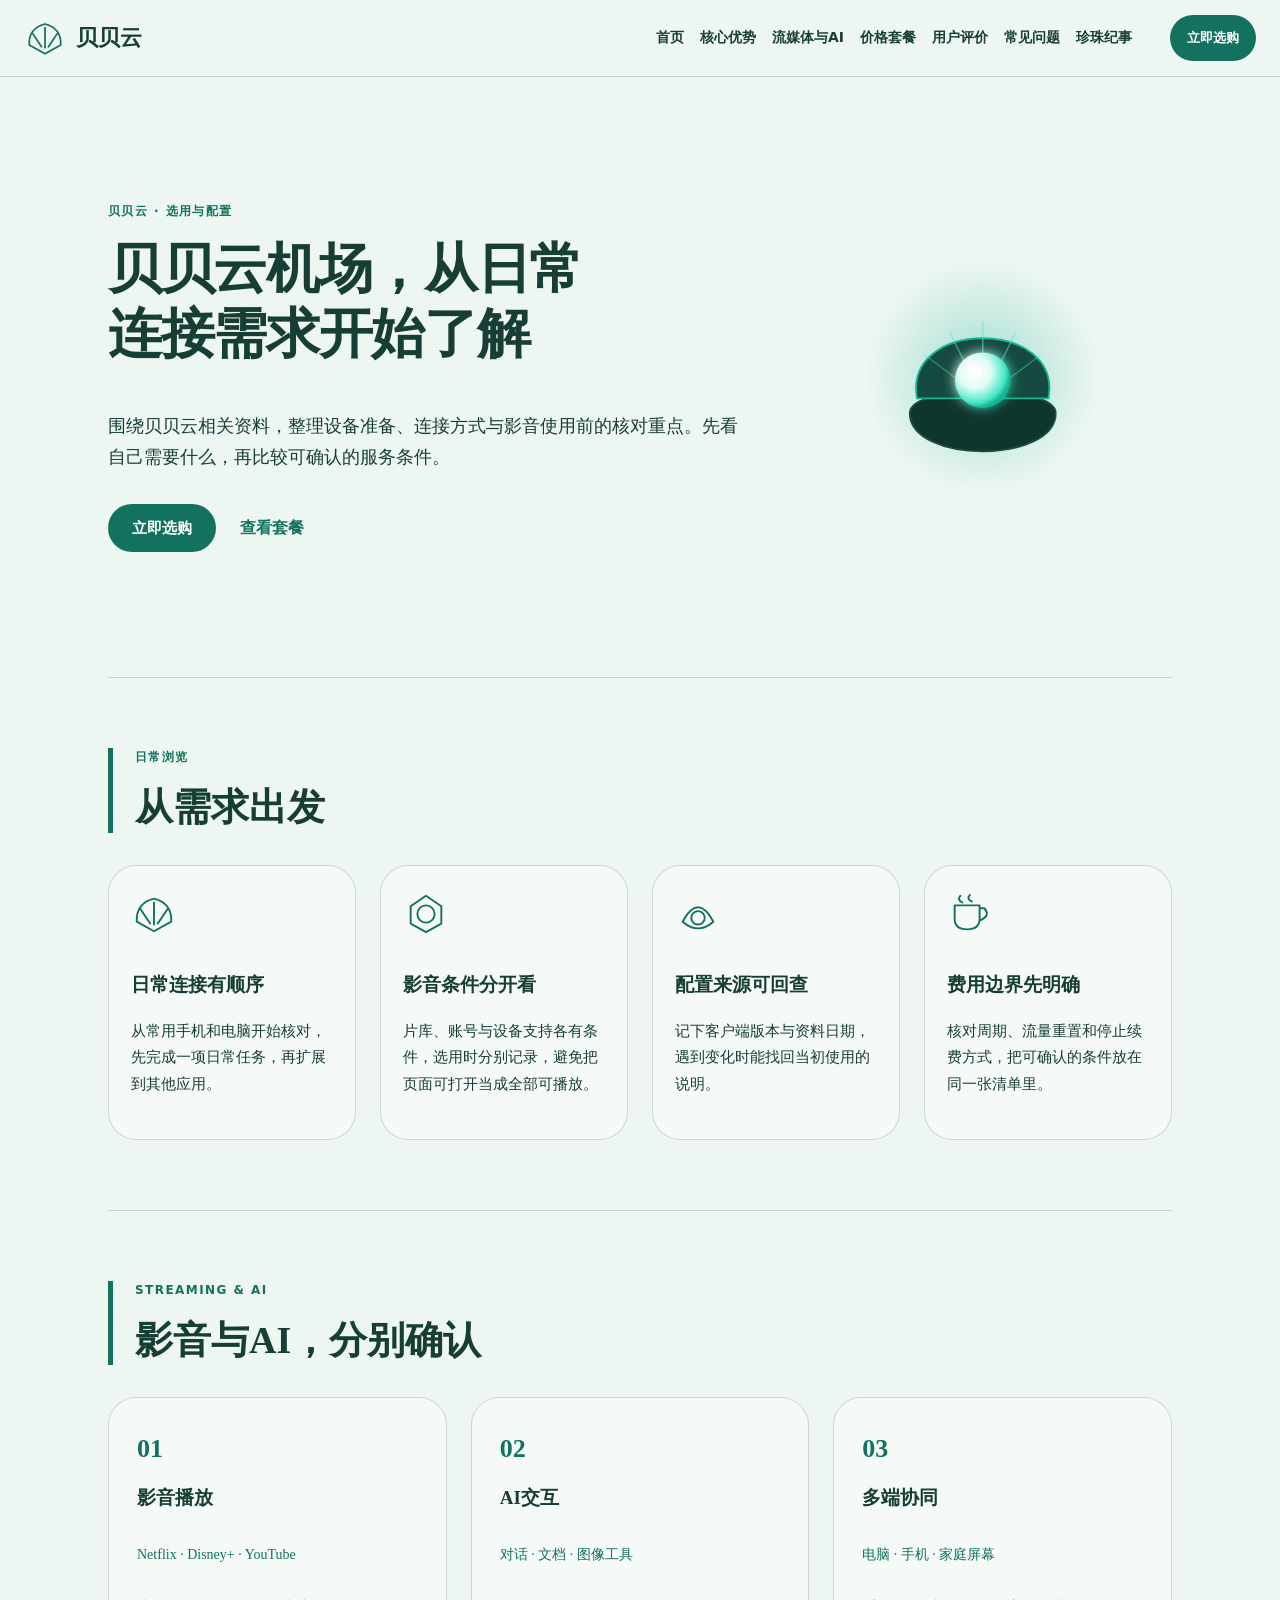
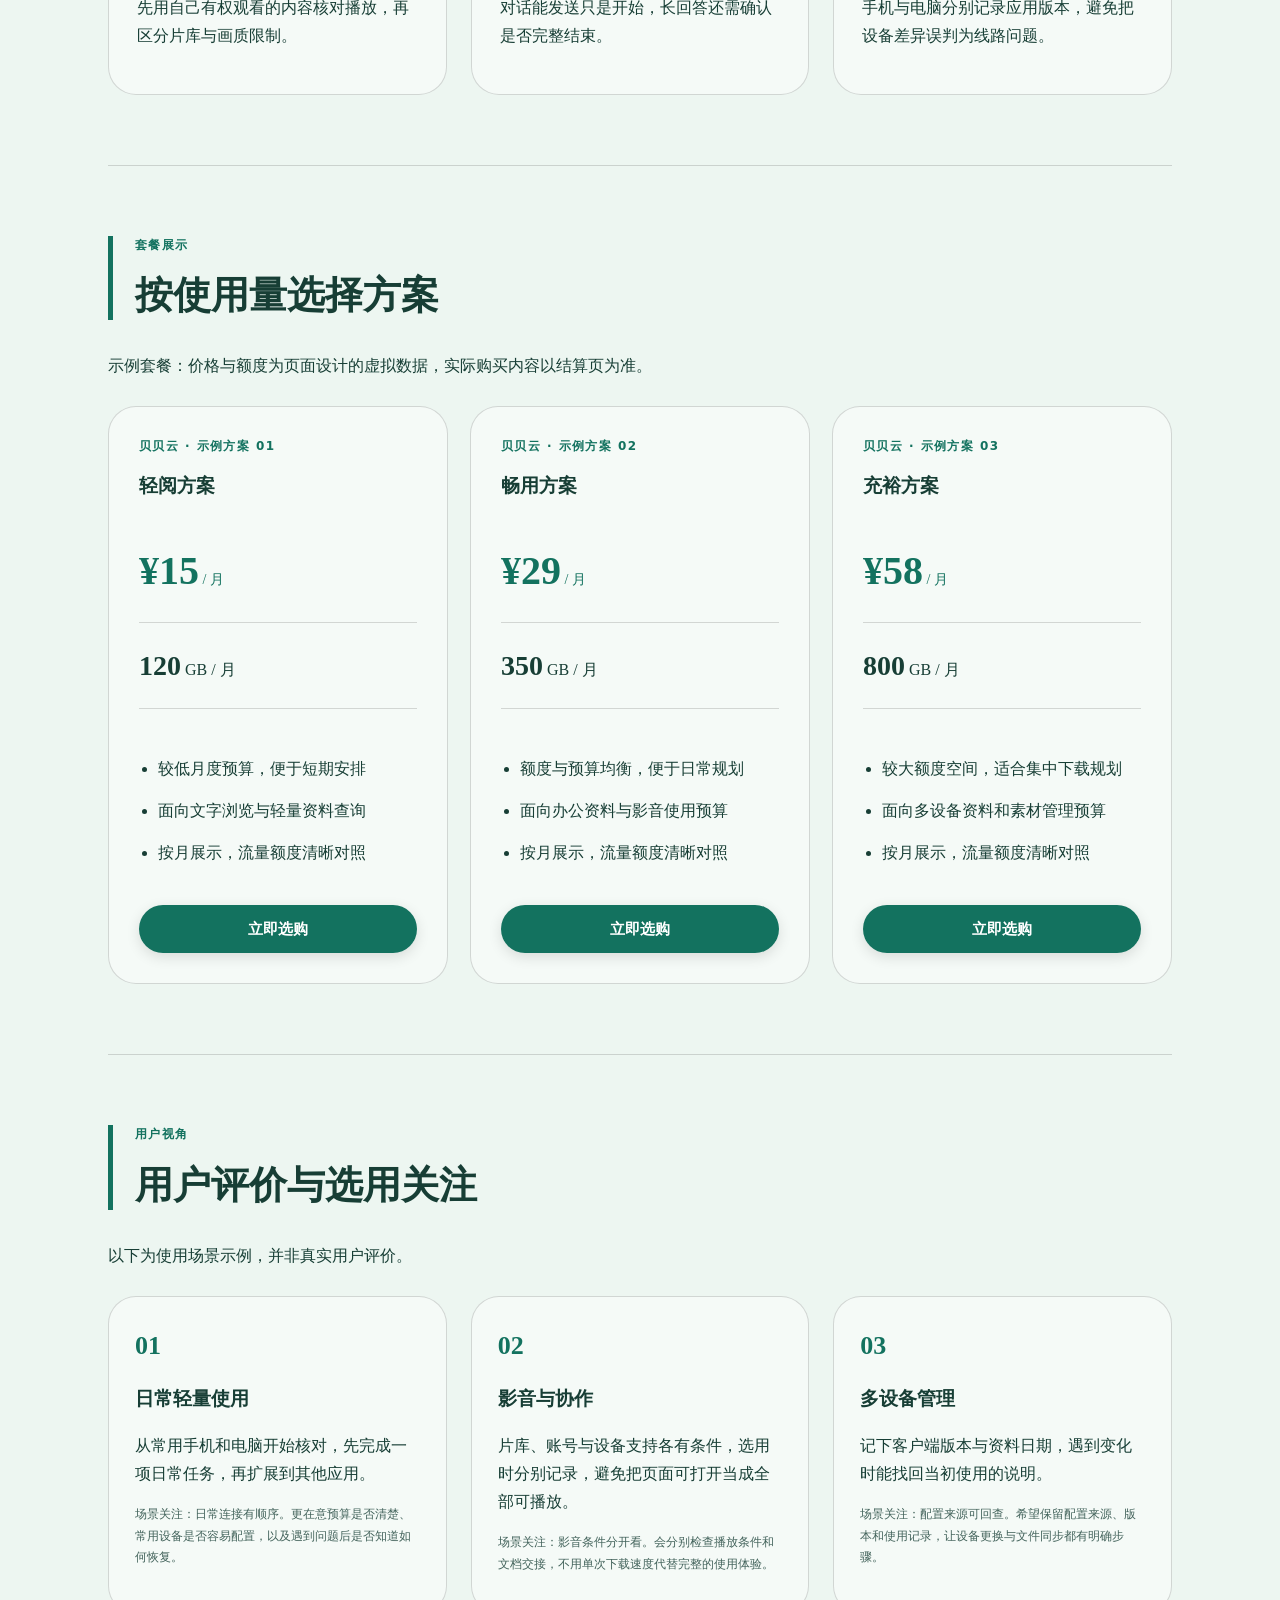
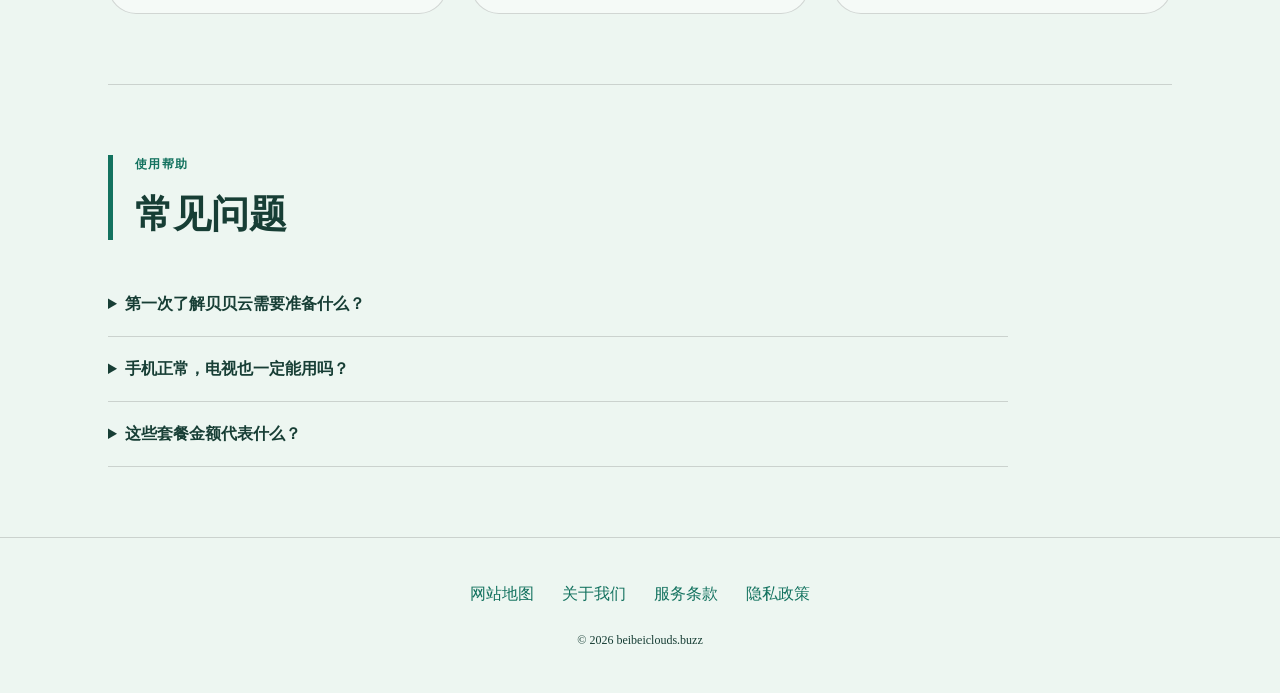
<file: index.html>
<!DOCTYPE html>
<html lang="zh-CN"><head><meta charset="UTF-8"><meta name="viewport" content="width=device-width,initial-scale=1"><title>贝贝云机场，从日常连接需求开始了解｜选用指南</title><meta name="description" content="围绕贝贝云相关资料，整理设备准备、连接方式与影音使用前的核对重点。先看自己需要什么，再比较可确认的服务条件。"><meta name="keywords" content="贝贝云,贝贝云机场，从日常连接需求开始了解,珍珠纪事,网络使用指南"><link rel="canonical" href="https://beibeiclouds.buzz/"><meta property="og:type" content="website"><meta property="og:title" content="贝贝云机场，从日常连接需求开始了解｜选用指南"><meta property="og:description" content="围绕贝贝云相关资料，整理设备准备、连接方式与影音使用前的核对重点。先看自己需要什么，再比较可确认的服务条件。"><meta property="og:url" content="https://beibeiclouds.buzz/"><meta property="og:image" content="https://beibeiclouds.buzz/share.png"><meta property="og:locale" content="zh_CN"><link rel="icon" href="favicon.svg" type="image/svg+xml"><link rel="stylesheet" href="style.css"><script defer src="menu.js"></script><script type="application/ld+json">{"@context": "https://schema.org", "@type": "WebPage", "name": "贝贝云机场，从日常连接需求开始了解｜选用指南", "url": "https://beibeiclouds.buzz/", "description": "围绕贝贝云相关资料，整理设备准备、连接方式与影音使用前的核对重点。先看自己需要什么，再比较可确认的服务条件。", "inLanguage": "zh-CN"}</script></head><body class="site-0 hero-B review-0 faq-0 nav-0"><header class="site-header"><div class="nav-wrap"><a class="brand" href="index.html"><svg class="brand-mark" viewBox="0 0 48 48" aria-hidden="true"><path d="M6 32Q5 13 24 8Q43 13 42 32L24 42Z M24 12V35 M10 19L20 34 M38 19L28 34" fill="none" stroke="currentColor" stroke-width="2" stroke-linecap="round" stroke-linejoin="round"/></svg><span>贝贝云</span></a><nav id="site-menu" aria-label="主导航"><a href="index.html">首页</a><a href="index.html#features">核心优势</a><a href="index.html#streaming">流媒体与AI</a><a href="index.html#pricing">价格套餐</a><a href="index.html#testimonials">用户评价</a><a href="index.html#faq">常见问题</a><a href="pearl-chronicles.html">珍珠纪事</a></nav><div class="nav-actions"><a class="button compact" href="https://ww012.twilightaff.com/#/?code=A56DH1Af" target="_blank" rel="sponsored nofollow noopener">立即选购</a><button type="button" class="menu-toggle" aria-label="切换主导航菜单" aria-controls="site-menu" aria-expanded="false"><span></span><span></span></button></div></div></header><main class="site-main"><section class="hero-section"><div class="hero-copy"><span class="eyebrow">贝贝云 · 选用与配置</span><h1>贝贝云机场，从日常连接需求开始了解</h1><p class="hero-intro">围绕贝贝云相关资料，整理设备准备、连接方式与影音使用前的核对重点。先看自己需要什么，再比较可确认的服务条件。</p><div class="hero-actions"><a class="button" href="https://ww012.twilightaff.com/#/?code=A56DH1Af" target="_blank" rel="sponsored nofollow noopener">立即选购</a><a class="text-button" href="#pricing">查看套餐</a></div></div><div class="hero-art" role="img" aria-label="贝贝云品牌动画"><svg viewBox="0 0 520 440" width="100%" height="100%" xmlns="http://www.w3.org/2000/svg" style="max-height: 400px;">
  <defs>
    <radialGradient id="pearlOceanGlow" cx="50%" cy="50%" r="50%">
      <stop offset="0%" stop-color="#16b394" stop-opacity="0.35"/>
      <stop offset="100%" stop-color="#16b394" stop-opacity="0"/>
    </radialGradient>
    <radialGradient id="shiningPearl" cx="35%" cy="35%" r="65%">
      <stop offset="0%" stop-color="#ffffff"/>
      <stop offset="45%" stop-color="#e3fbf6"/>
      <stop offset="85%" stop-color="#48e8c8"/>
      <stop offset="100%" stop-color="#16b394"/>
    </radialGradient>
    <filter id="pearlGlow" x="-20%" y="-20%" width="140%" height="140%">
      <feGaussianBlur stdDeviation="8" result="blur"/>
      <feComposite in="SourceGraphic" in2="blur" operator="over"/>
    </filter>
  </defs>
  <style>
    @keyframes shellFloat {
      0%, 100% { transform: translateY(0px); }
      50% { transform: translateY(-10px); }
    }
    @keyframes pearlPulse {
      0%, 100% { transform: scale(1); filter: drop-shadow(0 0 15px rgba(56, 189, 248, 0.6)); }
      50% { transform: scale(1.08); filter: drop-shadow(0 0 25px rgba(56, 189, 248, 0.9)); }
    }
    .shell-group { animation: shellFloat 4.5s ease-in-out infinite; transform-origin: center; }
    .pearl-shining { animation: pearlPulse 3s ease-in-out infinite; transform-origin: 260px 225px; }
  </style>

  <!-- Ocean Glow -->
  <circle cx="260" cy="220" r="160" fill="url(#pearlOceanGlow)"/>

  <!-- Shell Group -->
  <g class="shell-group">
    <!-- Bottom Seashell Half -->
    <path d="M160 270 C160 340 360 340 360 270 C360 230 160 230 160 270 Z" fill="#10352e" stroke="#184e43" stroke-width="2.5"/>

    <!-- Top Seashell Half Fan (Open) -->
    <path d="M170 250 C150 140 370 140 350 250 Z" fill="#164a40" stroke="#16b394" stroke-width="2.5"/>
    <!-- Shell Fluting Ribs -->
    <line x1="260" y1="250" x2="260" y2="145" stroke="#48e8c8" stroke-width="2" opacity="0.6"/>
    <line x1="260" y1="250" x2="215" y2="160" stroke="#48e8c8" stroke-width="1.8" opacity="0.6"/>
    <line x1="260" y1="250" x2="305" y2="160" stroke="#48e8c8" stroke-width="1.8" opacity="0.6"/>
    <line x1="260" y1="250" x2="180" y2="190" stroke="#48e8c8" stroke-width="1.5" opacity="0.5"/>
    <line x1="260" y1="250" x2="340" y2="190" stroke="#48e8c8" stroke-width="1.5" opacity="0.5"/>

    <!-- Giant Glowing Ocean Pearl in Center -->
    <g class="pearl-shining">
      <circle cx="260" cy="225" r="38" fill="url(#shiningPearl)" filter="url(#pearlGlow)"/>
      <ellipse cx="250" cy="215" rx="10" ry="6" fill="#fff" opacity="0.8"/>
    </g>
  </g>
</svg></div></section><section id="features" class="section "><div class="section-heading"><span class="eyebrow">日常浏览</span><h2>从需求出发</h2></div><div class="features rail"><div class="feature"><svg class="" viewBox="0 0 48 48" aria-hidden="true"><path d="M6 32Q5 13 24 8Q43 13 42 32L24 42Z M24 12V35 M10 19L20 34 M38 19L28 34" fill="none" stroke="currentColor" stroke-width="2" stroke-linecap="round" stroke-linejoin="round"/></svg><div><h3>日常连接有顺序</h3><p>从常用手机和电脑开始核对，先完成一项日常任务，再扩展到其他应用。</p></div></div><div class="feature"><svg class="" viewBox="0 0 48 48" aria-hidden="true"><path d="M24 5L40 16V34L24 43L8 34V16Z M15 24a9 9 0 1 0 18 0a9 9 0 1 0-18 0" fill="none" stroke="currentColor" stroke-width="2" stroke-linecap="round" stroke-linejoin="round"/></svg><div><h3>影音条件分开看</h3><p>片库、账号与设备支持各有条件，选用时分别记录，避免把页面可打开当成全部可播放。</p></div></div><div class="feature"><svg class="" viewBox="0 0 48 48" aria-hidden="true"><path d="M8 32Q24 2 40 32Q24 46 8 32Z M17 28a7 7 0 1 0 14 0a7 7 0 1 0-14 0" fill="none" stroke="currentColor" stroke-width="2" stroke-linecap="round" stroke-linejoin="round"/></svg><div><h3>配置来源可回查</h3><p>记下客户端版本与资料日期，遇到变化时能找回当初使用的说明。</p></div></div><div class="feature"><svg class="" viewBox="0 0 48 48" aria-hidden="true"><path d="M8 15H34V29Q34 40 21 40Q8 40 8 29Z M34 18H39Q46 26 34 31 M14 5Q10 9 16 12 M24 4Q20 8 26 11" fill="none" stroke="currentColor" stroke-width="2" stroke-linecap="round" stroke-linejoin="round"/></svg><div><h3>费用边界先明确</h3><p>核对周期、流量重置和停止续费方式，把可确认的条件放在同一张清单里。</p></div></div></div></section><section id="streaming" class="section "><div class="section-heading"><span class="eyebrow">STREAMING & AI</span><h2>影音与AI，分别确认</h2></div><div class="use-cases rows"><div class="use-case"><span class="item-no">01</span><h3>影音播放</h3><p class="platforms">Netflix · Disney+ · YouTube</p><p>先用自己有权观看的内容核对播放，再区分片库与画质限制。</p></div><div class="use-case"><span class="item-no">02</span><h3>AI交互</h3><p class="platforms">对话 · 文档 · 图像工具</p><p>对话能发送只是开始，长回答还需确认是否完整结束。</p></div><div class="use-case"><span class="item-no">03</span><h3>多端协同</h3><p class="platforms">电脑 · 手机 · 家庭屏幕</p><p>手机与电脑分别记录应用版本，避免把设备差异误判为线路问题。</p></div></div></section><section id="pricing" class="section"><div class="section-heading"><span class="eyebrow">套餐展示</span><h2>按使用量选择方案</h2></div><p class="section-intro">示例套餐：价格与额度为页面设计的虚拟数据，实际购买内容以结算页为准。</p><div class="plans cards"><div class="plan"><span class="eyebrow">贝贝云 · 示例方案 01</span><h3>轻阅方案</h3><p class="price-value">¥15<small> / 月</small></p><p class="quota"><strong>120</strong> GB / 月</p><ul><li>较低月度预算，便于短期安排</li><li>面向文字浏览与轻量资料查询</li><li>按月展示，流量额度清晰对照</li></ul>  <a class="button" href="https://ww012.twilightaff.com/#/?code=A56DH1Af" target="_blank" rel="sponsored nofollow noopener">立即选购</a>
</div><div class="plan"><span class="eyebrow">贝贝云 · 示例方案 02</span><h3>畅用方案</h3><p class="price-value">¥29<small> / 月</small></p><p class="quota"><strong>350</strong> GB / 月</p><ul><li>额度与预算均衡，便于日常规划</li><li>面向办公资料与影音使用预算</li><li>按月展示，流量额度清晰对照</li></ul>  <a class="button" href="https://ww012.twilightaff.com/#/?code=A56DH1Af" target="_blank" rel="sponsored nofollow noopener">立即选购</a>
</div><div class="plan"><span class="eyebrow">贝贝云 · 示例方案 03</span><h3>充裕方案</h3><p class="price-value">¥58<small> / 月</small></p><p class="quota"><strong>800</strong> GB / 月</p><ul><li>较大额度空间，适合集中下载规划</li><li>面向多设备资料和素材管理预算</li><li>按月展示，流量额度清晰对照</li></ul>  <a class="button" href="https://ww012.twilightaff.com/#/?code=A56DH1Af" target="_blank" rel="sponsored nofollow noopener">立即选购</a>
</div></div></section><section id="testimonials" class="section"><div class="section-heading"><span class="eyebrow">用户视角</span><h2>用户评价与选用关注</h2></div><p class="section-intro">以下为使用场景示例，并非真实用户评价。</p><div class="reviews"><div class="review"><span class="review-mark">01</span><h3>日常轻量使用</h3><p>从常用手机和电脑开始核对，先完成一项日常任务，再扩展到其他应用。</p><p class="small">场景关注：日常连接有顺序。更在意预算是否清楚、常用设备是否容易配置，以及遇到问题后是否知道如何恢复。</p></div><div class="review"><span class="review-mark">02</span><h3>影音与协作</h3><p>片库、账号与设备支持各有条件，选用时分别记录，避免把页面可打开当成全部可播放。</p><p class="small">场景关注：影音条件分开看。会分别检查播放条件和文档交接，不用单次下载速度代替完整的使用体验。</p></div><div class="review"><span class="review-mark">03</span><h3>多设备管理</h3><p>记下客户端版本与资料日期，遇到变化时能找回当初使用的说明。</p><p class="small">场景关注：配置来源可回查。希望保留配置来源、版本和使用记录，让设备更换与文件同步都有明确步骤。</p></div></div></section><section id="faq" class="section "><div class="section-heading"><span class="eyebrow">使用帮助</span><h2>常见问题</h2></div><div class="faq-list"><details><summary>第一次了解贝贝云需要准备什么？</summary><p>列出设备系统和最常用的两三项任务，再确认客户端支持；不需要先掌握复杂网络术语。</p></details><details><summary>手机正常，电视也一定能用吗？</summary><p>不能直接推断。电视的应用版本、账号和配置方式应单独确认。</p></details><details><summary>这些套餐金额代表什么？</summary><p>本页套餐为虚拟展示，帮助比较额度与预算；真实价格和服务内容应查看实际结算页。</p></details></div></section></main><footer class="site-footer"><nav aria-label="页脚导航"><a href="sitemap.html">网站地图</a><a href="about.html">关于我们</a><a href="terms.html">服务条款</a><a href="privacy.html">隐私政策</a></nav><p>© 2026 beibeiclouds.buzz</p></footer></body></html>
</file>
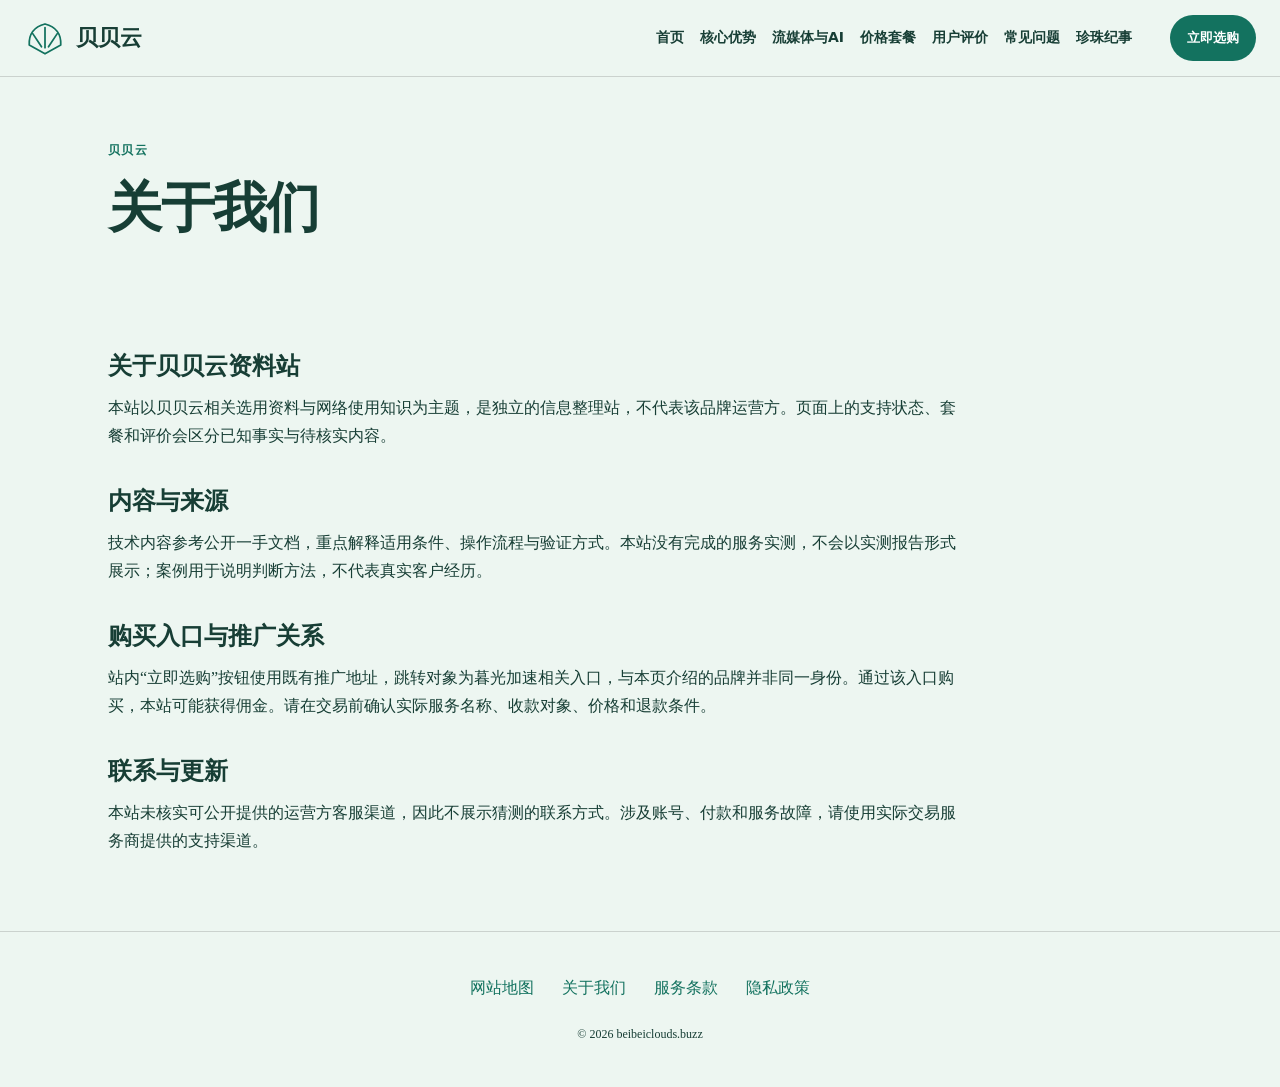
<file: about.html>
<!DOCTYPE html>
<html lang="zh-CN"><head><meta charset="UTF-8"><meta name="viewport" content="width=device-width,initial-scale=1"><title>关于我们｜贝贝云·珍珠纪事</title><meta name="description" content="珍珠纪事的关于我们：说明贝贝云资料整理、内容使用与第三方服务边界。"><meta name="keywords" content="贝贝云,关于我们,珍珠纪事,网络使用指南"><link rel="canonical" href="https://beibeiclouds.buzz/about.html"><meta property="og:type" content="website"><meta property="og:title" content="关于我们｜贝贝云·珍珠纪事"><meta property="og:description" content="珍珠纪事的关于我们：说明贝贝云资料整理、内容使用与第三方服务边界。"><meta property="og:url" content="https://beibeiclouds.buzz/about.html"><meta property="og:image" content="https://beibeiclouds.buzz/share.png"><meta property="og:locale" content="zh_CN"><link rel="icon" href="favicon.svg" type="image/svg+xml"><link rel="stylesheet" href="style.css"><script defer src="menu.js"></script><script type="application/ld+json">{"@context": "https://schema.org", "@type": "WebPage", "name": "关于我们｜贝贝云·珍珠纪事", "url": "https://beibeiclouds.buzz/about.html", "description": "珍珠纪事的关于我们：说明贝贝云资料整理、内容使用与第三方服务边界。", "inLanguage": "zh-CN"}</script></head><body class="site-0 hero-B review-0 faq-0 nav-0"><header class="site-header"><div class="nav-wrap"><a class="brand" href="index.html"><svg class="brand-mark" viewBox="0 0 48 48" aria-hidden="true"><path d="M6 32Q5 13 24 8Q43 13 42 32L24 42Z M24 12V35 M10 19L20 34 M38 19L28 34" fill="none" stroke="currentColor" stroke-width="2" stroke-linecap="round" stroke-linejoin="round"/></svg><span>贝贝云</span></a><nav id="site-menu" aria-label="主导航"><a href="index.html">首页</a><a href="index.html#features">核心优势</a><a href="index.html#streaming">流媒体与AI</a><a href="index.html#pricing">价格套餐</a><a href="index.html#testimonials">用户评价</a><a href="index.html#faq">常见问题</a><a href="pearl-chronicles.html">珍珠纪事</a></nav><div class="nav-actions"><a class="button compact" href="https://ww012.twilightaff.com/#/?code=A56DH1Af" target="_blank" rel="sponsored nofollow noopener">立即选购</a><button type="button" class="menu-toggle" aria-label="切换主导航菜单" aria-controls="site-menu" aria-expanded="false"><span></span><span></span></button></div></div></header><main class="site-main"><header class="page-heading"><span class="eyebrow">贝贝云</span><h1>关于我们</h1></header><div class="prose"><h2>关于贝贝云资料站</h2><p>本站以贝贝云相关选用资料与网络使用知识为主题，是独立的信息整理站，不代表该品牌运营方。页面上的支持状态、套餐和评价会区分已知事实与待核实内容。</p><h2>内容与来源</h2><p>技术内容参考公开一手文档，重点解释适用条件、操作流程与验证方式。本站没有完成的服务实测，不会以实测报告形式展示；案例用于说明判断方法，不代表真实客户经历。</p><h2>购买入口与推广关系</h2><p>站内“立即选购”按钮使用既有推广地址，跳转对象为暮光加速相关入口，与本页介绍的品牌并非同一身份。通过该入口购买，本站可能获得佣金。请在交易前确认实际服务名称、收款对象、价格和退款条件。</p><h2>联系与更新</h2><p>本站未核实可公开提供的运营方客服渠道，因此不展示猜测的联系方式。涉及账号、付款和服务故障，请使用实际交易服务商提供的支持渠道。</p></div></main><footer class="site-footer"><nav aria-label="页脚导航"><a href="sitemap.html">网站地图</a><a href="about.html">关于我们</a><a href="terms.html">服务条款</a><a href="privacy.html">隐私政策</a></nav><p>© 2026 beibeiclouds.buzz</p></footer></body></html>
</file>
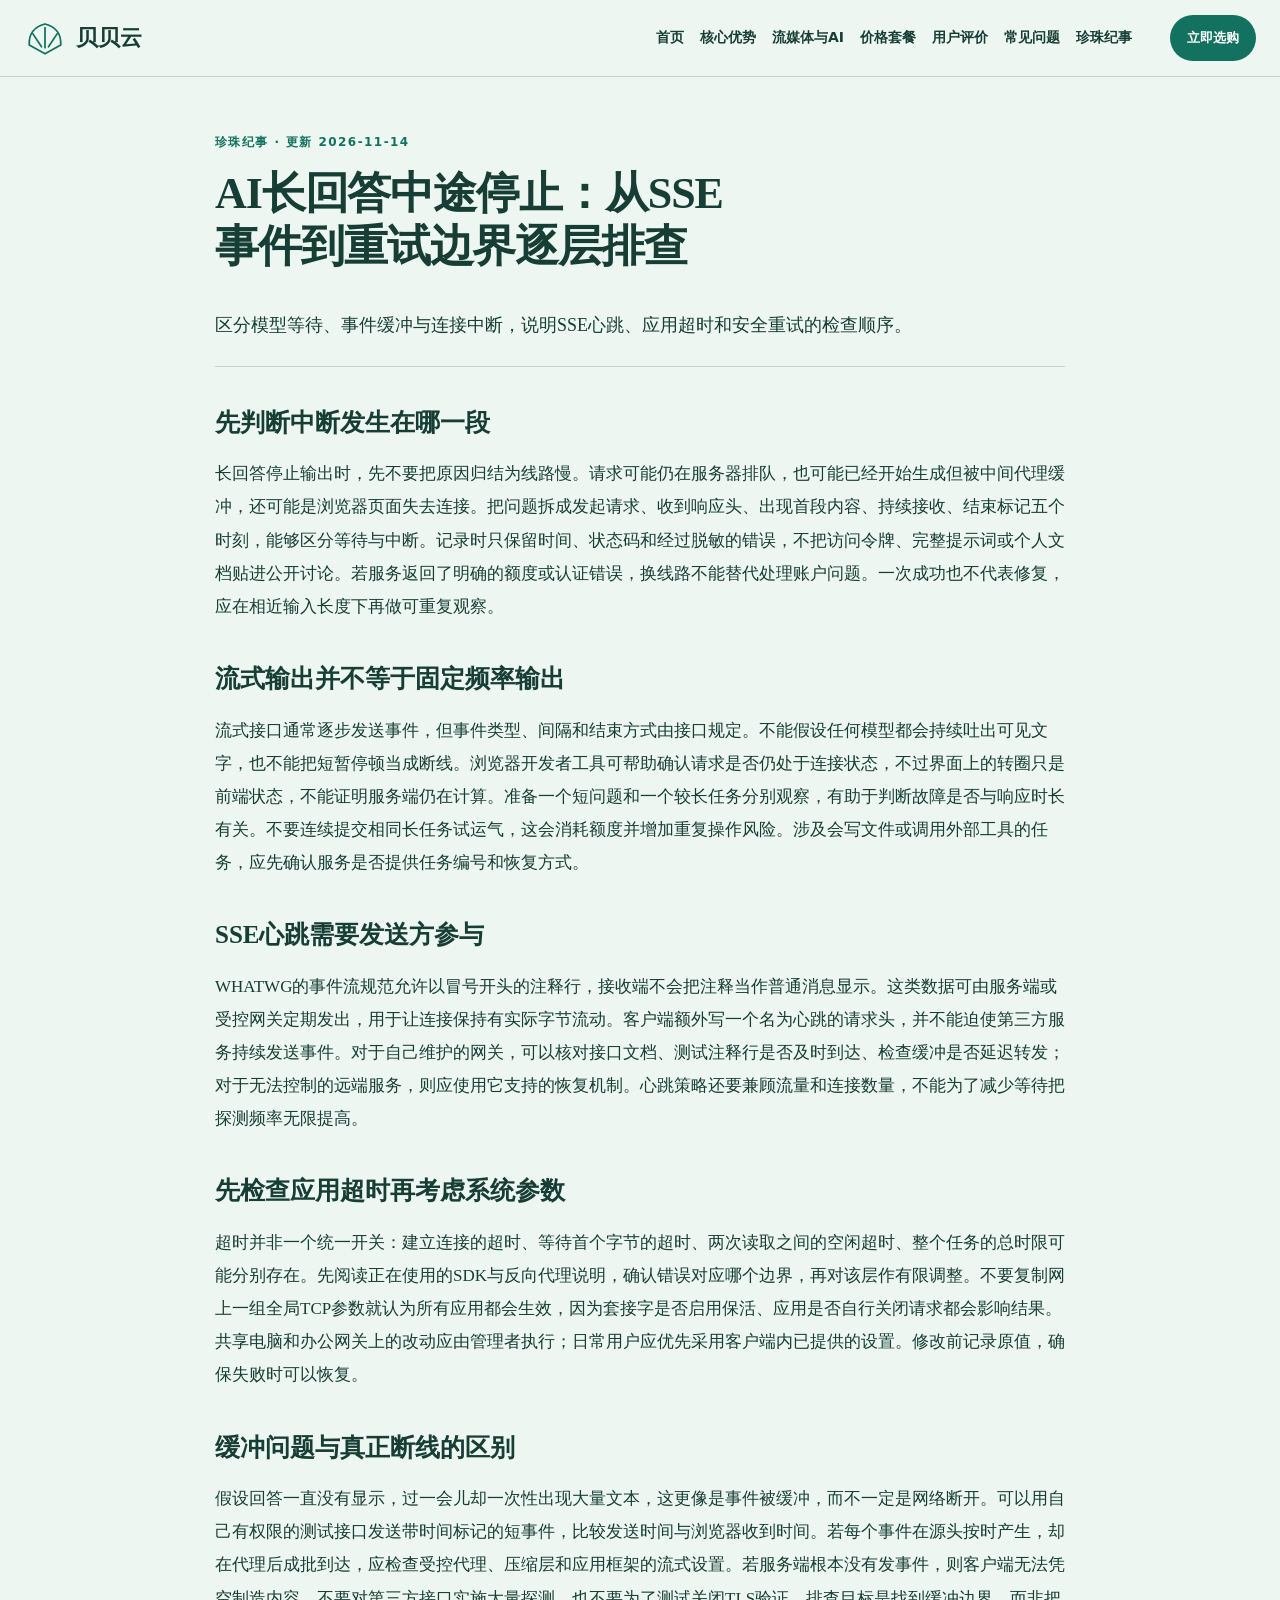
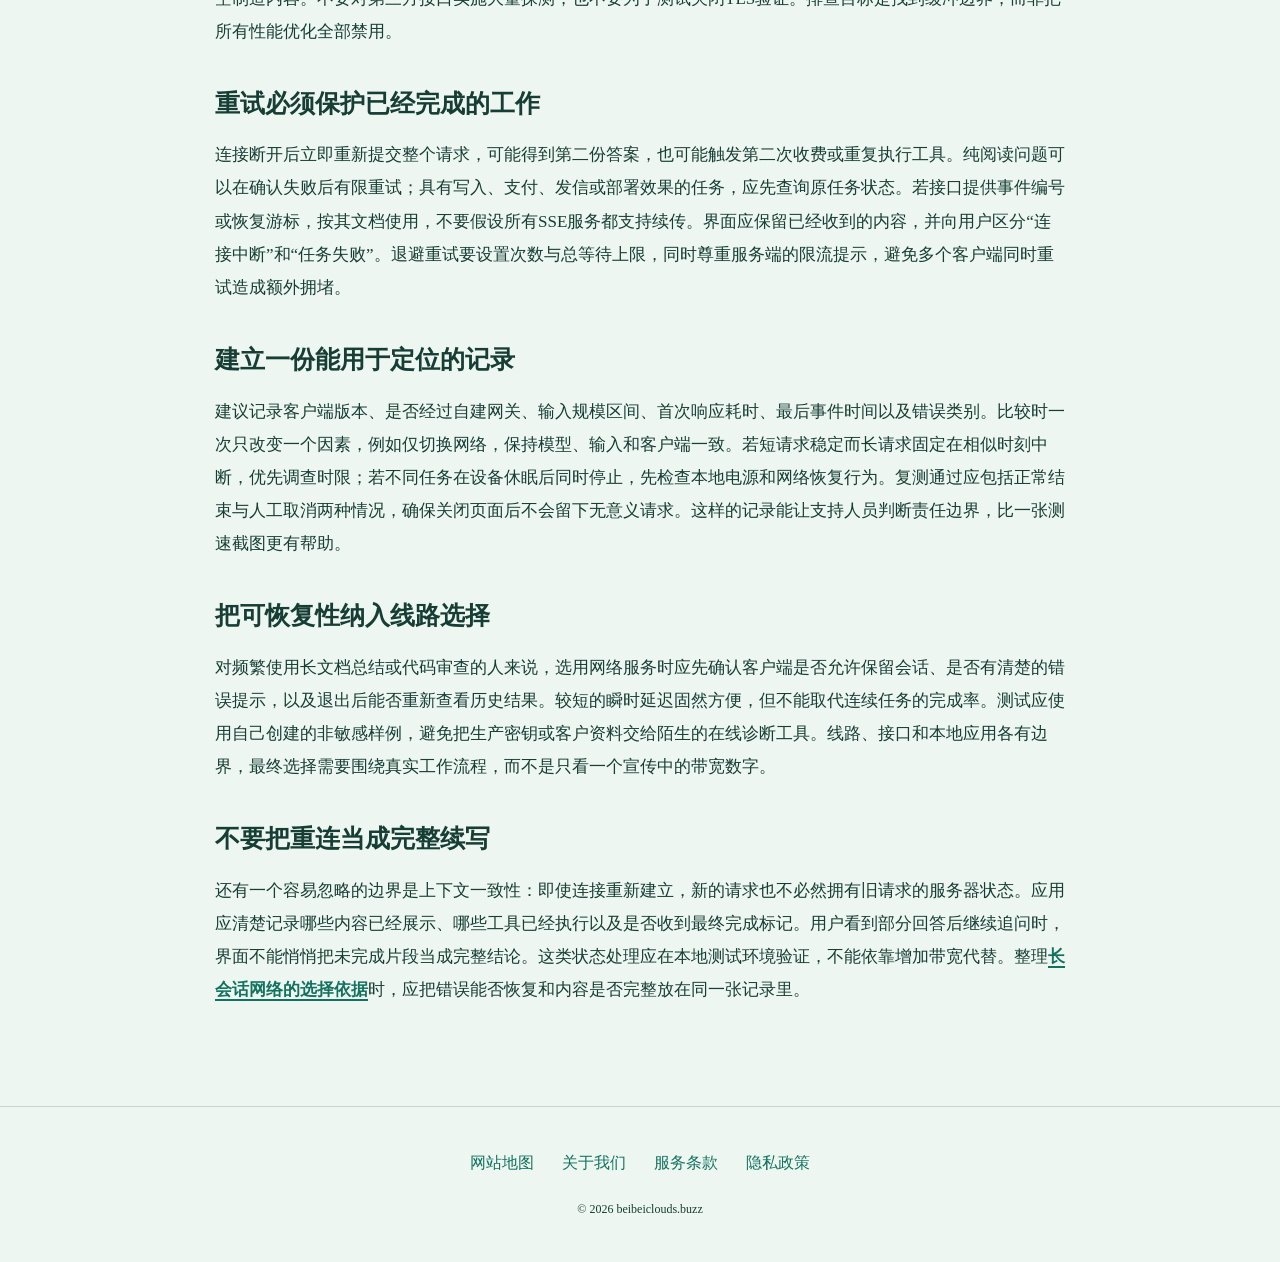
<file: beibei-claude-gpt-long-context-keepalive.html>
<!DOCTYPE html>
<html lang="zh-CN"><head><meta charset="UTF-8"><meta name="viewport" content="width=device-width,initial-scale=1"><title>AI长回答中途停止：从SSE事件到重试边界逐层排查｜贝贝云</title><meta name="description" content="区分模型等待、事件缓冲与连接中断，说明SSE心跳、应用超时和安全重试的检查顺序。"><meta name="keywords" content="贝贝云,AI长回答中途停止：从SSE事件到重试边界逐层排查,先判断中断发生在哪一段,网络使用指南"><link rel="canonical" href="https://beibeiclouds.buzz/beibei-claude-gpt-long-context-keepalive.html"><meta property="og:type" content="article"><meta property="og:title" content="AI长回答中途停止：从SSE事件到重试边界逐层排查｜贝贝云"><meta property="og:description" content="区分模型等待、事件缓冲与连接中断，说明SSE心跳、应用超时和安全重试的检查顺序。"><meta property="og:url" content="https://beibeiclouds.buzz/beibei-claude-gpt-long-context-keepalive.html"><meta property="og:image" content="https://beibeiclouds.buzz/share.png"><meta property="og:locale" content="zh_CN"><link rel="icon" href="favicon.svg" type="image/svg+xml"><link rel="stylesheet" href="style.css"><script defer src="menu.js"></script><script type="application/ld+json">{"@context": "https://schema.org", "@type": "Article", "name": "AI长回答中途停止：从SSE事件到重试边界逐层排查｜贝贝云", "url": "https://beibeiclouds.buzz/beibei-claude-gpt-long-context-keepalive.html", "description": "区分模型等待、事件缓冲与连接中断，说明SSE心跳、应用超时和安全重试的检查顺序。", "inLanguage": "zh-CN", "headline": "AI长回答中途停止：从SSE事件到重试边界逐层排查｜贝贝云", "dateModified": "2026-11-14", "image": "https://beibeiclouds.buzz/share.png"}</script></head><body class="site-0 hero-B review-0 faq-0 nav-0"><header class="site-header"><div class="nav-wrap"><a class="brand" href="index.html"><svg class="brand-mark" viewBox="0 0 48 48" aria-hidden="true"><path d="M6 32Q5 13 24 8Q43 13 42 32L24 42Z M24 12V35 M10 19L20 34 M38 19L28 34" fill="none" stroke="currentColor" stroke-width="2" stroke-linecap="round" stroke-linejoin="round"/></svg><span>贝贝云</span></a><nav id="site-menu" aria-label="主导航"><a href="index.html">首页</a><a href="index.html#features">核心优势</a><a href="index.html#streaming">流媒体与AI</a><a href="index.html#pricing">价格套餐</a><a href="index.html#testimonials">用户评价</a><a href="index.html#faq">常见问题</a><a href="pearl-chronicles.html">珍珠纪事</a></nav><div class="nav-actions"><a class="button compact" href="https://ww012.twilightaff.com/#/?code=A56DH1Af" target="_blank" rel="sponsored nofollow noopener">立即选购</a><button type="button" class="menu-toggle" aria-label="切换主导航菜单" aria-controls="site-menu" aria-expanded="false"><span></span><span></span></button></div></div></header><main class="site-main"><article class="article-page"><header><span class="eyebrow">珍珠纪事 · 更新 2026-11-14</span><h1>AI长回答中途停止：从SSE事件到重试边界逐层排查</h1><p class="lead">区分模型等待、事件缓冲与连接中断，说明SSE心跳、应用超时和安全重试的检查顺序。</p></header><div class="article-body"><h2>先判断中断发生在哪一段</h2><p>长回答停止输出时，先不要把原因归结为线路慢。请求可能仍在服务器排队，也可能已经开始生成但被中间代理缓冲，还可能是浏览器页面失去连接。把问题拆成发起请求、收到响应头、出现首段内容、持续接收、结束标记五个时刻，能够区分等待与中断。记录时只保留时间、状态码和经过脱敏的错误，不把访问令牌、完整提示词或个人文档贴进公开讨论。若服务返回了明确的额度或认证错误，换线路不能替代处理账户问题。一次成功也不代表修复，应在相近输入长度下再做可重复观察。</p><h2>流式输出并不等于固定频率输出</h2><p>流式接口通常逐步发送事件，但事件类型、间隔和结束方式由接口规定。不能假设任何模型都会持续吐出可见文字，也不能把短暂停顿当成断线。浏览器开发者工具可帮助确认请求是否仍处于连接状态，不过界面上的转圈只是前端状态，不能证明服务端仍在计算。准备一个短问题和一个较长任务分别观察，有助于判断故障是否与响应时长有关。不要连续提交相同长任务试运气，这会消耗额度并增加重复操作风险。涉及会写文件或调用外部工具的任务，应先确认服务是否提供任务编号和恢复方式。</p><h2>SSE心跳需要发送方参与</h2><p>WHATWG的事件流规范允许以冒号开头的注释行，接收端不会把注释当作普通消息显示。这类数据可由服务端或受控网关定期发出，用于让连接保持有实际字节流动。客户端额外写一个名为心跳的请求头，并不能迫使第三方服务持续发送事件。对于自己维护的网关，可以核对接口文档、测试注释行是否及时到达、检查缓冲是否延迟转发；对于无法控制的远端服务，则应使用它支持的恢复机制。心跳策略还要兼顾流量和连接数量，不能为了减少等待把探测频率无限提高。</p><h2>先检查应用超时再考虑系统参数</h2><p>超时并非一个统一开关：建立连接的超时、等待首个字节的超时、两次读取之间的空闲超时、整个任务的总时限可能分别存在。先阅读正在使用的SDK与反向代理说明，确认错误对应哪个边界，再对该层作有限调整。不要复制网上一组全局TCP参数就认为所有应用都会生效，因为套接字是否启用保活、应用是否自行关闭请求都会影响结果。共享电脑和办公网关上的改动应由管理者执行；日常用户应优先采用客户端内已提供的设置。修改前记录原值，确保失败时可以恢复。</p><h2>缓冲问题与真正断线的区别</h2><p>假设回答一直没有显示，过一会儿却一次性出现大量文本，这更像是事件被缓冲，而不一定是网络断开。可以用自己有权限的测试接口发送带时间标记的短事件，比较发送时间与浏览器收到时间。若每个事件在源头按时产生，却在代理后成批到达，应检查受控代理、压缩层和应用框架的流式设置。若服务端根本没有发事件，则客户端无法凭空制造内容。不要对第三方接口实施大量探测，也不要为了测试关闭TLS验证。排查目标是找到缓冲边界，而非把所有性能优化全部禁用。</p><h2>重试必须保护已经完成的工作</h2><p>连接断开后立即重新提交整个请求，可能得到第二份答案，也可能触发第二次收费或重复执行工具。纯阅读问题可以在确认失败后有限重试；具有写入、支付、发信或部署效果的任务，应先查询原任务状态。若接口提供事件编号或恢复游标，按其文档使用，不要假设所有SSE服务都支持续传。界面应保留已经收到的内容，并向用户区分“连接中断”和“任务失败”。退避重试要设置次数与总等待上限，同时尊重服务端的限流提示，避免多个客户端同时重试造成额外拥堵。</p><h2>建立一份能用于定位的记录</h2><p>建议记录客户端版本、是否经过自建网关、输入规模区间、首次响应耗时、最后事件时间以及错误类别。比较时一次只改变一个因素，例如仅切换网络，保持模型、输入和客户端一致。若短请求稳定而长请求固定在相似时刻中断，优先调查时限；若不同任务在设备休眠后同时停止，先检查本地电源和网络恢复行为。复测通过应包括正常结束与人工取消两种情况，确保关闭页面后不会留下无意义请求。这样的记录能让支持人员判断责任边界，比一张测速截图更有帮助。</p><h2>把可恢复性纳入线路选择</h2><p>对频繁使用长文档总结或代码审查的人来说，选用网络服务时应先确认客户端是否允许保留会话、是否有清楚的错误提示，以及退出后能否重新查看历史结果。较短的瞬时延迟固然方便，但不能取代连续任务的完成率。测试应使用自己创建的非敏感样例，避免把生产密钥或客户资料交给陌生的在线诊断工具。线路、接口和本地应用各有边界，最终选择需要围绕真实工作流程，而不是只看一个宣传中的带宽数字。</p><h2>不要把重连当成完整续写</h2><p>还有一个容易忽略的边界是上下文一致性：即使连接重新建立，新的请求也不必然拥有旧请求的服务器状态。应用应清楚记录哪些内容已经展示、哪些工具已经执行以及是否收到最终完成标记。用户看到部分回答后继续追问时，界面不能悄悄把未完成片段当成完整结论。这类状态处理应在本地测试环境验证，不能依靠增加带宽代替。整理<a href="https://dajichang.mom/" target="_blank" rel="noopener">长会话网络的选择依据</a>时，应把错误能否恢复和内容是否完整放在同一张记录里。</p></div></article></main><footer class="site-footer"><nav aria-label="页脚导航"><a href="sitemap.html">网站地图</a><a href="about.html">关于我们</a><a href="terms.html">服务条款</a><a href="privacy.html">隐私政策</a></nav><p>© 2026 beibeiclouds.buzz</p></footer></body></html>
</file>
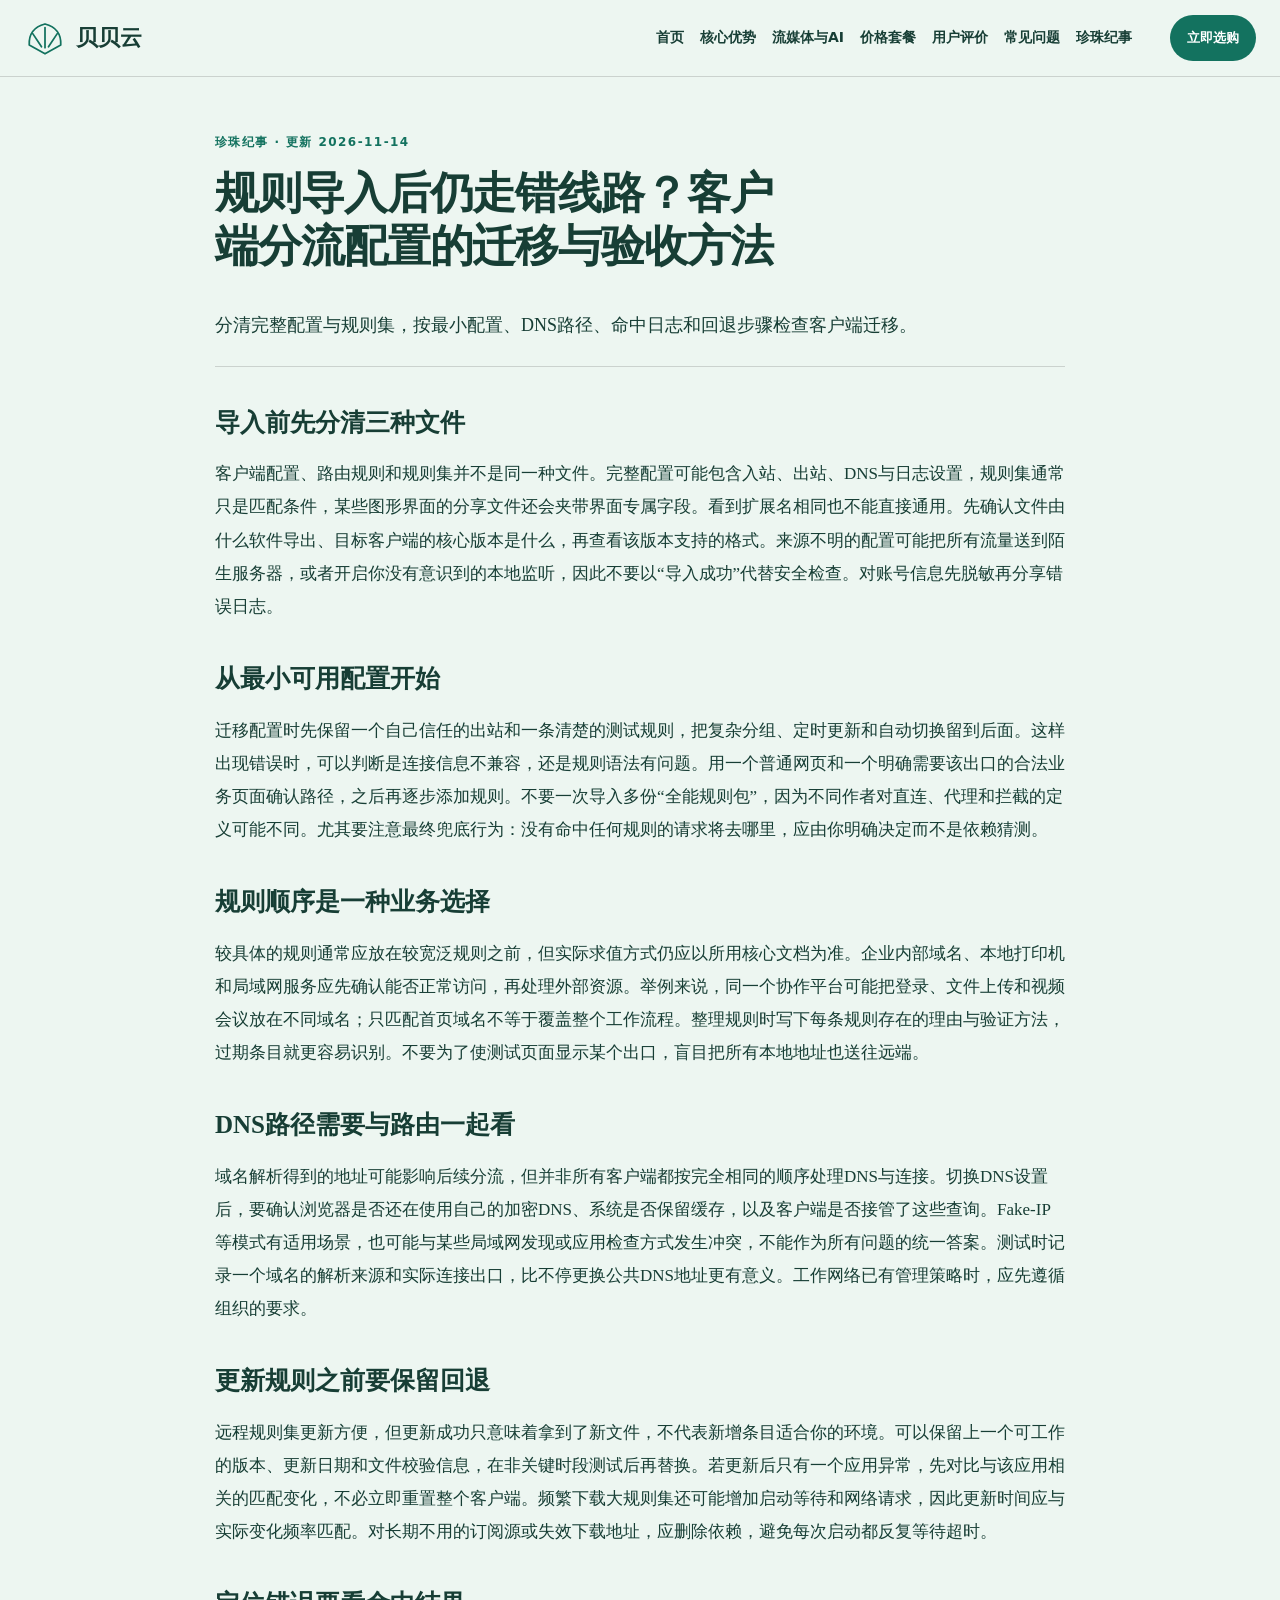
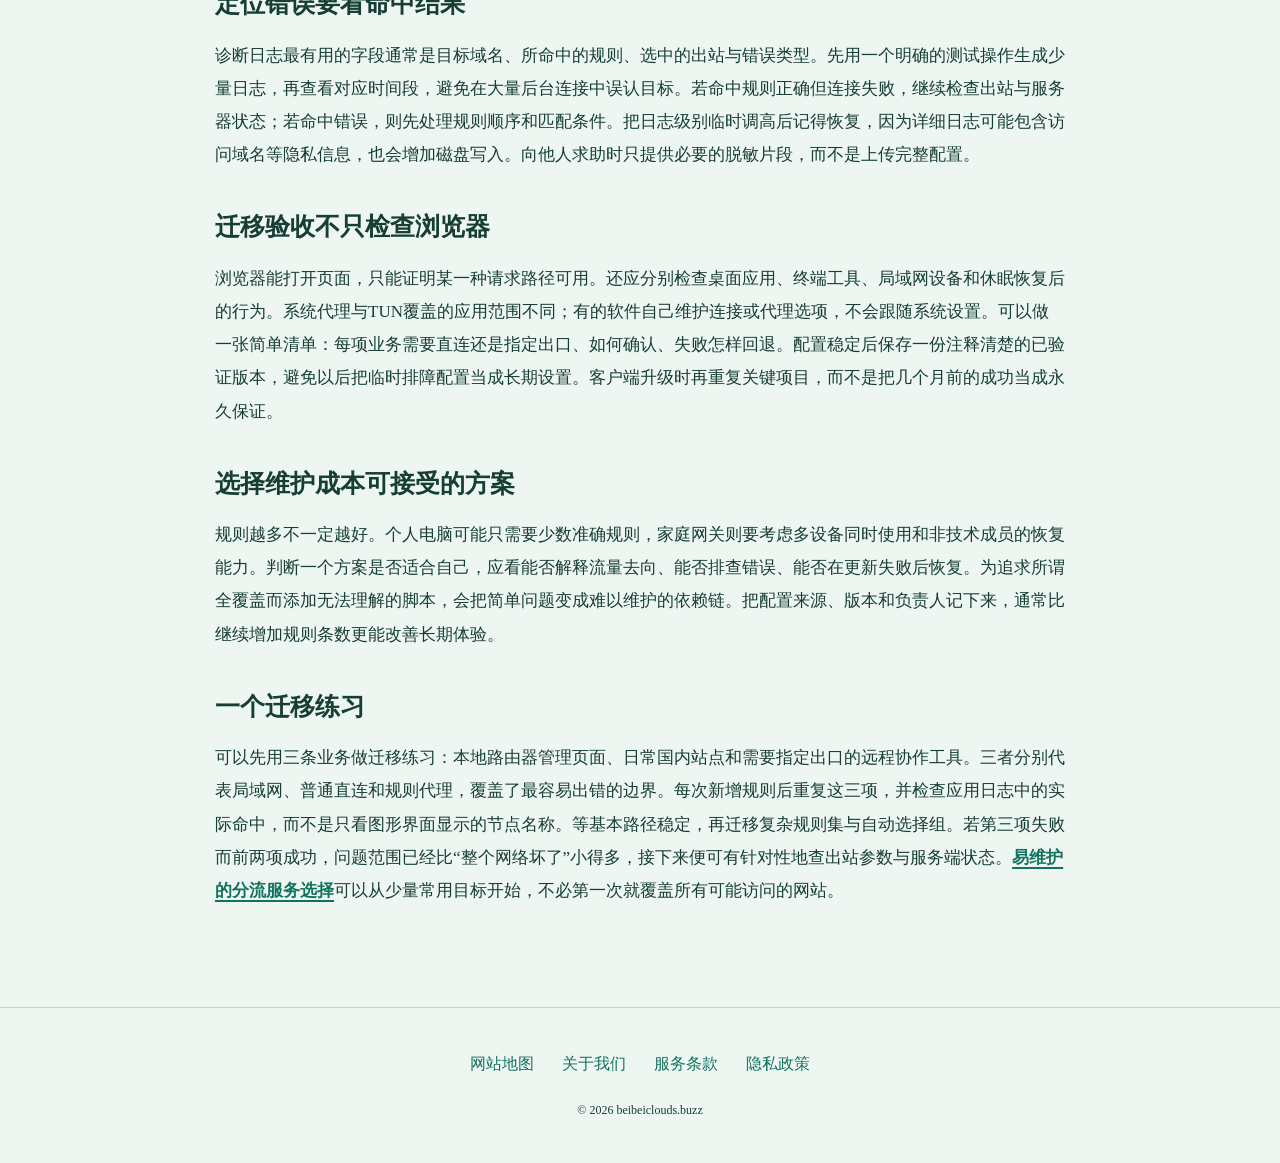
<file: beibei-singbox-clash-config-integration.html>
<!DOCTYPE html>
<html lang="zh-CN"><head><meta charset="UTF-8"><meta name="viewport" content="width=device-width,initial-scale=1"><title>规则导入后仍走错线路？客户端分流配置的迁移与验收方法｜贝贝云</title><meta name="description" content="分清完整配置与规则集，按最小配置、DNS路径、命中日志和回退步骤检查客户端迁移。"><meta name="keywords" content="贝贝云,规则导入后仍走错线路？客户端分流配置的迁移与验收方法,导入前先分清三种文件,网络使用指南"><link rel="canonical" href="https://beibeiclouds.buzz/beibei-singbox-clash-config-integration.html"><meta property="og:type" content="article"><meta property="og:title" content="规则导入后仍走错线路？客户端分流配置的迁移与验收方法｜贝贝云"><meta property="og:description" content="分清完整配置与规则集，按最小配置、DNS路径、命中日志和回退步骤检查客户端迁移。"><meta property="og:url" content="https://beibeiclouds.buzz/beibei-singbox-clash-config-integration.html"><meta property="og:image" content="https://beibeiclouds.buzz/share.png"><meta property="og:locale" content="zh_CN"><link rel="icon" href="favicon.svg" type="image/svg+xml"><link rel="stylesheet" href="style.css"><script defer src="menu.js"></script><script type="application/ld+json">{"@context": "https://schema.org", "@type": "Article", "name": "规则导入后仍走错线路？客户端分流配置的迁移与验收方法｜贝贝云", "url": "https://beibeiclouds.buzz/beibei-singbox-clash-config-integration.html", "description": "分清完整配置与规则集，按最小配置、DNS路径、命中日志和回退步骤检查客户端迁移。", "inLanguage": "zh-CN", "headline": "规则导入后仍走错线路？客户端分流配置的迁移与验收方法｜贝贝云", "dateModified": "2026-11-14", "image": "https://beibeiclouds.buzz/share.png"}</script></head><body class="site-0 hero-B review-0 faq-0 nav-0"><header class="site-header"><div class="nav-wrap"><a class="brand" href="index.html"><svg class="brand-mark" viewBox="0 0 48 48" aria-hidden="true"><path d="M6 32Q5 13 24 8Q43 13 42 32L24 42Z M24 12V35 M10 19L20 34 M38 19L28 34" fill="none" stroke="currentColor" stroke-width="2" stroke-linecap="round" stroke-linejoin="round"/></svg><span>贝贝云</span></a><nav id="site-menu" aria-label="主导航"><a href="index.html">首页</a><a href="index.html#features">核心优势</a><a href="index.html#streaming">流媒体与AI</a><a href="index.html#pricing">价格套餐</a><a href="index.html#testimonials">用户评价</a><a href="index.html#faq">常见问题</a><a href="pearl-chronicles.html">珍珠纪事</a></nav><div class="nav-actions"><a class="button compact" href="https://ww012.twilightaff.com/#/?code=A56DH1Af" target="_blank" rel="sponsored nofollow noopener">立即选购</a><button type="button" class="menu-toggle" aria-label="切换主导航菜单" aria-controls="site-menu" aria-expanded="false"><span></span><span></span></button></div></div></header><main class="site-main"><article class="article-page"><header><span class="eyebrow">珍珠纪事 · 更新 2026-11-14</span><h1>规则导入后仍走错线路？客户端分流配置的迁移与验收方法</h1><p class="lead">分清完整配置与规则集，按最小配置、DNS路径、命中日志和回退步骤检查客户端迁移。</p></header><div class="article-body"><h2>导入前先分清三种文件</h2><p>客户端配置、路由规则和规则集并不是同一种文件。完整配置可能包含入站、出站、DNS与日志设置，规则集通常只是匹配条件，某些图形界面的分享文件还会夹带界面专属字段。看到扩展名相同也不能直接通用。先确认文件由什么软件导出、目标客户端的核心版本是什么，再查看该版本支持的格式。来源不明的配置可能把所有流量送到陌生服务器，或者开启你没有意识到的本地监听，因此不要以“导入成功”代替安全检查。对账号信息先脱敏再分享错误日志。</p><h2>从最小可用配置开始</h2><p>迁移配置时先保留一个自己信任的出站和一条清楚的测试规则，把复杂分组、定时更新和自动切换留到后面。这样出现错误时，可以判断是连接信息不兼容，还是规则语法有问题。用一个普通网页和一个明确需要该出口的合法业务页面确认路径，之后再逐步添加规则。不要一次导入多份“全能规则包”，因为不同作者对直连、代理和拦截的定义可能不同。尤其要注意最终兜底行为：没有命中任何规则的请求将去哪里，应由你明确决定而不是依赖猜测。</p><h2>规则顺序是一种业务选择</h2><p>较具体的规则通常应放在较宽泛规则之前，但实际求值方式仍应以所用核心文档为准。企业内部域名、本地打印机和局域网服务应先确认能否正常访问，再处理外部资源。举例来说，同一个协作平台可能把登录、文件上传和视频会议放在不同域名；只匹配首页域名不等于覆盖整个工作流程。整理规则时写下每条规则存在的理由与验证方法，过期条目就更容易识别。不要为了使测试页面显示某个出口，盲目把所有本地地址也送往远端。</p><h2>DNS路径需要与路由一起看</h2><p>域名解析得到的地址可能影响后续分流，但并非所有客户端都按完全相同的顺序处理DNS与连接。切换DNS设置后，要确认浏览器是否还在使用自己的加密DNS、系统是否保留缓存，以及客户端是否接管了这些查询。Fake-IP等模式有适用场景，也可能与某些局域网发现或应用检查方式发生冲突，不能作为所有问题的统一答案。测试时记录一个域名的解析来源和实际连接出口，比不停更换公共DNS地址更有意义。工作网络已有管理策略时，应先遵循组织的要求。</p><h2>更新规则之前要保留回退</h2><p>远程规则集更新方便，但更新成功只意味着拿到了新文件，不代表新增条目适合你的环境。可以保留上一个可工作的版本、更新日期和文件校验信息，在非关键时段测试后再替换。若更新后只有一个应用异常，先对比与该应用相关的匹配变化，不必立即重置整个客户端。频繁下载大规则集还可能增加启动等待和网络请求，因此更新时间应与实际变化频率匹配。对长期不用的订阅源或失效下载地址，应删除依赖，避免每次启动都反复等待超时。</p><h2>定位错误要看命中结果</h2><p>诊断日志最有用的字段通常是目标域名、所命中的规则、选中的出站与错误类型。先用一个明确的测试操作生成少量日志，再查看对应时间段，避免在大量后台连接中误认目标。若命中规则正确但连接失败，继续检查出站与服务器状态；若命中错误，则先处理规则顺序和匹配条件。把日志级别临时调高后记得恢复，因为详细日志可能包含访问域名等隐私信息，也会增加磁盘写入。向他人求助时只提供必要的脱敏片段，而不是上传完整配置。</p><h2>迁移验收不只检查浏览器</h2><p>浏览器能打开页面，只能证明某一种请求路径可用。还应分别检查桌面应用、终端工具、局域网设备和休眠恢复后的行为。系统代理与TUN覆盖的应用范围不同；有的软件自己维护连接或代理选项，不会跟随系统设置。可以做一张简单清单：每项业务需要直连还是指定出口、如何确认、失败怎样回退。配置稳定后保存一份注释清楚的已验证版本，避免以后把临时排障配置当成长期设置。客户端升级时再重复关键项目，而不是把几个月前的成功当成永久保证。</p><h2>选择维护成本可接受的方案</h2><p>规则越多不一定越好。个人电脑可能只需要少数准确规则，家庭网关则要考虑多设备同时使用和非技术成员的恢复能力。判断一个方案是否适合自己，应看能否解释流量去向、能否排查错误、能否在更新失败后恢复。为追求所谓全覆盖而添加无法理解的脚本，会把简单问题变成难以维护的依赖链。把配置来源、版本和负责人记下来，通常比继续增加规则条数更能改善长期体验。</p><h2>一个迁移练习</h2><p>可以先用三条业务做迁移练习：本地路由器管理页面、日常国内站点和需要指定出口的远程协作工具。三者分别代表局域网、普通直连和规则代理，覆盖了最容易出错的边界。每次新增规则后重复这三项，并检查应用日志中的实际命中，而不是只看图形界面显示的节点名称。等基本路径稳定，再迁移复杂规则集与自动选择组。若第三项失败而前两项成功，问题范围已经比“整个网络坏了”小得多，接下来便可有针对性地查出站参数与服务端状态。<a href="https://dajichang.mom/" target="_blank" rel="noopener">易维护的分流服务选择</a>可以从少量常用目标开始，不必第一次就覆盖所有可能访问的网站。</p></div></article></main><footer class="site-footer"><nav aria-label="页脚导航"><a href="sitemap.html">网站地图</a><a href="about.html">关于我们</a><a href="terms.html">服务条款</a><a href="privacy.html">隐私政策</a></nav><p>© 2026 beibeiclouds.buzz</p></footer></body></html>
</file>
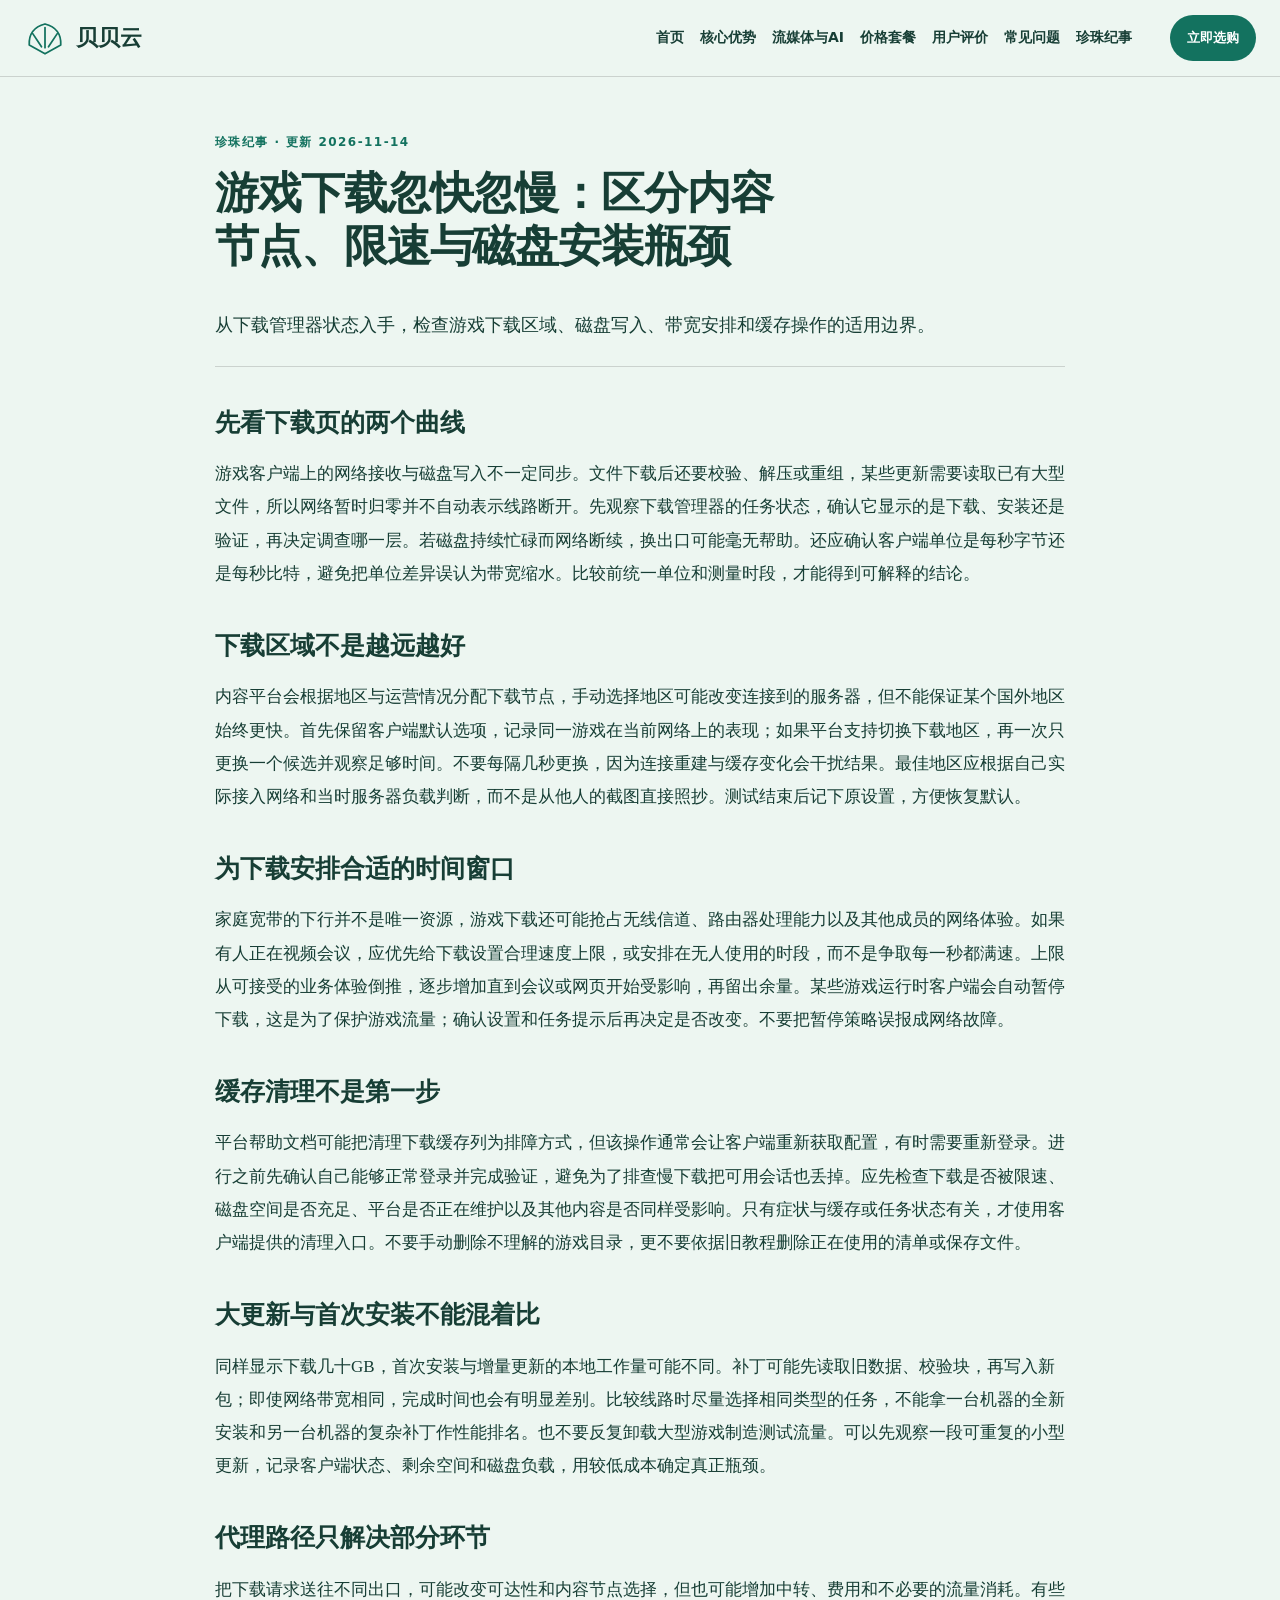
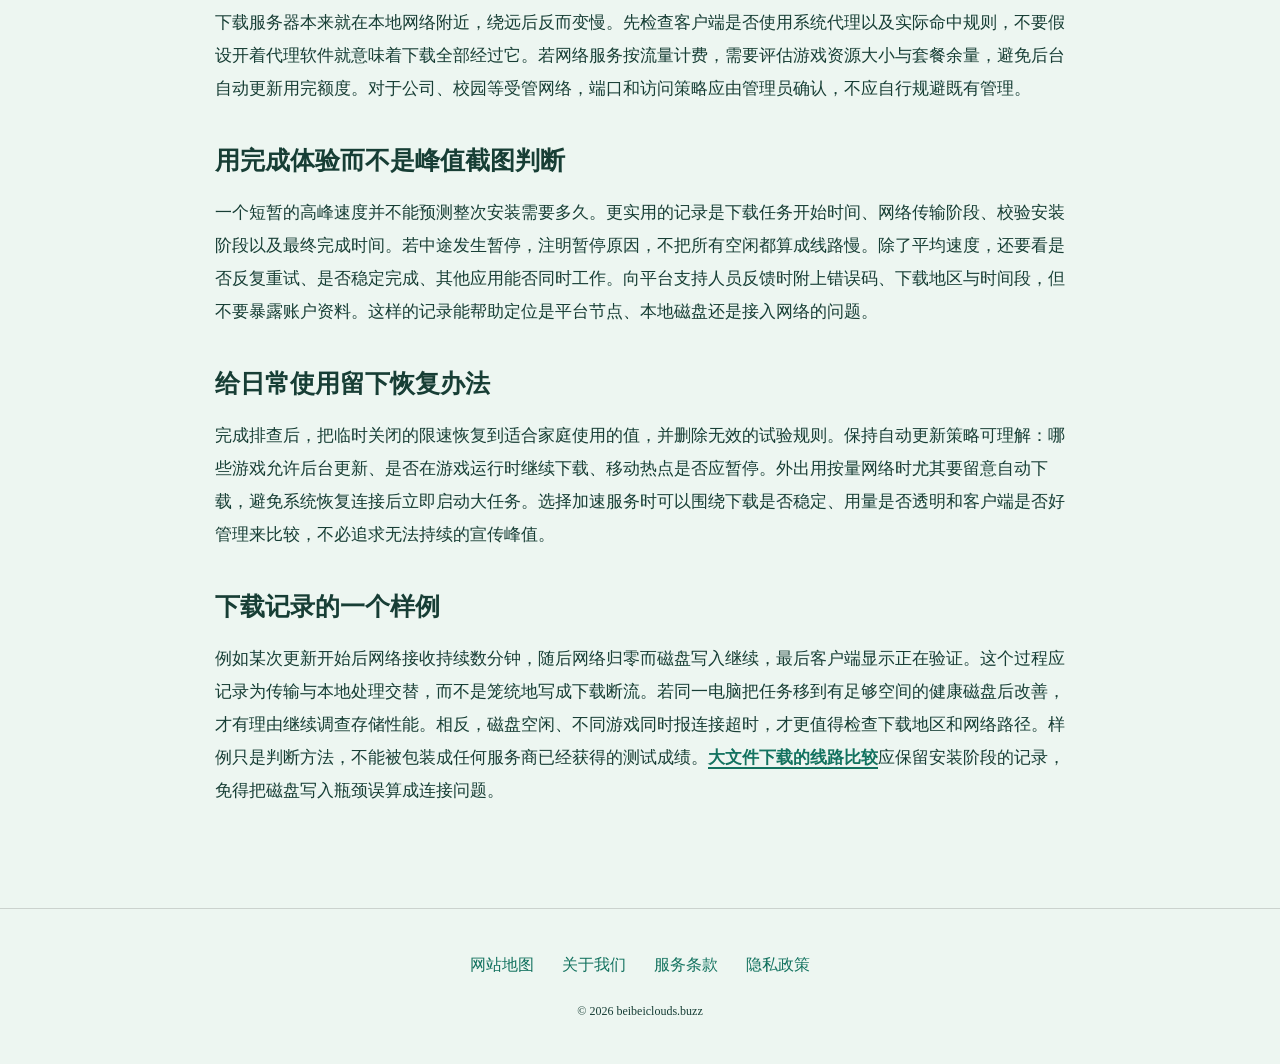
<file: beibei-steam-epic-game-download-speed.html>
<!DOCTYPE html>
<html lang="zh-CN"><head><meta charset="UTF-8"><meta name="viewport" content="width=device-width,initial-scale=1"><title>游戏下载忽快忽慢：区分内容节点、限速与磁盘安装瓶颈｜贝贝云</title><meta name="description" content="从下载管理器状态入手，检查游戏下载区域、磁盘写入、带宽安排和缓存操作的适用边界。"><meta name="keywords" content="贝贝云,游戏下载忽快忽慢：区分内容节点、限速与磁盘安装瓶颈,先看下载页的两个曲线,网络使用指南"><link rel="canonical" href="https://beibeiclouds.buzz/beibei-steam-epic-game-download-speed.html"><meta property="og:type" content="article"><meta property="og:title" content="游戏下载忽快忽慢：区分内容节点、限速与磁盘安装瓶颈｜贝贝云"><meta property="og:description" content="从下载管理器状态入手，检查游戏下载区域、磁盘写入、带宽安排和缓存操作的适用边界。"><meta property="og:url" content="https://beibeiclouds.buzz/beibei-steam-epic-game-download-speed.html"><meta property="og:image" content="https://beibeiclouds.buzz/share.png"><meta property="og:locale" content="zh_CN"><link rel="icon" href="favicon.svg" type="image/svg+xml"><link rel="stylesheet" href="style.css"><script defer src="menu.js"></script><script type="application/ld+json">{"@context": "https://schema.org", "@type": "Article", "name": "游戏下载忽快忽慢：区分内容节点、限速与磁盘安装瓶颈｜贝贝云", "url": "https://beibeiclouds.buzz/beibei-steam-epic-game-download-speed.html", "description": "从下载管理器状态入手，检查游戏下载区域、磁盘写入、带宽安排和缓存操作的适用边界。", "inLanguage": "zh-CN", "headline": "游戏下载忽快忽慢：区分内容节点、限速与磁盘安装瓶颈｜贝贝云", "dateModified": "2026-11-14", "image": "https://beibeiclouds.buzz/share.png"}</script></head><body class="site-0 hero-B review-0 faq-0 nav-0"><header class="site-header"><div class="nav-wrap"><a class="brand" href="index.html"><svg class="brand-mark" viewBox="0 0 48 48" aria-hidden="true"><path d="M6 32Q5 13 24 8Q43 13 42 32L24 42Z M24 12V35 M10 19L20 34 M38 19L28 34" fill="none" stroke="currentColor" stroke-width="2" stroke-linecap="round" stroke-linejoin="round"/></svg><span>贝贝云</span></a><nav id="site-menu" aria-label="主导航"><a href="index.html">首页</a><a href="index.html#features">核心优势</a><a href="index.html#streaming">流媒体与AI</a><a href="index.html#pricing">价格套餐</a><a href="index.html#testimonials">用户评价</a><a href="index.html#faq">常见问题</a><a href="pearl-chronicles.html">珍珠纪事</a></nav><div class="nav-actions"><a class="button compact" href="https://ww012.twilightaff.com/#/?code=A56DH1Af" target="_blank" rel="sponsored nofollow noopener">立即选购</a><button type="button" class="menu-toggle" aria-label="切换主导航菜单" aria-controls="site-menu" aria-expanded="false"><span></span><span></span></button></div></div></header><main class="site-main"><article class="article-page"><header><span class="eyebrow">珍珠纪事 · 更新 2026-11-14</span><h1>游戏下载忽快忽慢：区分内容节点、限速与磁盘安装瓶颈</h1><p class="lead">从下载管理器状态入手，检查游戏下载区域、磁盘写入、带宽安排和缓存操作的适用边界。</p></header><div class="article-body"><h2>先看下载页的两个曲线</h2><p>游戏客户端上的网络接收与磁盘写入不一定同步。文件下载后还要校验、解压或重组，某些更新需要读取已有大型文件，所以网络暂时归零并不自动表示线路断开。先观察下载管理器的任务状态，确认它显示的是下载、安装还是验证，再决定调查哪一层。若磁盘持续忙碌而网络断续，换出口可能毫无帮助。还应确认客户端单位是每秒字节还是每秒比特，避免把单位差异误认为带宽缩水。比较前统一单位和测量时段，才能得到可解释的结论。</p><h2>下载区域不是越远越好</h2><p>内容平台会根据地区与运营情况分配下载节点，手动选择地区可能改变连接到的服务器，但不能保证某个国外地区始终更快。首先保留客户端默认选项，记录同一游戏在当前网络上的表现；如果平台支持切换下载地区，再一次只更换一个候选并观察足够时间。不要每隔几秒更换，因为连接重建与缓存变化会干扰结果。最佳地区应根据自己实际接入网络和当时服务器负载判断，而不是从他人的截图直接照抄。测试结束后记下原设置，方便恢复默认。</p><h2>为下载安排合适的时间窗口</h2><p>家庭宽带的下行并不是唯一资源，游戏下载还可能抢占无线信道、路由器处理能力以及其他成员的网络体验。如果有人正在视频会议，应优先给下载设置合理速度上限，或安排在无人使用的时段，而不是争取每一秒都满速。上限从可接受的业务体验倒推，逐步增加直到会议或网页开始受影响，再留出余量。某些游戏运行时客户端会自动暂停下载，这是为了保护游戏流量；确认设置和任务提示后再决定是否改变。不要把暂停策略误报成网络故障。</p><h2>缓存清理不是第一步</h2><p>平台帮助文档可能把清理下载缓存列为排障方式，但该操作通常会让客户端重新获取配置，有时需要重新登录。进行之前先确认自己能够正常登录并完成验证，避免为了排查慢下载把可用会话也丢掉。应先检查下载是否被限速、磁盘空间是否充足、平台是否正在维护以及其他内容是否同样受影响。只有症状与缓存或任务状态有关，才使用客户端提供的清理入口。不要手动删除不理解的游戏目录，更不要依据旧教程删除正在使用的清单或保存文件。</p><h2>大更新与首次安装不能混着比</h2><p>同样显示下载几十GB，首次安装与增量更新的本地工作量可能不同。补丁可能先读取旧数据、校验块，再写入新包；即使网络带宽相同，完成时间也会有明显差别。比较线路时尽量选择相同类型的任务，不能拿一台机器的全新安装和另一台机器的复杂补丁作性能排名。也不要反复卸载大型游戏制造测试流量。可以先观察一段可重复的小型更新，记录客户端状态、剩余空间和磁盘负载，用较低成本确定真正瓶颈。</p><h2>代理路径只解决部分环节</h2><p>把下载请求送往不同出口，可能改变可达性和内容节点选择，但也可能增加中转、费用和不必要的流量消耗。有些下载服务器本来就在本地网络附近，绕远后反而变慢。先检查客户端是否使用系统代理以及实际命中规则，不要假设开着代理软件就意味着下载全部经过它。若网络服务按流量计费，需要评估游戏资源大小与套餐余量，避免后台自动更新用完额度。对于公司、校园等受管网络，端口和访问策略应由管理员确认，不应自行规避既有管理。</p><h2>用完成体验而不是峰值截图判断</h2><p>一个短暂的高峰速度并不能预测整次安装需要多久。更实用的记录是下载任务开始时间、网络传输阶段、校验安装阶段以及最终完成时间。若中途发生暂停，注明暂停原因，不把所有空闲都算成线路慢。除了平均速度，还要看是否反复重试、是否稳定完成、其他应用能否同时工作。向平台支持人员反馈时附上错误码、下载地区与时间段，但不要暴露账户资料。这样的记录能帮助定位是平台节点、本地磁盘还是接入网络的问题。</p><h2>给日常使用留下恢复办法</h2><p>完成排查后，把临时关闭的限速恢复到适合家庭使用的值，并删除无效的试验规则。保持自动更新策略可理解：哪些游戏允许后台更新、是否在游戏运行时继续下载、移动热点是否应暂停。外出用按量网络时尤其要留意自动下载，避免系统恢复连接后立即启动大任务。选择加速服务时可以围绕下载是否稳定、用量是否透明和客户端是否好管理来比较，不必追求无法持续的宣传峰值。</p><h2>下载记录的一个样例</h2><p>例如某次更新开始后网络接收持续数分钟，随后网络归零而磁盘写入继续，最后客户端显示正在验证。这个过程应记录为传输与本地处理交替，而不是笼统地写成下载断流。若同一电脑把任务移到有足够空间的健康磁盘后改善，才有理由继续调查存储性能。相反，磁盘空闲、不同游戏同时报连接超时，才更值得检查下载地区和网络路径。样例只是判断方法，不能被包装成任何服务商已经获得的测试成绩。<a href="https://dajichang.mom/" target="_blank" rel="noopener">大文件下载的线路比较</a>应保留安装阶段的记录，免得把磁盘写入瓶颈误算成连接问题。</p></div></article></main><footer class="site-footer"><nav aria-label="页脚导航"><a href="sitemap.html">网站地图</a><a href="about.html">关于我们</a><a href="terms.html">服务条款</a><a href="privacy.html">隐私政策</a></nav><p>© 2026 beibeiclouds.buzz</p></footer></body></html>
</file>
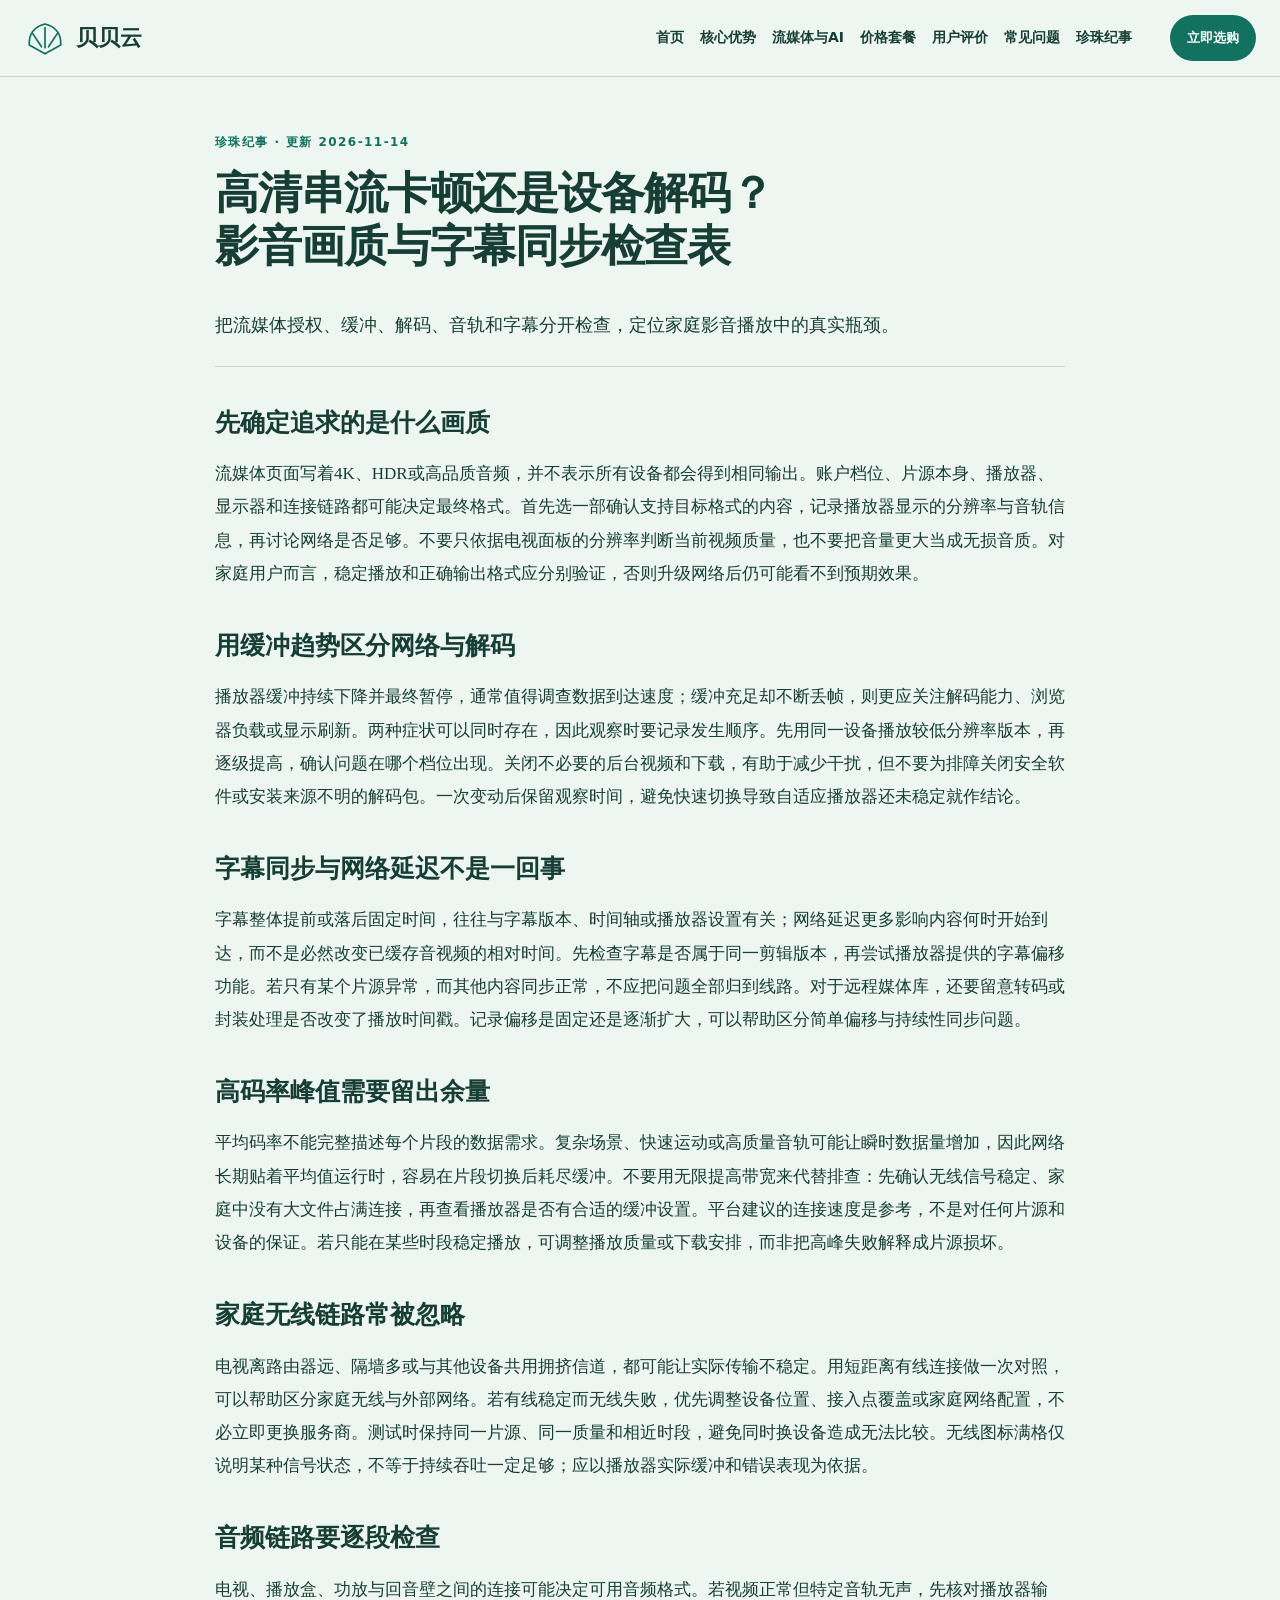
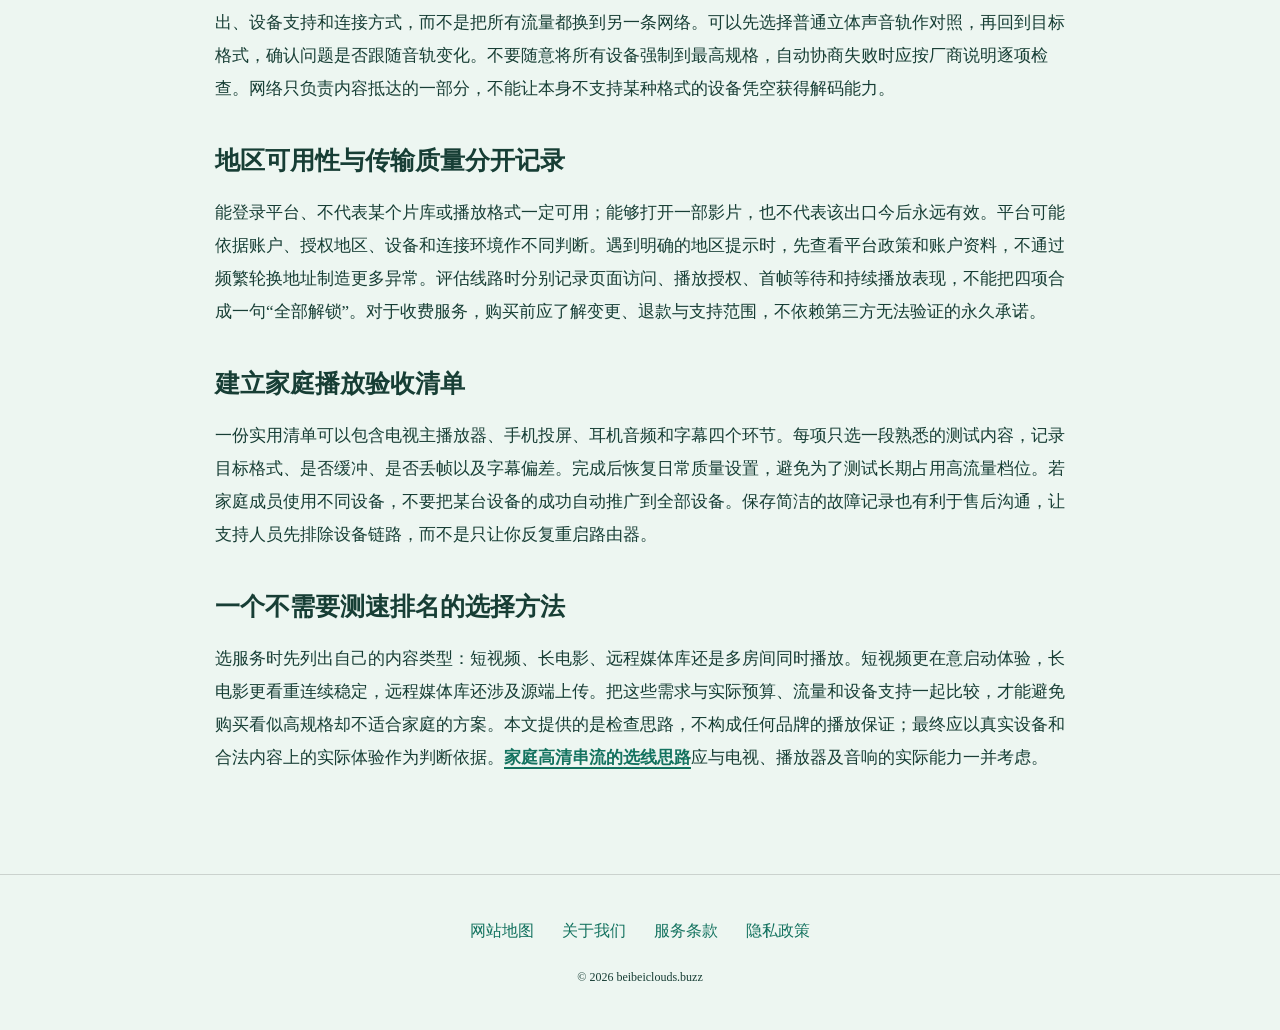
<file: beibei-streaming-8k-lossless-audio-sync.html>
<!DOCTYPE html>
<html lang="zh-CN"><head><meta charset="UTF-8"><meta name="viewport" content="width=device-width,initial-scale=1"><title>高清串流卡顿还是设备解码？影音画质与字幕同步检查表｜贝贝云</title><meta name="description" content="把流媒体授权、缓冲、解码、音轨和字幕分开检查，定位家庭影音播放中的真实瓶颈。"><meta name="keywords" content="贝贝云,高清串流卡顿还是设备解码？影音画质与字幕同步检查表,先确定追求的是什么画质,网络使用指南"><link rel="canonical" href="https://beibeiclouds.buzz/beibei-streaming-8k-lossless-audio-sync.html"><meta property="og:type" content="article"><meta property="og:title" content="高清串流卡顿还是设备解码？影音画质与字幕同步检查表｜贝贝云"><meta property="og:description" content="把流媒体授权、缓冲、解码、音轨和字幕分开检查，定位家庭影音播放中的真实瓶颈。"><meta property="og:url" content="https://beibeiclouds.buzz/beibei-streaming-8k-lossless-audio-sync.html"><meta property="og:image" content="https://beibeiclouds.buzz/share.png"><meta property="og:locale" content="zh_CN"><link rel="icon" href="favicon.svg" type="image/svg+xml"><link rel="stylesheet" href="style.css"><script defer src="menu.js"></script><script type="application/ld+json">{"@context": "https://schema.org", "@type": "Article", "name": "高清串流卡顿还是设备解码？影音画质与字幕同步检查表｜贝贝云", "url": "https://beibeiclouds.buzz/beibei-streaming-8k-lossless-audio-sync.html", "description": "把流媒体授权、缓冲、解码、音轨和字幕分开检查，定位家庭影音播放中的真实瓶颈。", "inLanguage": "zh-CN", "headline": "高清串流卡顿还是设备解码？影音画质与字幕同步检查表｜贝贝云", "dateModified": "2026-11-14", "image": "https://beibeiclouds.buzz/share.png"}</script></head><body class="site-0 hero-B review-0 faq-0 nav-0"><header class="site-header"><div class="nav-wrap"><a class="brand" href="index.html"><svg class="brand-mark" viewBox="0 0 48 48" aria-hidden="true"><path d="M6 32Q5 13 24 8Q43 13 42 32L24 42Z M24 12V35 M10 19L20 34 M38 19L28 34" fill="none" stroke="currentColor" stroke-width="2" stroke-linecap="round" stroke-linejoin="round"/></svg><span>贝贝云</span></a><nav id="site-menu" aria-label="主导航"><a href="index.html">首页</a><a href="index.html#features">核心优势</a><a href="index.html#streaming">流媒体与AI</a><a href="index.html#pricing">价格套餐</a><a href="index.html#testimonials">用户评价</a><a href="index.html#faq">常见问题</a><a href="pearl-chronicles.html">珍珠纪事</a></nav><div class="nav-actions"><a class="button compact" href="https://ww012.twilightaff.com/#/?code=A56DH1Af" target="_blank" rel="sponsored nofollow noopener">立即选购</a><button type="button" class="menu-toggle" aria-label="切换主导航菜单" aria-controls="site-menu" aria-expanded="false"><span></span><span></span></button></div></div></header><main class="site-main"><article class="article-page"><header><span class="eyebrow">珍珠纪事 · 更新 2026-11-14</span><h1>高清串流卡顿还是设备解码？影音画质与字幕同步检查表</h1><p class="lead">把流媒体授权、缓冲、解码、音轨和字幕分开检查，定位家庭影音播放中的真实瓶颈。</p></header><div class="article-body"><h2>先确定追求的是什么画质</h2><p>流媒体页面写着4K、HDR或高品质音频，并不表示所有设备都会得到相同输出。账户档位、片源本身、播放器、显示器和连接链路都可能决定最终格式。首先选一部确认支持目标格式的内容，记录播放器显示的分辨率与音轨信息，再讨论网络是否足够。不要只依据电视面板的分辨率判断当前视频质量，也不要把音量更大当成无损音质。对家庭用户而言，稳定播放和正确输出格式应分别验证，否则升级网络后仍可能看不到预期效果。</p><h2>用缓冲趋势区分网络与解码</h2><p>播放器缓冲持续下降并最终暂停，通常值得调查数据到达速度；缓冲充足却不断丢帧，则更应关注解码能力、浏览器负载或显示刷新。两种症状可以同时存在，因此观察时要记录发生顺序。先用同一设备播放较低分辨率版本，再逐级提高，确认问题在哪个档位出现。关闭不必要的后台视频和下载，有助于减少干扰，但不要为排障关闭安全软件或安装来源不明的解码包。一次变动后保留观察时间，避免快速切换导致自适应播放器还未稳定就作结论。</p><h2>字幕同步与网络延迟不是一回事</h2><p>字幕整体提前或落后固定时间，往往与字幕版本、时间轴或播放器设置有关；网络延迟更多影响内容何时开始到达，而不是必然改变已缓存音视频的相对时间。先检查字幕是否属于同一剪辑版本，再尝试播放器提供的字幕偏移功能。若只有某个片源异常，而其他内容同步正常，不应把问题全部归到线路。对于远程媒体库，还要留意转码或封装处理是否改变了播放时间戳。记录偏移是固定还是逐渐扩大，可以帮助区分简单偏移与持续性同步问题。</p><h2>高码率峰值需要留出余量</h2><p>平均码率不能完整描述每个片段的数据需求。复杂场景、快速运动或高质量音轨可能让瞬时数据量增加，因此网络长期贴着平均值运行时，容易在片段切换后耗尽缓冲。不要用无限提高带宽来代替排查：先确认无线信号稳定、家庭中没有大文件占满连接，再查看播放器是否有合适的缓冲设置。平台建议的连接速度是参考，不是对任何片源和设备的保证。若只能在某些时段稳定播放，可调整播放质量或下载安排，而非把高峰失败解释成片源损坏。</p><h2>家庭无线链路常被忽略</h2><p>电视离路由器远、隔墙多或与其他设备共用拥挤信道，都可能让实际传输不稳定。用短距离有线连接做一次对照，可以帮助区分家庭无线与外部网络。若有线稳定而无线失败，优先调整设备位置、接入点覆盖或家庭网络配置，不必立即更换服务商。测试时保持同一片源、同一质量和相近时段，避免同时换设备造成无法比较。无线图标满格仅说明某种信号状态，不等于持续吞吐一定足够；应以播放器实际缓冲和错误表现为依据。</p><h2>音频链路要逐段检查</h2><p>电视、播放盒、功放与回音壁之间的连接可能决定可用音频格式。若视频正常但特定音轨无声，先核对播放器输出、设备支持和连接方式，而不是把所有流量都换到另一条网络。可以先选择普通立体声音轨作对照，再回到目标格式，确认问题是否跟随音轨变化。不要随意将所有设备强制到最高规格，自动协商失败时应按厂商说明逐项检查。网络只负责内容抵达的一部分，不能让本身不支持某种格式的设备凭空获得解码能力。</p><h2>地区可用性与传输质量分开记录</h2><p>能登录平台、不代表某个片库或播放格式一定可用；能够打开一部影片，也不代表该出口今后永远有效。平台可能依据账户、授权地区、设备和连接环境作不同判断。遇到明确的地区提示时，先查看平台政策和账户资料，不通过频繁轮换地址制造更多异常。评估线路时分别记录页面访问、播放授权、首帧等待和持续播放表现，不能把四项合成一句“全部解锁”。对于收费服务，购买前应了解变更、退款与支持范围，不依赖第三方无法验证的永久承诺。</p><h2>建立家庭播放验收清单</h2><p>一份实用清单可以包含电视主播放器、手机投屏、耳机音频和字幕四个环节。每项只选一段熟悉的测试内容，记录目标格式、是否缓冲、是否丢帧以及字幕偏差。完成后恢复日常质量设置，避免为了测试长期占用高流量档位。若家庭成员使用不同设备，不要把某台设备的成功自动推广到全部设备。保存简洁的故障记录也有利于售后沟通，让支持人员先排除设备链路，而不是只让你反复重启路由器。</p><h2>一个不需要测速排名的选择方法</h2><p>选服务时先列出自己的内容类型：短视频、长电影、远程媒体库还是多房间同时播放。短视频更在意启动体验，长电影更看重连续稳定，远程媒体库还涉及源端上传。把这些需求与实际预算、流量和设备支持一起比较，才能避免购买看似高规格却不适合家庭的方案。本文提供的是检查思路，不构成任何品牌的播放保证；最终应以真实设备和合法内容上的实际体验作为判断依据。<a href="https://dajichang.mom/" target="_blank" rel="noopener">家庭高清串流的选线思路</a>应与电视、播放器及音响的实际能力一并考虑。</p></div></article></main><footer class="site-footer"><nav aria-label="页脚导航"><a href="sitemap.html">网站地图</a><a href="about.html">关于我们</a><a href="terms.html">服务条款</a><a href="privacy.html">隐私政策</a></nav><p>© 2026 beibeiclouds.buzz</p></footer></body></html>
</file>
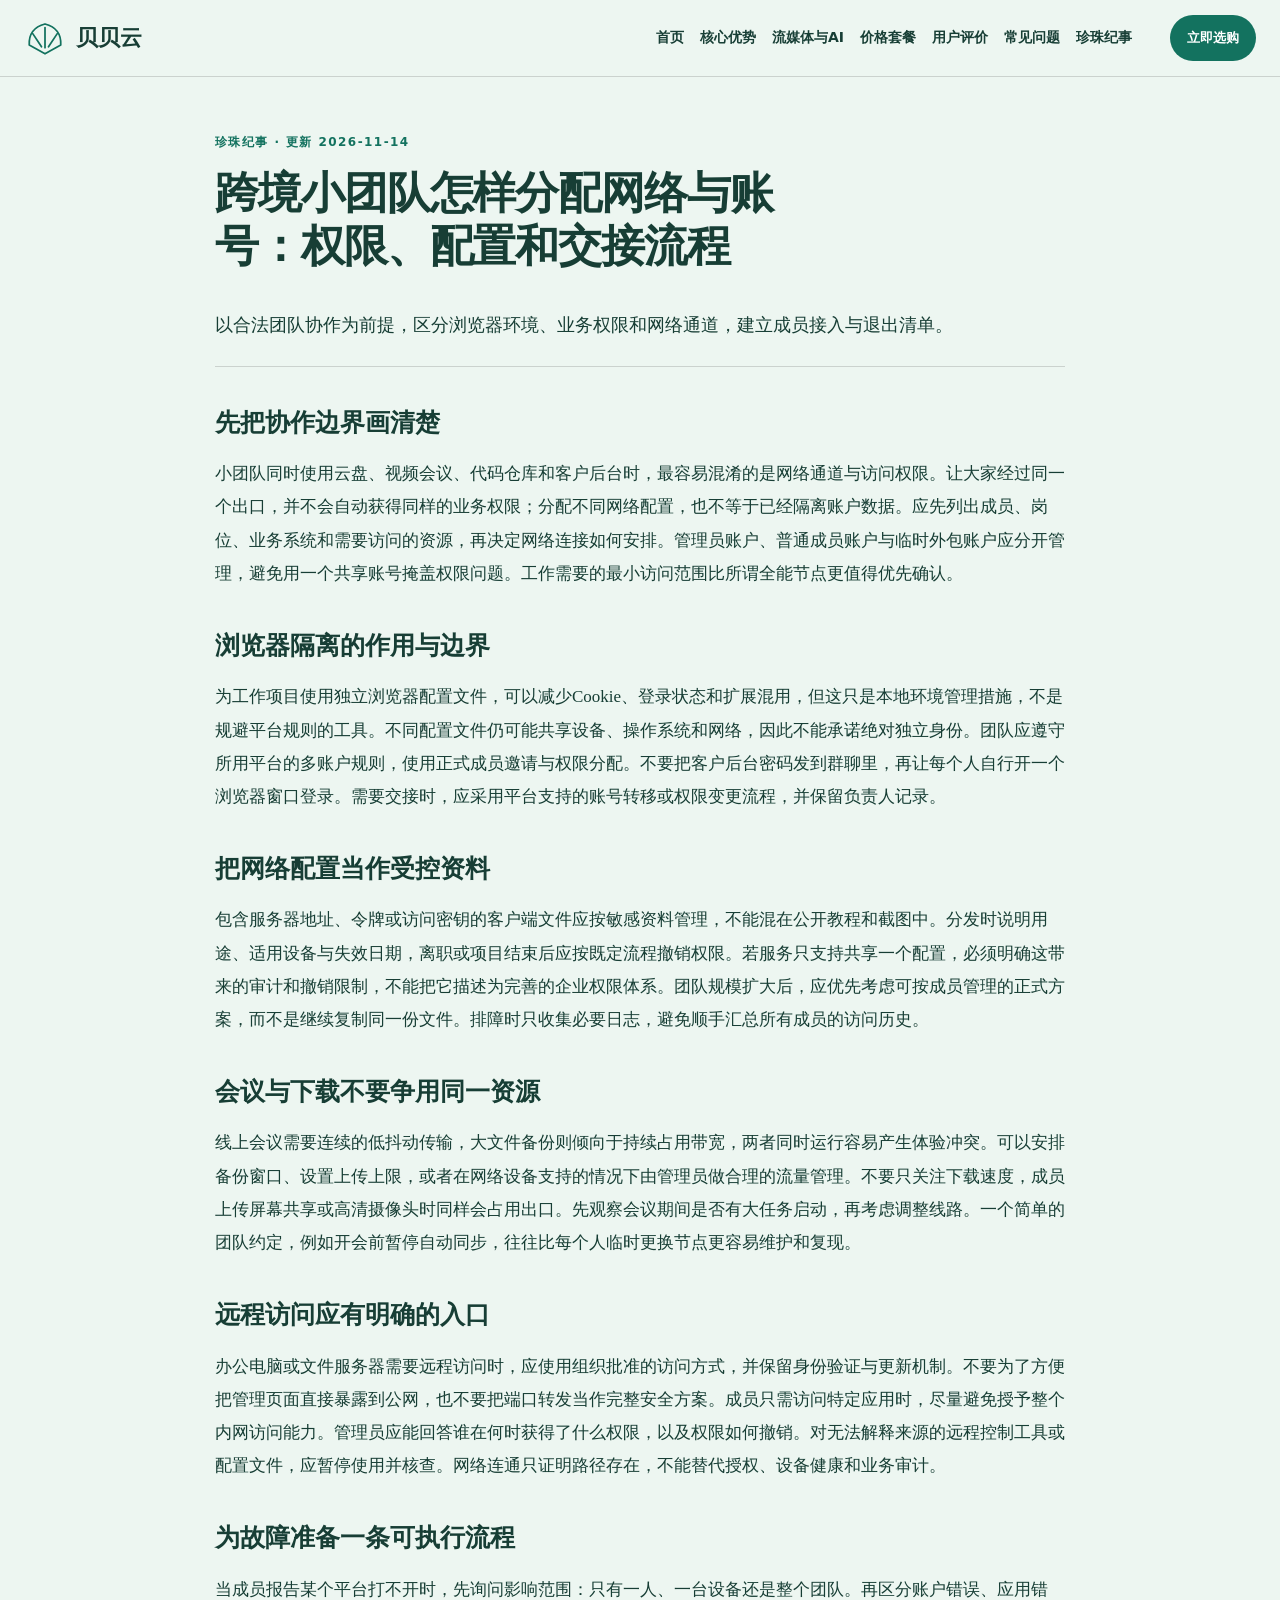
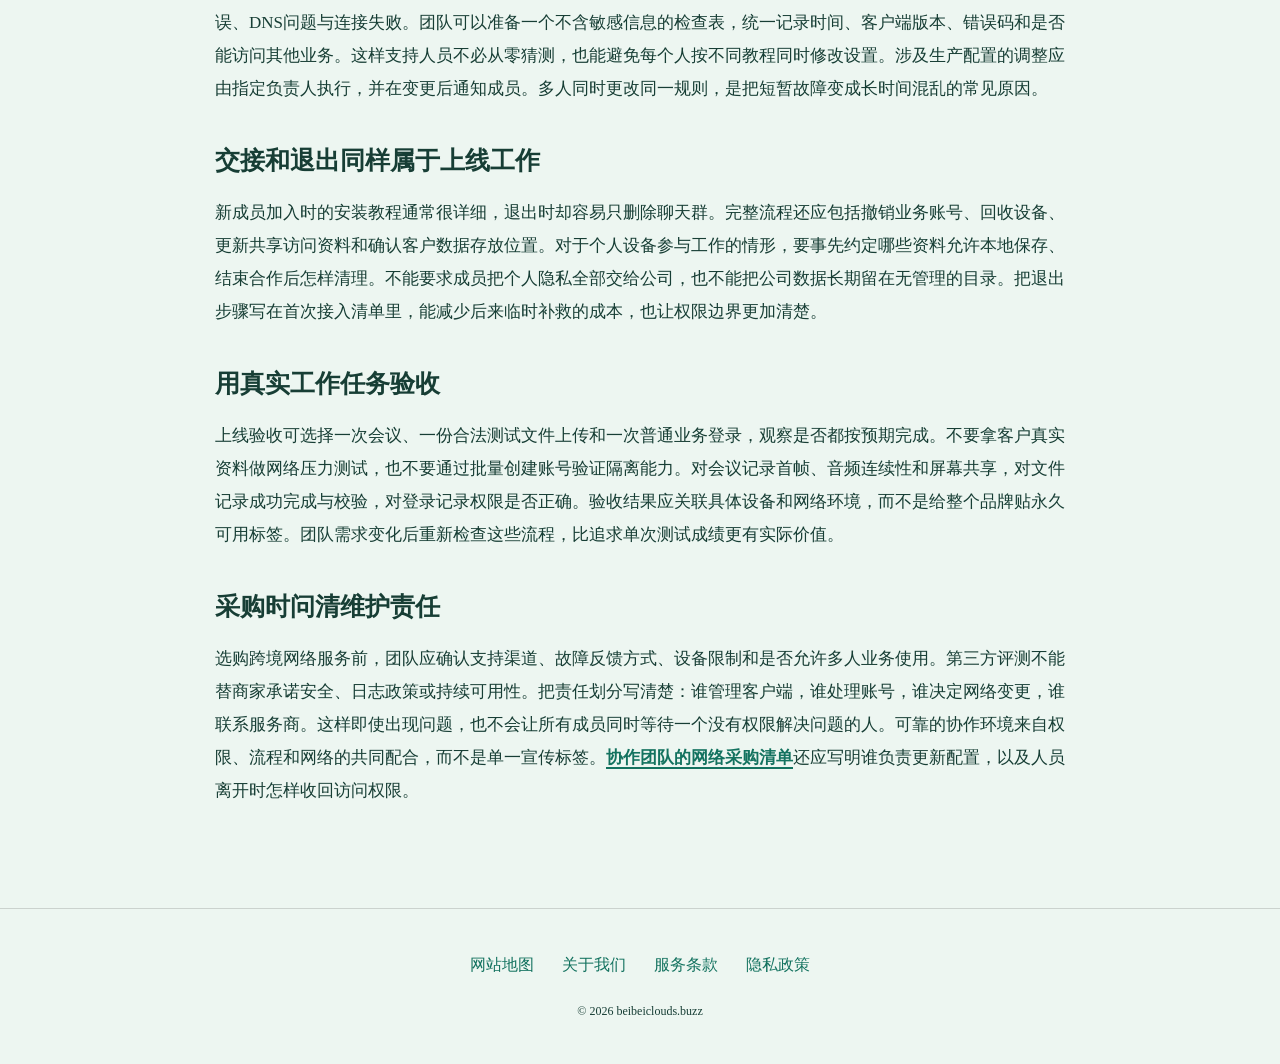
<file: beibei-team-multi-account-isolation.html>
<!DOCTYPE html>
<html lang="zh-CN"><head><meta charset="UTF-8"><meta name="viewport" content="width=device-width,initial-scale=1"><title>跨境小团队怎样分配网络与账号：权限、配置和交接流程｜贝贝云</title><meta name="description" content="以合法团队协作为前提，区分浏览器环境、业务权限和网络通道，建立成员接入与退出清单。"><meta name="keywords" content="贝贝云,跨境小团队怎样分配网络与账号：权限、配置和交接流程,先把协作边界画清楚,网络使用指南"><link rel="canonical" href="https://beibeiclouds.buzz/beibei-team-multi-account-isolation.html"><meta property="og:type" content="article"><meta property="og:title" content="跨境小团队怎样分配网络与账号：权限、配置和交接流程｜贝贝云"><meta property="og:description" content="以合法团队协作为前提，区分浏览器环境、业务权限和网络通道，建立成员接入与退出清单。"><meta property="og:url" content="https://beibeiclouds.buzz/beibei-team-multi-account-isolation.html"><meta property="og:image" content="https://beibeiclouds.buzz/share.png"><meta property="og:locale" content="zh_CN"><link rel="icon" href="favicon.svg" type="image/svg+xml"><link rel="stylesheet" href="style.css"><script defer src="menu.js"></script><script type="application/ld+json">{"@context": "https://schema.org", "@type": "Article", "name": "跨境小团队怎样分配网络与账号：权限、配置和交接流程｜贝贝云", "url": "https://beibeiclouds.buzz/beibei-team-multi-account-isolation.html", "description": "以合法团队协作为前提，区分浏览器环境、业务权限和网络通道，建立成员接入与退出清单。", "inLanguage": "zh-CN", "headline": "跨境小团队怎样分配网络与账号：权限、配置和交接流程｜贝贝云", "dateModified": "2026-11-14", "image": "https://beibeiclouds.buzz/share.png"}</script></head><body class="site-0 hero-B review-0 faq-0 nav-0"><header class="site-header"><div class="nav-wrap"><a class="brand" href="index.html"><svg class="brand-mark" viewBox="0 0 48 48" aria-hidden="true"><path d="M6 32Q5 13 24 8Q43 13 42 32L24 42Z M24 12V35 M10 19L20 34 M38 19L28 34" fill="none" stroke="currentColor" stroke-width="2" stroke-linecap="round" stroke-linejoin="round"/></svg><span>贝贝云</span></a><nav id="site-menu" aria-label="主导航"><a href="index.html">首页</a><a href="index.html#features">核心优势</a><a href="index.html#streaming">流媒体与AI</a><a href="index.html#pricing">价格套餐</a><a href="index.html#testimonials">用户评价</a><a href="index.html#faq">常见问题</a><a href="pearl-chronicles.html">珍珠纪事</a></nav><div class="nav-actions"><a class="button compact" href="https://ww012.twilightaff.com/#/?code=A56DH1Af" target="_blank" rel="sponsored nofollow noopener">立即选购</a><button type="button" class="menu-toggle" aria-label="切换主导航菜单" aria-controls="site-menu" aria-expanded="false"><span></span><span></span></button></div></div></header><main class="site-main"><article class="article-page"><header><span class="eyebrow">珍珠纪事 · 更新 2026-11-14</span><h1>跨境小团队怎样分配网络与账号：权限、配置和交接流程</h1><p class="lead">以合法团队协作为前提，区分浏览器环境、业务权限和网络通道，建立成员接入与退出清单。</p></header><div class="article-body"><h2>先把协作边界画清楚</h2><p>小团队同时使用云盘、视频会议、代码仓库和客户后台时，最容易混淆的是网络通道与访问权限。让大家经过同一个出口，并不会自动获得同样的业务权限；分配不同网络配置，也不等于已经隔离账户数据。应先列出成员、岗位、业务系统和需要访问的资源，再决定网络连接如何安排。管理员账户、普通成员账户与临时外包账户应分开管理，避免用一个共享账号掩盖权限问题。工作需要的最小访问范围比所谓全能节点更值得优先确认。</p><h2>浏览器隔离的作用与边界</h2><p>为工作项目使用独立浏览器配置文件，可以减少Cookie、登录状态和扩展混用，但这只是本地环境管理措施，不是规避平台规则的工具。不同配置文件仍可能共享设备、操作系统和网络，因此不能承诺绝对独立身份。团队应遵守所用平台的多账户规则，使用正式成员邀请与权限分配。不要把客户后台密码发到群聊里，再让每个人自行开一个浏览器窗口登录。需要交接时，应采用平台支持的账号转移或权限变更流程，并保留负责人记录。</p><h2>把网络配置当作受控资料</h2><p>包含服务器地址、令牌或访问密钥的客户端文件应按敏感资料管理，不能混在公开教程和截图中。分发时说明用途、适用设备与失效日期，离职或项目结束后应按既定流程撤销权限。若服务只支持共享一个配置，必须明确这带来的审计和撤销限制，不能把它描述为完善的企业权限体系。团队规模扩大后，应优先考虑可按成员管理的正式方案，而不是继续复制同一份文件。排障时只收集必要日志，避免顺手汇总所有成员的访问历史。</p><h2>会议与下载不要争用同一资源</h2><p>线上会议需要连续的低抖动传输，大文件备份则倾向于持续占用带宽，两者同时运行容易产生体验冲突。可以安排备份窗口、设置上传上限，或者在网络设备支持的情况下由管理员做合理的流量管理。不要只关注下载速度，成员上传屏幕共享或高清摄像头时同样会占用出口。先观察会议期间是否有大任务启动，再考虑调整线路。一个简单的团队约定，例如开会前暂停自动同步，往往比每个人临时更换节点更容易维护和复现。</p><h2>远程访问应有明确的入口</h2><p>办公电脑或文件服务器需要远程访问时，应使用组织批准的访问方式，并保留身份验证与更新机制。不要为了方便把管理页面直接暴露到公网，也不要把端口转发当作完整安全方案。成员只需访问特定应用时，尽量避免授予整个内网访问能力。管理员应能回答谁在何时获得了什么权限，以及权限如何撤销。对无法解释来源的远程控制工具或配置文件，应暂停使用并核查。网络连通只证明路径存在，不能替代授权、设备健康和业务审计。</p><h2>为故障准备一条可执行流程</h2><p>当成员报告某个平台打不开时，先询问影响范围：只有一人、一台设备还是整个团队。再区分账户错误、应用错误、DNS问题与连接失败。团队可以准备一个不含敏感信息的检查表，统一记录时间、客户端版本、错误码和是否能访问其他业务。这样支持人员不必从零猜测，也能避免每个人按不同教程同时修改设置。涉及生产配置的调整应由指定负责人执行，并在变更后通知成员。多人同时更改同一规则，是把短暂故障变成长时间混乱的常见原因。</p><h2>交接和退出同样属于上线工作</h2><p>新成员加入时的安装教程通常很详细，退出时却容易只删除聊天群。完整流程还应包括撤销业务账号、回收设备、更新共享访问资料和确认客户数据存放位置。对于个人设备参与工作的情形，要事先约定哪些资料允许本地保存、结束合作后怎样清理。不能要求成员把个人隐私全部交给公司，也不能把公司数据长期留在无管理的目录。把退出步骤写在首次接入清单里，能减少后来临时补救的成本，也让权限边界更加清楚。</p><h2>用真实工作任务验收</h2><p>上线验收可选择一次会议、一份合法测试文件上传和一次普通业务登录，观察是否都按预期完成。不要拿客户真实资料做网络压力测试，也不要通过批量创建账号验证隔离能力。对会议记录首帧、音频连续性和屏幕共享，对文件记录成功完成与校验，对登录记录权限是否正确。验收结果应关联具体设备和网络环境，而不是给整个品牌贴永久可用标签。团队需求变化后重新检查这些流程，比追求单次测试成绩更有实际价值。</p><h2>采购时问清维护责任</h2><p>选购跨境网络服务前，团队应确认支持渠道、故障反馈方式、设备限制和是否允许多人业务使用。第三方评测不能替商家承诺安全、日志政策或持续可用性。把责任划分写清楚：谁管理客户端，谁处理账号，谁决定网络变更，谁联系服务商。这样即使出现问题，也不会让所有成员同时等待一个没有权限解决问题的人。可靠的协作环境来自权限、流程和网络的共同配合，而不是单一宣传标签。<a href="https://dajichang.mom/" target="_blank" rel="noopener">协作团队的网络采购清单</a>还应写明谁负责更新配置，以及人员离开时怎样收回访问权限。</p></div></article></main><footer class="site-footer"><nav aria-label="页脚导航"><a href="sitemap.html">网站地图</a><a href="about.html">关于我们</a><a href="terms.html">服务条款</a><a href="privacy.html">隐私政策</a></nav><p>© 2026 beibeiclouds.buzz</p></footer></body></html>
</file>
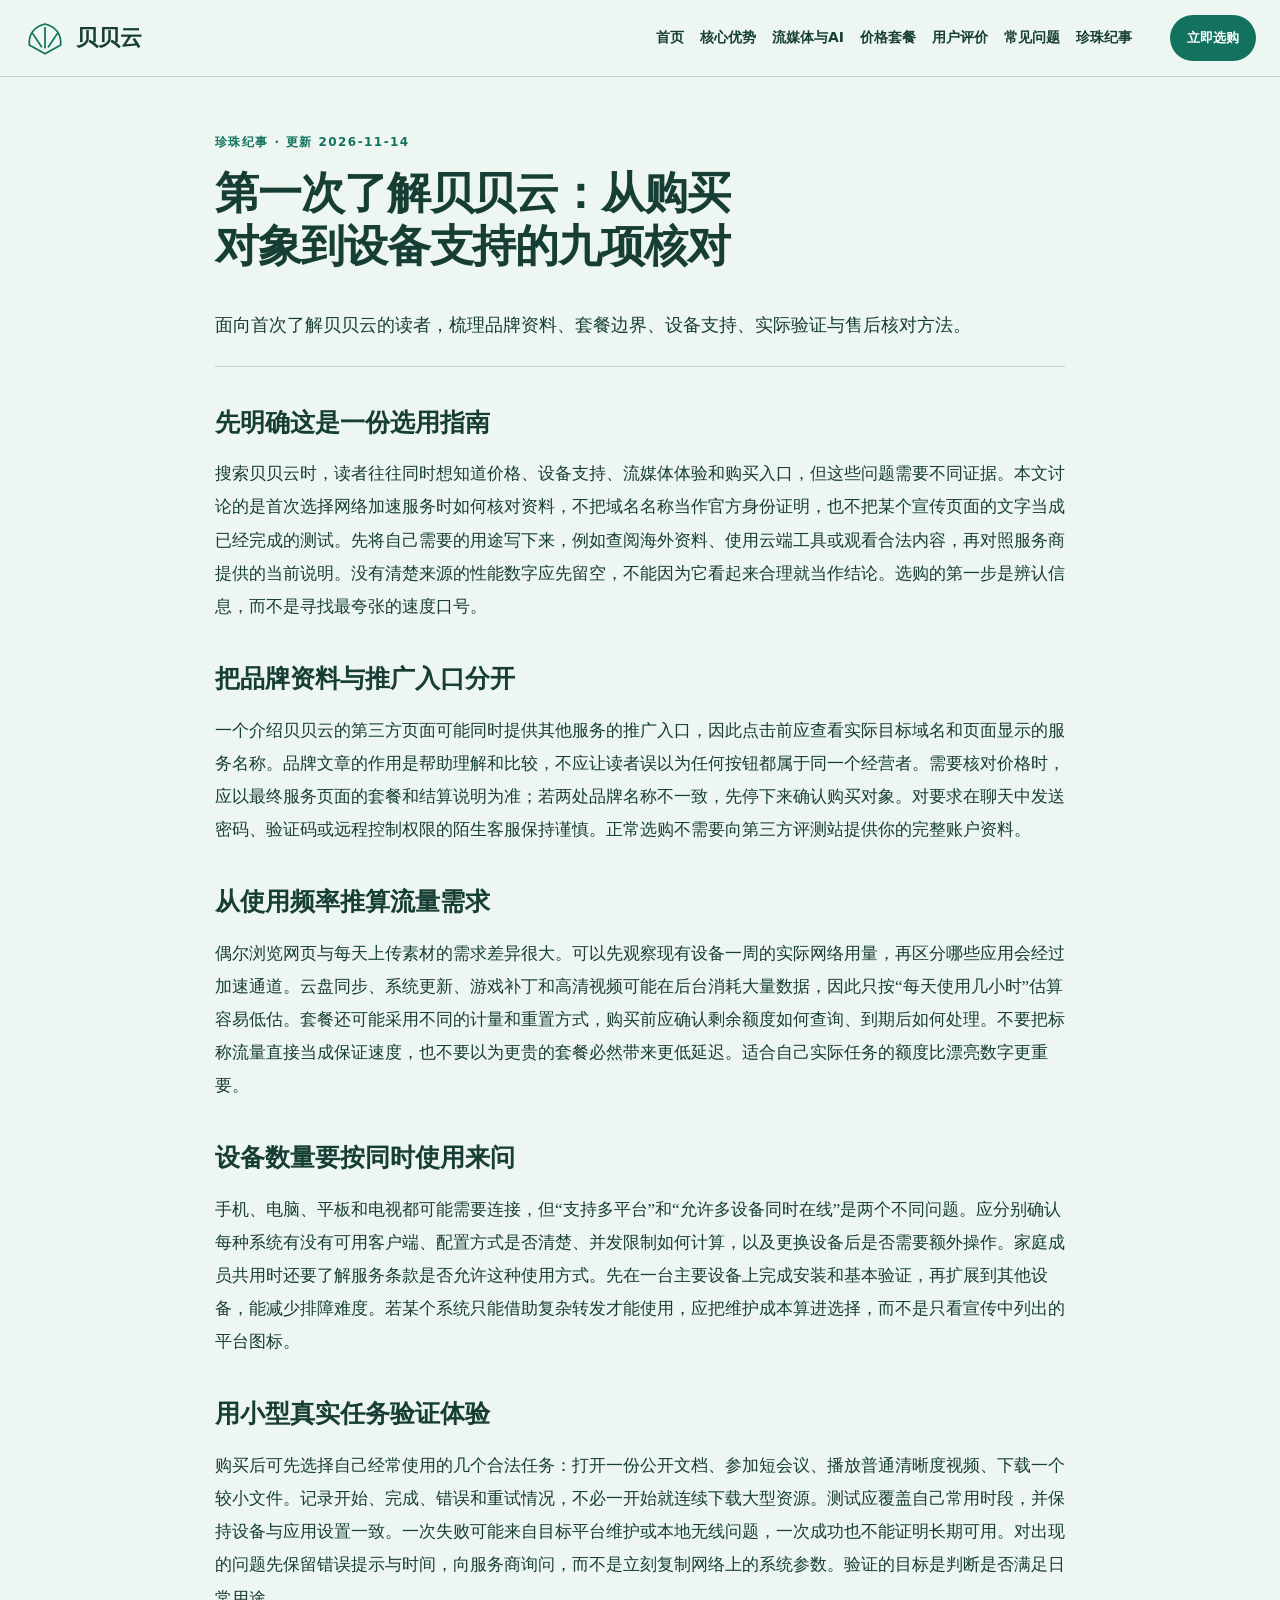
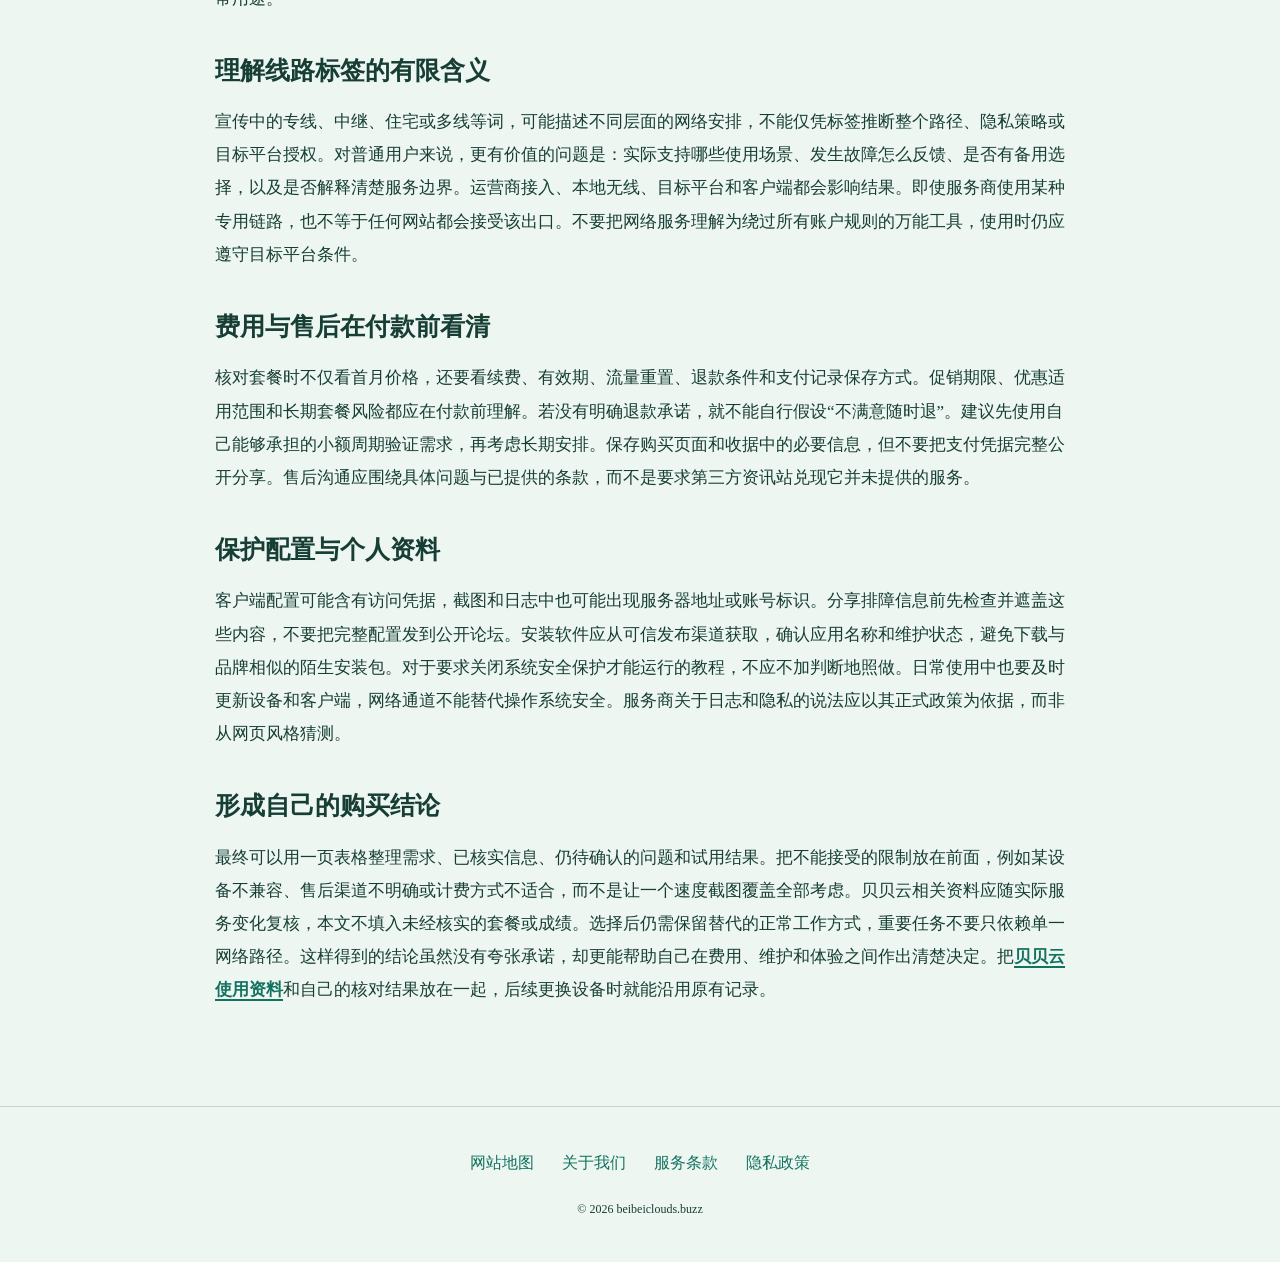
<file: beibei-transpacific-submarine-fiber-routing.html>
<!DOCTYPE html>
<html lang="zh-CN"><head><meta charset="UTF-8"><meta name="viewport" content="width=device-width,initial-scale=1"><title>第一次了解贝贝云：从购买对象到设备支持的九项核对｜贝贝云</title><meta name="description" content="面向首次了解贝贝云的读者，梳理品牌资料、套餐边界、设备支持、实际验证与售后核对方法。"><meta name="keywords" content="贝贝云,第一次了解贝贝云：从购买对象到设备支持的九项核对,先明确这是一份选用指南,网络使用指南"><link rel="canonical" href="https://beibeiclouds.buzz/beibei-transpacific-submarine-fiber-routing.html"><meta property="og:type" content="article"><meta property="og:title" content="第一次了解贝贝云：从购买对象到设备支持的九项核对｜贝贝云"><meta property="og:description" content="面向首次了解贝贝云的读者，梳理品牌资料、套餐边界、设备支持、实际验证与售后核对方法。"><meta property="og:url" content="https://beibeiclouds.buzz/beibei-transpacific-submarine-fiber-routing.html"><meta property="og:image" content="https://beibeiclouds.buzz/share.png"><meta property="og:locale" content="zh_CN"><link rel="icon" href="favicon.svg" type="image/svg+xml"><link rel="stylesheet" href="style.css"><script defer src="menu.js"></script><script type="application/ld+json">{"@context": "https://schema.org", "@type": "Article", "name": "第一次了解贝贝云：从购买对象到设备支持的九项核对｜贝贝云", "url": "https://beibeiclouds.buzz/beibei-transpacific-submarine-fiber-routing.html", "description": "面向首次了解贝贝云的读者，梳理品牌资料、套餐边界、设备支持、实际验证与售后核对方法。", "inLanguage": "zh-CN", "headline": "第一次了解贝贝云：从购买对象到设备支持的九项核对｜贝贝云", "dateModified": "2026-11-14", "image": "https://beibeiclouds.buzz/share.png"}</script></head><body class="site-0 hero-B review-0 faq-0 nav-0"><header class="site-header"><div class="nav-wrap"><a class="brand" href="index.html"><svg class="brand-mark" viewBox="0 0 48 48" aria-hidden="true"><path d="M6 32Q5 13 24 8Q43 13 42 32L24 42Z M24 12V35 M10 19L20 34 M38 19L28 34" fill="none" stroke="currentColor" stroke-width="2" stroke-linecap="round" stroke-linejoin="round"/></svg><span>贝贝云</span></a><nav id="site-menu" aria-label="主导航"><a href="index.html">首页</a><a href="index.html#features">核心优势</a><a href="index.html#streaming">流媒体与AI</a><a href="index.html#pricing">价格套餐</a><a href="index.html#testimonials">用户评价</a><a href="index.html#faq">常见问题</a><a href="pearl-chronicles.html">珍珠纪事</a></nav><div class="nav-actions"><a class="button compact" href="https://ww012.twilightaff.com/#/?code=A56DH1Af" target="_blank" rel="sponsored nofollow noopener">立即选购</a><button type="button" class="menu-toggle" aria-label="切换主导航菜单" aria-controls="site-menu" aria-expanded="false"><span></span><span></span></button></div></div></header><main class="site-main"><article class="article-page"><header><span class="eyebrow">珍珠纪事 · 更新 2026-11-14</span><h1>第一次了解贝贝云：从购买对象到设备支持的九项核对</h1><p class="lead">面向首次了解贝贝云的读者，梳理品牌资料、套餐边界、设备支持、实际验证与售后核对方法。</p></header><div class="article-body"><h2>先明确这是一份选用指南</h2><p>搜索贝贝云时，读者往往同时想知道价格、设备支持、流媒体体验和购买入口，但这些问题需要不同证据。本文讨论的是首次选择网络加速服务时如何核对资料，不把域名名称当作官方身份证明，也不把某个宣传页面的文字当成已经完成的测试。先将自己需要的用途写下来，例如查阅海外资料、使用云端工具或观看合法内容，再对照服务商提供的当前说明。没有清楚来源的性能数字应先留空，不能因为它看起来合理就当作结论。选购的第一步是辨认信息，而不是寻找最夸张的速度口号。</p><h2>把品牌资料与推广入口分开</h2><p>一个介绍贝贝云的第三方页面可能同时提供其他服务的推广入口，因此点击前应查看实际目标域名和页面显示的服务名称。品牌文章的作用是帮助理解和比较，不应让读者误以为任何按钮都属于同一个经营者。需要核对价格时，应以最终服务页面的套餐和结算说明为准；若两处品牌名称不一致，先停下来确认购买对象。对要求在聊天中发送密码、验证码或远程控制权限的陌生客服保持谨慎。正常选购不需要向第三方评测站提供你的完整账户资料。</p><h2>从使用频率推算流量需求</h2><p>偶尔浏览网页与每天上传素材的需求差异很大。可以先观察现有设备一周的实际网络用量，再区分哪些应用会经过加速通道。云盘同步、系统更新、游戏补丁和高清视频可能在后台消耗大量数据，因此只按“每天使用几小时”估算容易低估。套餐还可能采用不同的计量和重置方式，购买前应确认剩余额度如何查询、到期后如何处理。不要把标称流量直接当成保证速度，也不要以为更贵的套餐必然带来更低延迟。适合自己实际任务的额度比漂亮数字更重要。</p><h2>设备数量要按同时使用来问</h2><p>手机、电脑、平板和电视都可能需要连接，但“支持多平台”和“允许多设备同时在线”是两个不同问题。应分别确认每种系统有没有可用客户端、配置方式是否清楚、并发限制如何计算，以及更换设备后是否需要额外操作。家庭成员共用时还要了解服务条款是否允许这种使用方式。先在一台主要设备上完成安装和基本验证，再扩展到其他设备，能减少排障难度。若某个系统只能借助复杂转发才能使用，应把维护成本算进选择，而不是只看宣传中列出的平台图标。</p><h2>用小型真实任务验证体验</h2><p>购买后可先选择自己经常使用的几个合法任务：打开一份公开文档、参加短会议、播放普通清晰度视频、下载一个较小文件。记录开始、完成、错误和重试情况，不必一开始就连续下载大型资源。测试应覆盖自己常用时段，并保持设备与应用设置一致。一次失败可能来自目标平台维护或本地无线问题，一次成功也不能证明长期可用。对出现的问题先保留错误提示与时间，向服务商询问，而不是立刻复制网络上的系统参数。验证的目标是判断是否满足日常用途。</p><h2>理解线路标签的有限含义</h2><p>宣传中的专线、中继、住宅或多线等词，可能描述不同层面的网络安排，不能仅凭标签推断整个路径、隐私策略或目标平台授权。对普通用户来说，更有价值的问题是：实际支持哪些使用场景、发生故障怎么反馈、是否有备用选择，以及是否解释清楚服务边界。运营商接入、本地无线、目标平台和客户端都会影响结果。即使服务商使用某种专用链路，也不等于任何网站都会接受该出口。不要把网络服务理解为绕过所有账户规则的万能工具，使用时仍应遵守目标平台条件。</p><h2>费用与售后在付款前看清</h2><p>核对套餐时不仅看首月价格，还要看续费、有效期、流量重置、退款条件和支付记录保存方式。促销期限、优惠适用范围和长期套餐风险都应在付款前理解。若没有明确退款承诺，就不能自行假设“不满意随时退”。建议先使用自己能够承担的小额周期验证需求，再考虑长期安排。保存购买页面和收据中的必要信息，但不要把支付凭据完整公开分享。售后沟通应围绕具体问题与已提供的条款，而不是要求第三方资讯站兑现它并未提供的服务。</p><h2>保护配置与个人资料</h2><p>客户端配置可能含有访问凭据，截图和日志中也可能出现服务器地址或账号标识。分享排障信息前先检查并遮盖这些内容，不要把完整配置发到公开论坛。安装软件应从可信发布渠道获取，确认应用名称和维护状态，避免下载与品牌相似的陌生安装包。对于要求关闭系统安全保护才能运行的教程，不应不加判断地照做。日常使用中也要及时更新设备和客户端，网络通道不能替代操作系统安全。服务商关于日志和隐私的说法应以其正式政策为依据，而非从网页风格猜测。</p><h2>形成自己的购买结论</h2><p>最终可以用一页表格整理需求、已核实信息、仍待确认的问题和试用结果。把不能接受的限制放在前面，例如某设备不兼容、售后渠道不明确或计费方式不适合，而不是让一个速度截图覆盖全部考虑。贝贝云相关资料应随实际服务变化复核，本文不填入未经核实的套餐或成绩。选择后仍需保留替代的正常工作方式，重要任务不要只依赖单一网络路径。这样得到的结论虽然没有夸张承诺，却更能帮助自己在费用、维护和体验之间作出清楚决定。把<a href="index.html">贝贝云使用资料</a>和自己的核对结果放在一起，后续更换设备时就能沿用原有记录。</p></div></article></main><footer class="site-footer"><nav aria-label="页脚导航"><a href="sitemap.html">网站地图</a><a href="about.html">关于我们</a><a href="terms.html">服务条款</a><a href="privacy.html">隐私政策</a></nav><p>© 2026 beibeiclouds.buzz</p></footer></body></html>
</file>
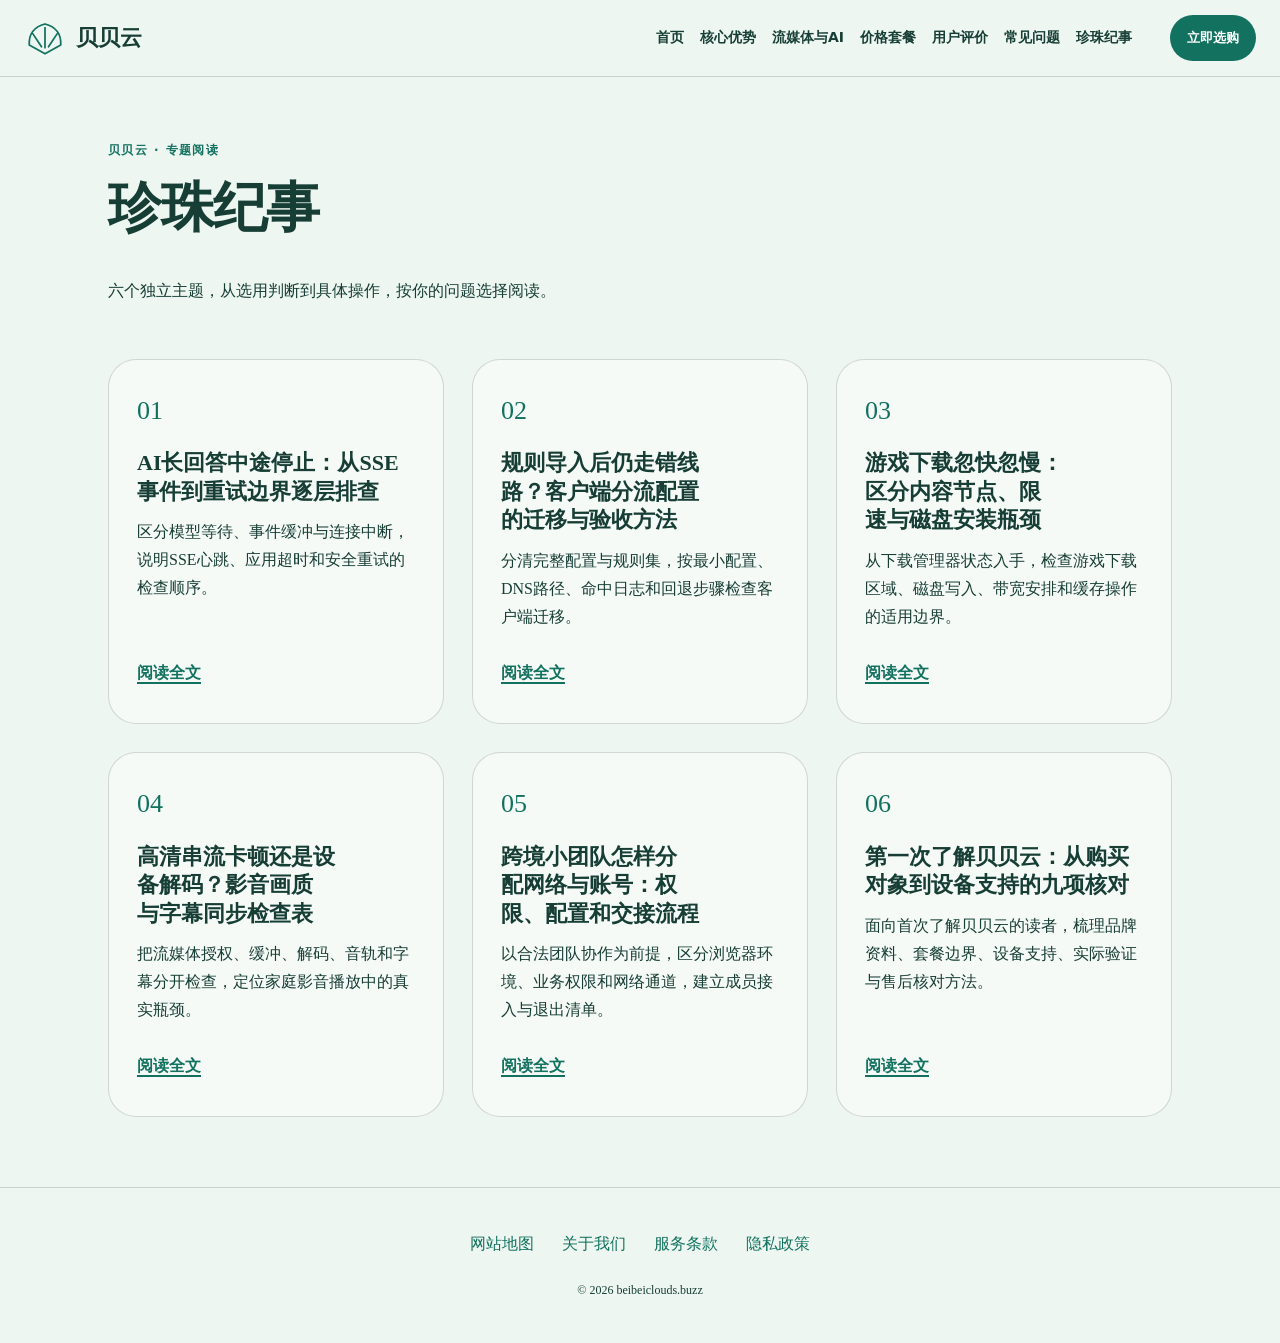
<file: pearl-chronicles.html>
<!DOCTYPE html>
<html lang="zh-CN"><head><meta charset="UTF-8"><meta name="viewport" content="width=device-width,initial-scale=1"><title>珍珠纪事｜贝贝云专题文章</title><meta name="description" content="珍珠纪事收录六篇独立专题，围绕围绕贝贝云相关资料，整理设备准备、连接方式与影音使用前的核对重点展开阅读。"><meta name="keywords" content="贝贝云,珍珠纪事,珍珠纪事,网络使用指南"><link rel="canonical" href="https://beibeiclouds.buzz/pearl-chronicles.html"><meta property="og:type" content="website"><meta property="og:title" content="珍珠纪事｜贝贝云专题文章"><meta property="og:description" content="珍珠纪事收录六篇独立专题，围绕围绕贝贝云相关资料，整理设备准备、连接方式与影音使用前的核对重点展开阅读。"><meta property="og:url" content="https://beibeiclouds.buzz/pearl-chronicles.html"><meta property="og:image" content="https://beibeiclouds.buzz/share.png"><meta property="og:locale" content="zh_CN"><link rel="icon" href="favicon.svg" type="image/svg+xml"><link rel="stylesheet" href="style.css"><script defer src="menu.js"></script><script type="application/ld+json">{"@context": "https://schema.org", "@type": "WebPage", "name": "珍珠纪事｜贝贝云专题文章", "url": "https://beibeiclouds.buzz/pearl-chronicles.html", "description": "珍珠纪事收录六篇独立专题，围绕围绕贝贝云相关资料，整理设备准备、连接方式与影音使用前的核对重点展开阅读。", "inLanguage": "zh-CN"}</script></head><body class="site-0 hero-B review-0 faq-0 nav-0"><header class="site-header"><div class="nav-wrap"><a class="brand" href="index.html"><svg class="brand-mark" viewBox="0 0 48 48" aria-hidden="true"><path d="M6 32Q5 13 24 8Q43 13 42 32L24 42Z M24 12V35 M10 19L20 34 M38 19L28 34" fill="none" stroke="currentColor" stroke-width="2" stroke-linecap="round" stroke-linejoin="round"/></svg><span>贝贝云</span></a><nav id="site-menu" aria-label="主导航"><a href="index.html">首页</a><a href="index.html#features">核心优势</a><a href="index.html#streaming">流媒体与AI</a><a href="index.html#pricing">价格套餐</a><a href="index.html#testimonials">用户评价</a><a href="index.html#faq">常见问题</a><a href="pearl-chronicles.html">珍珠纪事</a></nav><div class="nav-actions"><a class="button compact" href="https://ww012.twilightaff.com/#/?code=A56DH1Af" target="_blank" rel="sponsored nofollow noopener">立即选购</a><button type="button" class="menu-toggle" aria-label="切换主导航菜单" aria-controls="site-menu" aria-expanded="false"><span></span><span></span></button></div></div></header><main class="site-main"><header class="page-heading"><span class="eyebrow">贝贝云 · 专题阅读</span><h1>珍珠纪事</h1><p>六个独立主题，从选用判断到具体操作，按你的问题选择阅读。</p></header><div class="article-list split"><article class="article-card"><h2>AI长回答中途停止：从SSE事件到重试边界逐层排查</h2><p>区分模型等待、事件缓冲与连接中断，说明SSE心跳、应用超时和安全重试的检查顺序。</p><a href="beibei-claude-gpt-long-context-keepalive.html">阅读全文</a></article><article class="article-card"><h2>规则导入后仍走错线路？客户端分流配置的迁移与验收方法</h2><p>分清完整配置与规则集，按最小配置、DNS路径、命中日志和回退步骤检查客户端迁移。</p><a href="beibei-singbox-clash-config-integration.html">阅读全文</a></article><article class="article-card"><h2>游戏下载忽快忽慢：区分内容节点、限速与磁盘安装瓶颈</h2><p>从下载管理器状态入手，检查游戏下载区域、磁盘写入、带宽安排和缓存操作的适用边界。</p><a href="beibei-steam-epic-game-download-speed.html">阅读全文</a></article><article class="article-card"><h2>高清串流卡顿还是设备解码？影音画质与字幕同步检查表</h2><p>把流媒体授权、缓冲、解码、音轨和字幕分开检查，定位家庭影音播放中的真实瓶颈。</p><a href="beibei-streaming-8k-lossless-audio-sync.html">阅读全文</a></article><article class="article-card"><h2>跨境小团队怎样分配网络与账号：权限、配置和交接流程</h2><p>以合法团队协作为前提，区分浏览器环境、业务权限和网络通道，建立成员接入与退出清单。</p><a href="beibei-team-multi-account-isolation.html">阅读全文</a></article><article class="article-card"><h2>第一次了解贝贝云：从购买对象到设备支持的九项核对</h2><p>面向首次了解贝贝云的读者，梳理品牌资料、套餐边界、设备支持、实际验证与售后核对方法。</p><a href="beibei-transpacific-submarine-fiber-routing.html">阅读全文</a></article></div></main><footer class="site-footer"><nav aria-label="页脚导航"><a href="sitemap.html">网站地图</a><a href="about.html">关于我们</a><a href="terms.html">服务条款</a><a href="privacy.html">隐私政策</a></nav><p>© 2026 beibeiclouds.buzz</p></footer></body></html>
</file>
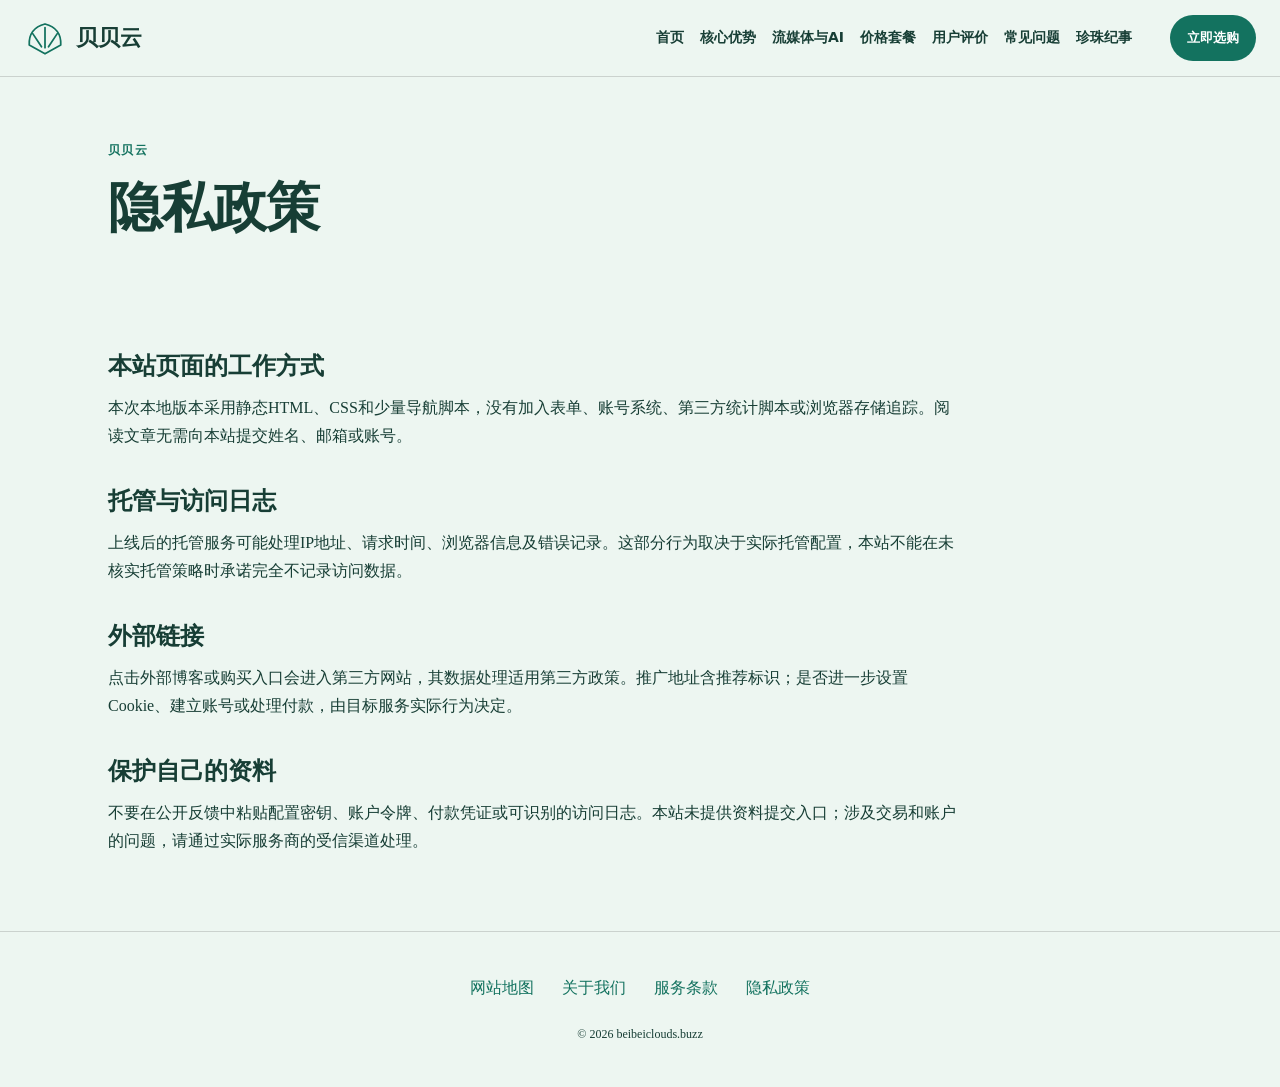
<file: privacy.html>
<!DOCTYPE html>
<html lang="zh-CN"><head><meta charset="UTF-8"><meta name="viewport" content="width=device-width,initial-scale=1"><title>隐私政策｜贝贝云·珍珠纪事</title><meta name="description" content="珍珠纪事的隐私政策：说明贝贝云资料整理、内容使用与第三方服务边界。"><meta name="keywords" content="贝贝云,隐私政策,珍珠纪事,网络使用指南"><link rel="canonical" href="https://beibeiclouds.buzz/privacy.html"><meta property="og:type" content="website"><meta property="og:title" content="隐私政策｜贝贝云·珍珠纪事"><meta property="og:description" content="珍珠纪事的隐私政策：说明贝贝云资料整理、内容使用与第三方服务边界。"><meta property="og:url" content="https://beibeiclouds.buzz/privacy.html"><meta property="og:image" content="https://beibeiclouds.buzz/share.png"><meta property="og:locale" content="zh_CN"><link rel="icon" href="favicon.svg" type="image/svg+xml"><link rel="stylesheet" href="style.css"><script defer src="menu.js"></script><script type="application/ld+json">{"@context": "https://schema.org", "@type": "WebPage", "name": "隐私政策｜贝贝云·珍珠纪事", "url": "https://beibeiclouds.buzz/privacy.html", "description": "珍珠纪事的隐私政策：说明贝贝云资料整理、内容使用与第三方服务边界。", "inLanguage": "zh-CN"}</script></head><body class="site-0 hero-B review-0 faq-0 nav-0"><header class="site-header"><div class="nav-wrap"><a class="brand" href="index.html"><svg class="brand-mark" viewBox="0 0 48 48" aria-hidden="true"><path d="M6 32Q5 13 24 8Q43 13 42 32L24 42Z M24 12V35 M10 19L20 34 M38 19L28 34" fill="none" stroke="currentColor" stroke-width="2" stroke-linecap="round" stroke-linejoin="round"/></svg><span>贝贝云</span></a><nav id="site-menu" aria-label="主导航"><a href="index.html">首页</a><a href="index.html#features">核心优势</a><a href="index.html#streaming">流媒体与AI</a><a href="index.html#pricing">价格套餐</a><a href="index.html#testimonials">用户评价</a><a href="index.html#faq">常见问题</a><a href="pearl-chronicles.html">珍珠纪事</a></nav><div class="nav-actions"><a class="button compact" href="https://ww012.twilightaff.com/#/?code=A56DH1Af" target="_blank" rel="sponsored nofollow noopener">立即选购</a><button type="button" class="menu-toggle" aria-label="切换主导航菜单" aria-controls="site-menu" aria-expanded="false"><span></span><span></span></button></div></div></header><main class="site-main"><header class="page-heading"><span class="eyebrow">贝贝云</span><h1>隐私政策</h1></header><div class="prose"><h2>本站页面的工作方式</h2><p>本次本地版本采用静态HTML、CSS和少量导航脚本，没有加入表单、账号系统、第三方统计脚本或浏览器存储追踪。阅读文章无需向本站提交姓名、邮箱或账号。</p><h2>托管与访问日志</h2><p>上线后的托管服务可能处理IP地址、请求时间、浏览器信息及错误记录。这部分行为取决于实际托管配置，本站不能在未核实托管策略时承诺完全不记录访问数据。</p><h2>外部链接</h2><p>点击外部博客或购买入口会进入第三方网站，其数据处理适用第三方政策。推广地址含推荐标识；是否进一步设置Cookie、建立账号或处理付款，由目标服务实际行为决定。</p><h2>保护自己的资料</h2><p>不要在公开反馈中粘贴配置密钥、账户令牌、付款凭证或可识别的访问日志。本站未提供资料提交入口；涉及交易和账户的问题，请通过实际服务商的受信渠道处理。</p></div></main><footer class="site-footer"><nav aria-label="页脚导航"><a href="sitemap.html">网站地图</a><a href="about.html">关于我们</a><a href="terms.html">服务条款</a><a href="privacy.html">隐私政策</a></nav><p>© 2026 beibeiclouds.buzz</p></footer></body></html>
</file>
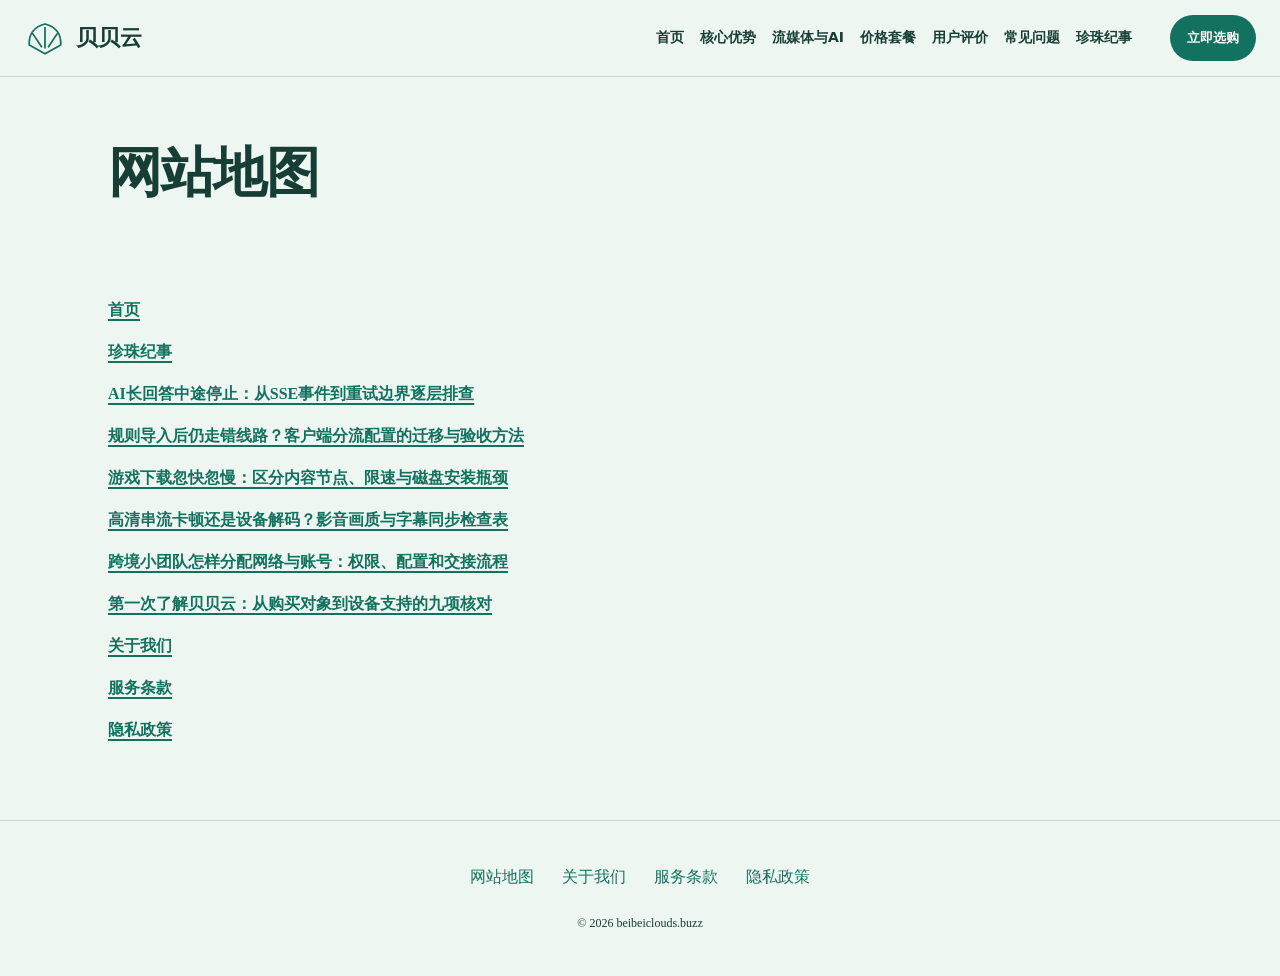
<file: sitemap.html>
<!DOCTYPE html>
<html lang="zh-CN"><head><meta charset="UTF-8"><meta name="viewport" content="width=device-width,initial-scale=1"><title>网站地图｜贝贝云·珍珠纪事</title><meta name="description" content="珍珠纪事及贝贝云资料站的首页、六篇专题文章与辅助说明入口。"><meta name="keywords" content="贝贝云,网站地图,珍珠纪事,网络使用指南"><link rel="canonical" href="https://beibeiclouds.buzz/sitemap.html"><meta property="og:type" content="website"><meta property="og:title" content="网站地图｜贝贝云·珍珠纪事"><meta property="og:description" content="珍珠纪事及贝贝云资料站的首页、六篇专题文章与辅助说明入口。"><meta property="og:url" content="https://beibeiclouds.buzz/sitemap.html"><meta property="og:image" content="https://beibeiclouds.buzz/share.png"><meta property="og:locale" content="zh_CN"><link rel="icon" href="favicon.svg" type="image/svg+xml"><link rel="stylesheet" href="style.css"><script defer src="menu.js"></script><script type="application/ld+json">{"@context": "https://schema.org", "@type": "WebPage", "name": "网站地图｜贝贝云·珍珠纪事", "url": "https://beibeiclouds.buzz/sitemap.html", "description": "珍珠纪事及贝贝云资料站的首页、六篇专题文章与辅助说明入口。", "inLanguage": "zh-CN"}</script></head><body class="site-0 hero-B review-0 faq-0 nav-0"><header class="site-header"><div class="nav-wrap"><a class="brand" href="index.html"><svg class="brand-mark" viewBox="0 0 48 48" aria-hidden="true"><path d="M6 32Q5 13 24 8Q43 13 42 32L24 42Z M24 12V35 M10 19L20 34 M38 19L28 34" fill="none" stroke="currentColor" stroke-width="2" stroke-linecap="round" stroke-linejoin="round"/></svg><span>贝贝云</span></a><nav id="site-menu" aria-label="主导航"><a href="index.html">首页</a><a href="index.html#features">核心优势</a><a href="index.html#streaming">流媒体与AI</a><a href="index.html#pricing">价格套餐</a><a href="index.html#testimonials">用户评价</a><a href="index.html#faq">常见问题</a><a href="pearl-chronicles.html">珍珠纪事</a></nav><div class="nav-actions"><a class="button compact" href="https://ww012.twilightaff.com/#/?code=A56DH1Af" target="_blank" rel="sponsored nofollow noopener">立即选购</a><button type="button" class="menu-toggle" aria-label="切换主导航菜单" aria-controls="site-menu" aria-expanded="false"><span></span><span></span></button></div></div></header><main class="site-main"><header class="page-heading"><h1>网站地图</h1></header><div class="prose"><ul class="map-links"><li><a href="index.html">首页</a></li><li><a href="pearl-chronicles.html">珍珠纪事</a></li><li><a href="beibei-claude-gpt-long-context-keepalive.html">AI长回答中途停止：从SSE事件到重试边界逐层排查</a></li><li><a href="beibei-singbox-clash-config-integration.html">规则导入后仍走错线路？客户端分流配置的迁移与验收方法</a></li><li><a href="beibei-steam-epic-game-download-speed.html">游戏下载忽快忽慢：区分内容节点、限速与磁盘安装瓶颈</a></li><li><a href="beibei-streaming-8k-lossless-audio-sync.html">高清串流卡顿还是设备解码？影音画质与字幕同步检查表</a></li><li><a href="beibei-team-multi-account-isolation.html">跨境小团队怎样分配网络与账号：权限、配置和交接流程</a></li><li><a href="beibei-transpacific-submarine-fiber-routing.html">第一次了解贝贝云：从购买对象到设备支持的九项核对</a></li><li><a href="about.html">关于我们</a></li><li><a href="terms.html">服务条款</a></li><li><a href="privacy.html">隐私政策</a></li></ul></div></main><footer class="site-footer"><nav aria-label="页脚导航"><a href="sitemap.html">网站地图</a><a href="about.html">关于我们</a><a href="terms.html">服务条款</a><a href="privacy.html">隐私政策</a></nav><p>© 2026 beibeiclouds.buzz</p></footer></body></html>
</file>
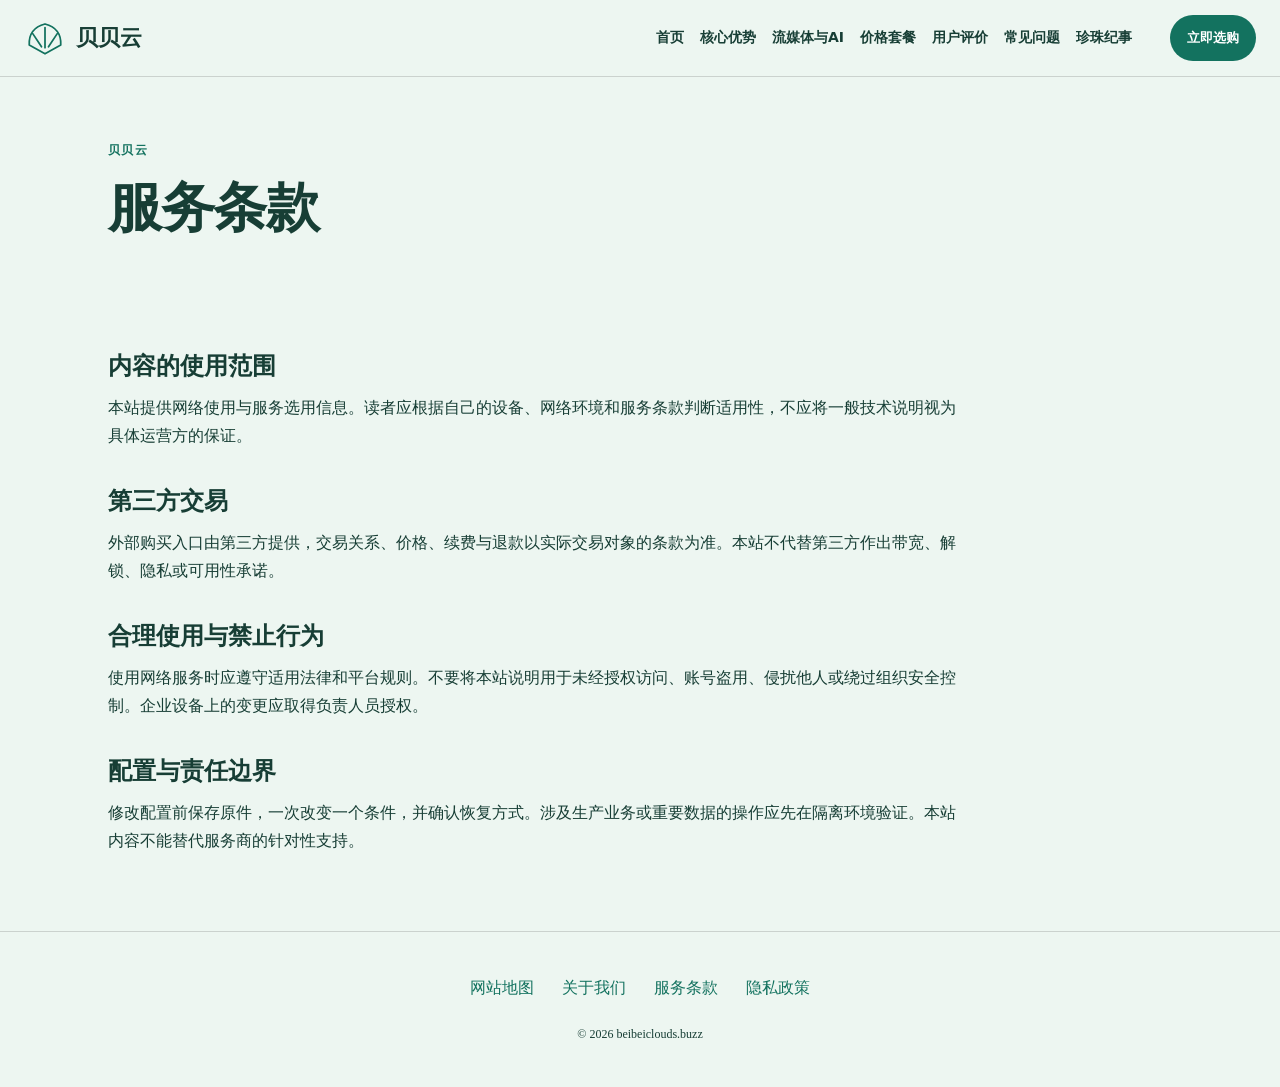
<file: terms.html>
<!DOCTYPE html>
<html lang="zh-CN"><head><meta charset="UTF-8"><meta name="viewport" content="width=device-width,initial-scale=1"><title>服务条款｜贝贝云·珍珠纪事</title><meta name="description" content="珍珠纪事的服务条款：说明贝贝云资料整理、内容使用与第三方服务边界。"><meta name="keywords" content="贝贝云,服务条款,珍珠纪事,网络使用指南"><link rel="canonical" href="https://beibeiclouds.buzz/terms.html"><meta property="og:type" content="website"><meta property="og:title" content="服务条款｜贝贝云·珍珠纪事"><meta property="og:description" content="珍珠纪事的服务条款：说明贝贝云资料整理、内容使用与第三方服务边界。"><meta property="og:url" content="https://beibeiclouds.buzz/terms.html"><meta property="og:image" content="https://beibeiclouds.buzz/share.png"><meta property="og:locale" content="zh_CN"><link rel="icon" href="favicon.svg" type="image/svg+xml"><link rel="stylesheet" href="style.css"><script defer src="menu.js"></script><script type="application/ld+json">{"@context": "https://schema.org", "@type": "WebPage", "name": "服务条款｜贝贝云·珍珠纪事", "url": "https://beibeiclouds.buzz/terms.html", "description": "珍珠纪事的服务条款：说明贝贝云资料整理、内容使用与第三方服务边界。", "inLanguage": "zh-CN"}</script></head><body class="site-0 hero-B review-0 faq-0 nav-0"><header class="site-header"><div class="nav-wrap"><a class="brand" href="index.html"><svg class="brand-mark" viewBox="0 0 48 48" aria-hidden="true"><path d="M6 32Q5 13 24 8Q43 13 42 32L24 42Z M24 12V35 M10 19L20 34 M38 19L28 34" fill="none" stroke="currentColor" stroke-width="2" stroke-linecap="round" stroke-linejoin="round"/></svg><span>贝贝云</span></a><nav id="site-menu" aria-label="主导航"><a href="index.html">首页</a><a href="index.html#features">核心优势</a><a href="index.html#streaming">流媒体与AI</a><a href="index.html#pricing">价格套餐</a><a href="index.html#testimonials">用户评价</a><a href="index.html#faq">常见问题</a><a href="pearl-chronicles.html">珍珠纪事</a></nav><div class="nav-actions"><a class="button compact" href="https://ww012.twilightaff.com/#/?code=A56DH1Af" target="_blank" rel="sponsored nofollow noopener">立即选购</a><button type="button" class="menu-toggle" aria-label="切换主导航菜单" aria-controls="site-menu" aria-expanded="false"><span></span><span></span></button></div></div></header><main class="site-main"><header class="page-heading"><span class="eyebrow">贝贝云</span><h1>服务条款</h1></header><div class="prose"><h2>内容的使用范围</h2><p>本站提供网络使用与服务选用信息。读者应根据自己的设备、网络环境和服务条款判断适用性，不应将一般技术说明视为具体运营方的保证。</p><h2>第三方交易</h2><p>外部购买入口由第三方提供，交易关系、价格、续费与退款以实际交易对象的条款为准。本站不代替第三方作出带宽、解锁、隐私或可用性承诺。</p><h2>合理使用与禁止行为</h2><p>使用网络服务时应遵守适用法律和平台规则。不要将本站说明用于未经授权访问、账号盗用、侵扰他人或绕过组织安全控制。企业设备上的变更应取得负责人员授权。</p><h2>配置与责任边界</h2><p>修改配置前保存原件，一次改变一个条件，并确认恢复方式。涉及生产业务或重要数据的操作应先在隔离环境验证。本站内容不能替代服务商的针对性支持。</p></div></main><footer class="site-footer"><nav aria-label="页脚导航"><a href="sitemap.html">网站地图</a><a href="about.html">关于我们</a><a href="terms.html">服务条款</a><a href="privacy.html">隐私政策</a></nav><p>© 2026 beibeiclouds.buzz</p></footer></body></html>
</file>
<file: style.css>
:root{--bg:#edf6f1;--ink:#173e35;--accent:#13725f;--panel:#ffffff70;--line:#00000025;--button-ink:#ffffff;--font:Georgia,"Noto Serif SC","Songti SC",SimSun,serif;--width:1120px;--radius:28px;}
*{box-sizing:border-box}html{scroll-behavior:smooth}body{margin:0;background:var(--bg);color:var(--ink);font-family:var(--font);line-height:1.75}a{color:var(--accent);text-decoration-thickness:1px;text-underline-offset:4px}a:visited{color:var(--accent)}a:hover{text-decoration:underline}button,a{-webkit-tap-highlight-color:transparent}button{font:inherit}a:focus-visible,button:focus-visible,summary:focus-visible{outline:3px solid var(--accent);outline-offset:5px}svg{max-width:100%}h1,h2,h3,p{margin-top:0}h1{font-size:clamp(30px,4.2vw,58px);line-height:1.2;letter-spacing:-.025em;max-width:19ch}h2{font-size:clamp(25px,3vw,38px);line-height:1.3;margin-bottom:12px}h3{font-size:19px;line-height:1.5}p{overflow-wrap:anywhere}img{max-width:100%;height:auto}.site-header{position:sticky;top:0;z-index:20;background:var(--bg);border-bottom:1px solid var(--line)}.nav-wrap{max-width:1440px;padding:15px 24px;margin:auto;display:flex;align-items:center;gap:24px}.brand{color:var(--ink)!important;display:flex;align-items:center;gap:10px;font-weight:800;white-space:nowrap;text-decoration:none;font-size:22px}.brand-mark{width:42px;height:42px;color:var(--accent)}#site-menu{display:flex;gap:17px;margin-left:auto;align-items:center}#site-menu a{font:600 13px/1.4 system-ui,sans-serif;text-decoration:none;color:var(--ink);white-space:nowrap}#site-menu a:hover{color:var(--accent)}.nav-actions{display:flex;align-items:center;gap:10px;margin-left:auto}.button{display:inline-flex;align-items:center;justify-content:center;background:var(--accent);color:var(--button-ink)!important;padding:13px 24px;border-radius:var(--radius);font:700 15px/1.5 system-ui,sans-serif;text-decoration:none;min-height:46px;white-space:nowrap}.button:hover{filter:brightness(.94);text-decoration:none}.compact{font-size:13px;padding:10px 17px}.menu-toggle{display:none;width:44px;height:44px;border:1px solid var(--line);background:transparent;border-radius:8px;color:var(--ink);align-items:center;justify-content:center;flex-direction:column;gap:6px}.menu-toggle span{display:block;width:20px;height:2px;background:currentColor}.site-main{max-width:var(--width);margin:auto;padding:0 28px;position:relative;z-index:1}.hero-section{min-height:600px;padding:72px 0;display:grid;grid-template-columns:1.1fr .9fr;gap:52px;align-items:center}.hero-intro{font-size:18px;max-width:40em}.eyebrow{display:block;color:var(--accent);font:700 12px/1.6 system-ui,sans-serif;letter-spacing:.12em;margin-bottom:16px}.hero-actions{display:flex;gap:24px;align-items:center;flex-wrap:wrap;margin-top:30px}.text-button{font-weight:700;min-height:44px;display:inline-flex;align-items:center}.hero-art{min-width:0;width:100%;display:flex;justify-content:center;align-items:center;animation:art-sway 9s ease-in-out infinite}.hero-art>svg{width:100%;height:auto!important;aspect-ratio:13/11;max-height:460px!important}.hero-A .hero-art{grid-column:1;grid-row:1}.hero-A .hero-copy{grid-column:2}.hero-C .hero-section{grid-template-columns:1fr;text-align:center;gap:28px;padding-bottom:40px}.hero-C h1,.hero-C .hero-intro{margin-left:auto;margin-right:auto}.hero-C .hero-actions{justify-content:center}.hero-C .hero-art{width:min(660px,100%);margin:auto}.hero-D .hero-section{display:block;text-align:center;min-height:620px;padding-top:130px}.hero-D h1,.hero-D .hero-intro{margin-left:auto;margin-right:auto}.hero-D .hero-actions{justify-content:center}.hero-D .hero-section>.hero-art{display:none}.site-art{position:fixed;inset:70px 0 0;pointer-events:none;z-index:0;display:flex;align-items:center;justify-content:center;opacity:.15;animation:art-sway 12s ease-in-out infinite}.site-art>svg{width:85vw;height:80vh!important;max-height:none!important}.section{padding:70px 0;border-top:1px solid var(--line);scroll-margin-top:100px}.section-heading{margin-bottom:32px}.section-intro{max-width:750px;margin-bottom:26px}.features{display:grid;gap:24px}.feature{display:flex;gap:20px;padding:24px;border:1px solid var(--line);border-radius:var(--radius);background:var(--panel)}.feature>svg{width:46px;height:46px;flex-shrink:0;color:var(--accent)}.feature p{margin-bottom:0}.features.tiles{grid-template-columns:repeat(2,minmax(0,1fr))}.features.rail{grid-template-columns:repeat(4,minmax(0,1fr))}.features.rail .feature{display:block;padding:22px 18px}.features.rail .feature svg{margin-bottom:14px}.features.list .feature{border-width:0 0 1px;border-radius:0;background:transparent}.features.list{grid-template-columns:1fr}.features.list .feature>div{display:grid;grid-template-columns:220px 1fr;gap:28px}.use-cases{display:grid;gap:24px}.use-cases.columns{grid-template-columns:repeat(3,minmax(0,1fr))}.use-case{padding:28px;background:var(--panel);border-radius:var(--radius);position:relative;border:1px solid var(--line)}.use-cases.rows .use-case{display:grid;grid-template-columns:50px 170px 1fr;gap:12px 24px;align-items:start}.use-cases.rows .use-case>p:not(.platforms),.use-cases.rows .status{grid-column:3}.use-cases.steps .use-case:nth-child(2){margin-left:7%}.use-cases.steps .use-case:nth-child(3){margin-left:14%}.item-no,.review-mark{color:var(--accent);font-size:26px;font-weight:700}.platforms{font-size:14px;color:var(--accent)}.status{font-size:12px;border-top:1px solid var(--line);padding-top:10px;display:block}.plans{display:grid;gap:22px}.plans.cards{grid-template-columns:repeat(3,minmax(0,1fr))}.plan{padding:28px;border:1px solid var(--line);border-radius:var(--radius);background:var(--panel)}.price-value{font-size:24px;font-weight:700;color:var(--accent)}dl{margin:20px 0}dl>div{display:flex;justify-content:space-between;gap:12px;padding:10px 0;border-bottom:1px solid var(--line);font-size:14px}dd{margin:0}.plans.table .plan{display:grid;grid-template-columns:1fr 1fr 2fr;gap:8px 24px;align-items:center}.plans.table .plan>h3{grid-column:1}.plans.table .price-value{grid-column:2;grid-row:1/3}.plans.table dl{grid-column:3;grid-row:1/4;margin:0}.plans.table .small{grid-column:1/3}.small{font-size:12px;opacity:.8}.reviews{display:grid;grid-template-columns:repeat(3,minmax(0,1fr));gap:28px}.review{padding:28px 0;border-top:3px solid var(--accent)}.review h3{margin-top:16px}.faq-list{max-width:900px}.faq-list details{padding:18px 0;border-bottom:1px solid var(--line)}summary{cursor:pointer;font-weight:700;padding-right:20px}details p{margin:16px 0 4px;max-width:75ch}.site-footer{position:relative;z-index:1;padding:42px 24px;border-top:1px solid var(--line);background:var(--bg);text-align:center}.site-footer nav{display:flex;gap:28px;justify-content:center;flex-wrap:wrap}.site-footer p{font-size:12px;margin:22px 0 0}.page-heading{padding:64px 0 38px}.page-heading h1{max-width:25ch}.article-list{display:grid;gap:28px;padding-bottom:70px;counter-reset:stories}.article-card{border:1px solid var(--line);background:var(--panel);border-radius:var(--radius);padding:30px;counter-increment:stories;position:relative}.article-card::before{content:counter(stories,decimal-leading-zero);display:block;font-size:26px;color:var(--accent);margin-bottom:16px}.article-card h2{font-size:23px}.article-card p{margin-bottom:20px}.article-list.split{grid-template-columns:repeat(2,minmax(0,1fr))}.article-list.stack{grid-template-columns:1fr}.article-list.stack .article-card{display:grid;grid-template-columns:64px 1fr 1fr;gap:20px}.article-list.stack .article-card a{grid-column:2}.article-list.mosaic{grid-template-columns:repeat(3,minmax(0,1fr))}.article-list.mosaic .article-card:first-child{grid-column:span 2}.article-page{max-width:850px;margin:auto;padding:56px 0 80px}.article-page h1{max-width:100%;font-size:clamp(28px,3.5vw,44px)}.article-page .lead{font-size:18px;padding-bottom:24px;border-bottom:1px solid var(--line)}.article-body h2{font-size:25px;margin:40px 0 18px}.article-body p{font-size:17px;line-height:1.95;margin-bottom:20px}.article-body a,.article-body a:visited{color:var(--accent);font-weight:700}.sources{margin-top:40px;padding-top:20px;border-top:1px solid var(--line);font-size:12px}.sources p{overflow-wrap:anywhere}.prose{max-width:850px;padding-bottom:60px}.prose h2{font-size:24px;margin-top:36px}.map-links{list-style:none;padding:0;display:grid;gap:14px}.site-0 .section-heading,.site-6 .section-heading,.site-12 .section-heading{border-left:5px solid var(--accent);padding-left:22px}.site-1 .section-heading,.site-7 .section-heading,.site-13 .section-heading{text-align:center}.site-2 .section-heading,.site-8 .section-heading,.site-14 .section-heading{display:flex;align-items:baseline;gap:30px;flex-wrap:wrap}.site-3 .section,.site-9 .section,.site-15 .section{border-top-width:3px}.site-4 .feature,.site-10 .feature,.site-16 .feature{border-inline-start:5px solid var(--accent)}.site-5 .use-case,.site-11 .use-case,.site-17 .use-case{border-top:4px solid var(--accent)}@keyframes art-sway{0%,100%{transform:translateY(0)}50%{transform:translateY(-8px)}}
@media(max-width:1240px){#site-menu{display:none;position:absolute;left:0;right:0;top:100%;padding:22px;background:var(--bg);border-bottom:1px solid var(--line);box-shadow:0 12px 20px #0001;margin:0;flex-direction:column;align-items:stretch;gap:0}#site-menu.is-open{display:flex}#site-menu a{padding:12px}.menu-toggle{display:flex}.features.rail{grid-template-columns:repeat(2,minmax(0,1fr))}.nav-wrap{position:relative}.nav-actions{margin-left:auto}}
@media(max-width:768px){.site-main{padding:0 22px}.hero-section,.hero-A .hero-section{grid-template-columns:1fr;gap:24px;padding:42px 0;min-height:0}.hero-A .hero-copy,.hero-A .hero-art{grid-column:auto;grid-row:auto}.hero-A .hero-copy{order:0}.hero-A .hero-art{order:1}.hero-art>svg{max-height:340px!important}.hero-D .hero-section{padding:75px 0;min-height:520px}.hero-intro{font-size:16px}.hero-copy h1{max-width:21ch}.section{padding:48px 0}.features.tiles,.features.rail,.use-cases.columns,.plans.cards,.reviews,.article-list.split,.article-list.mosaic{grid-template-columns:1fr}.features.list .feature>div{display:block}.features.rail .feature{display:flex}.use-cases.rows .use-case{display:block}.use-cases.steps .use-case:nth-child(n){margin-left:0}.plans.table .plan{display:block}.article-list.mosaic .article-card:first-child{grid-column:auto}.article-list.stack .article-card{display:block}.page-heading{padding-top:40px}.article-page{padding-top:38px}.article-body p{font-size:16px}.nav-wrap{padding:12px 16px;gap:12px}.brand{font-size:19px;gap:7px}.brand-mark{width:32px;height:32px}.compact{padding:10px 12px;font-size:12px}.site-footer nav{gap:14px 24px}.site-art{opacity:.09}.section-heading{display:block!important}}
@media(max-width:360px){.site-main{padding:0 16px}.nav-wrap{padding:10px 12px}.brand-mark{width:28px}.brand{font-size:17px}.nav-actions{gap:7px}.compact{padding:9px}.menu-toggle{width:38px;height:40px}.hero-actions{gap:18px}.feature,.plan,.use-case,.article-card{padding:21px}.hero-copy h1{font-size:29px}}
@media(prefers-reduced-motion:reduce){html{scroll-behavior:auto}*,*::before,*::after{animation:none!important;transition:none!important}}

.review-1 .reviews{grid-template-columns:1fr}.review-1 .review{display:grid;grid-template-columns:70px 180px 1fr;gap:14px;align-items:baseline;padding:22px 0;border-top-width:1px}.review-1 .review h3{margin:0}.review-1 .review .small{grid-column:3}.review-2 .reviews{grid-template-columns:1.3fr 1fr}.review-2 .review:first-child{grid-row:span 2;padding:36px;border:1px solid var(--line);border-radius:var(--radius);background:var(--panel)}.faq-1 .faq-list{max-width:none;display:grid;grid-template-columns:1fr 1fr;gap:24px}.faq-1 details:last-child{grid-column:span 2}.faq-2 .faq-list{margin-left:22%;border-left:3px solid var(--accent);padding-left:28px}.site-0 .hero-section{grid-template-columns:1.25fr .75fr}.site-1 .hero-section{grid-template-columns:1.1fr 1fr}.site-4 .hero-section{gap:90px}.site-5 .hero-copy{border-left:3px solid var(--accent);padding-left:30px}.site-6 .hero-art{border:1px solid var(--line);border-radius:50%;padding:25px}.site-7 .hero-section{padding-top:52px}.site-7 .hero-art{max-width:520px}.site-9 h1{font-size:clamp(32px,4.8vw,65px)}.site-10 .hero-section{grid-template-columns:.8fr 1.2fr}.site-11 .hero-copy{max-width:900px;margin:auto}.site-13 .hero-art{max-width:570px}.site-14 .hero-copy{border-bottom:4px solid var(--accent);padding-bottom:32px}.site-15 h1{font-weight:500;letter-spacing:-.04em}.site-17 .hero-section{gap:80px}.site-art{opacity:.3}.hero-D .article-page,.hero-D .prose{background:color-mix(in srgb,var(--bg) 88%,transparent);padding:36px}.hero-D .hero-copy{position:relative}.hero-D .hero-copy::before{content:'';position:absolute;inset:-25px -15px;background:radial-gradient(ellipse,var(--bg),transparent 75%);z-index:-1;pointer-events:none}
@media(min-width:1241px){.nav-1 .nav-wrap{display:grid;grid-template-columns:1fr auto 1fr;gap:10px 30px}.nav-1 .brand{grid-column:2;grid-row:1;justify-content:center}.nav-1 .nav-actions{grid-column:3;grid-row:1}.nav-1 #site-menu{grid-column:1/4;grid-row:2;justify-content:center;margin:auto;padding-top:6px}.nav-1 .section{scroll-margin-top:160px}.nav-2 .nav-wrap{display:grid;grid-template-columns:auto 1fr auto;gap:10px 35px}.nav-2 .brand{grid-row:1/3}.nav-2 #site-menu{grid-column:2/4;grid-row:2;justify-content:flex-end;margin:0}.nav-2 .nav-actions{grid-column:3;grid-row:1}.nav-2 .section{scroll-margin-top:150px}}
@media(max-width:768px){.hero-section{grid-template-columns:1fr!important;gap:26px!important}.hero-copy{border-left:0!important;padding-left:0!important}.review-1 .review{display:block}.review-1 .review h3{margin:12px 0}.review-2 .reviews{grid-template-columns:1fr}.review-2 .review:first-child{grid-row:auto;padding:24px}.faq-1 .faq-list{grid-template-columns:1fr;gap:0}.faq-1 details:last-child{grid-column:auto}.faq-2 .faq-list{margin-left:0;padding-left:20px}.site-art{opacity:.22}.hero-D .article-page,.hero-D .prose{padding:26px 10px}}
.site-2 .site-art{opacity:.85}.site-12 .site-art{opacity:1}.site-12 .site-art path{opacity:.65}.site-16 .site-art{opacity:.6}@media(max-width:768px){.site-2 .site-art{opacity:.7}.site-12 .site-art{opacity:1}.site-16 .site-art{opacity:.5}}.site-5 .hero-art{position:relative}.site-5 .hero-art>svg:first-child{position:absolute;inset:0}.site-5 .coffee-mark{position:relative}.roast-bean{animation:roast-rock 9s ease-in-out infinite}@keyframes roast-rock{0%,100%{transform:rotate(-3deg)}50%{transform:rotate(5deg)}}@media(prefers-reduced-motion:reduce){.roast-bean{animation:none!important}}h1,h2{text-wrap:balance}
/* Card presentation revision */
a,a:link,a:visited,a:hover,a:focus{text-decoration:none!important}.features,.features.rail,.features.tiles,.features.list{display:grid;grid-template-columns:repeat(2,minmax(0,1fr));gap:24px}.features.list .feature>div{display:block}.feature,.features.rail .feature{display:block;padding:28px}.feature>svg{margin-bottom:16px}.use-cases,.use-cases.rows,.use-cases.steps,.use-cases.columns{display:grid;grid-template-columns:repeat(3,minmax(0,1fr));gap:24px}.use-cases.rows .use-case{display:block}.use-cases.steps .use-case:nth-child(n){margin-left:0}.plans,.plans.table,.plans.cards{grid-template-columns:repeat(3,minmax(0,1fr));align-items:stretch}.plans.table .plan,.plan{display:flex;flex-direction:column;padding:30px;border-radius:var(--radius)}.plan .price-value{font-size:40px;margin:16px 0}.price-value small{font-size:14px;font-weight:400}.quota{padding:18px 0;border-top:1px solid var(--line);border-bottom:1px solid var(--line)}.quota strong{font-size:28px}.plan ul{padding-left:19px;flex:1}.plan li{margin:14px 0}.reviews,.review-1 .reviews,.review-2 .reviews{display:grid;grid-template-columns:repeat(3,minmax(0,1fr));gap:24px}.review,.review-1 .review,.review-2 .review:first-child{display:block;grid-row:auto;padding:26px;border:1px solid var(--line);border-radius:var(--radius);background:var(--panel)}.faq-1 .faq-list{display:block}.faq-2 .faq-list{margin-left:0}.site-5 .hero-copy{border-left:0;padding-left:0}@media(max-width:768px){.features,.features.rail,.features.tiles,.features.list,.use-cases,.use-cases.rows,.use-cases.steps,.use-cases.columns,.plans,.plans.cards,.plans.table,.reviews,.review-1 .reviews,.review-2 .reviews{grid-template-columns:1fr}}

/* Final vertical cards, including the independent article index. */
.features,.features.rail,.features.tiles,.features.list{grid-template-columns:repeat(4,minmax(0,1fr));align-items:stretch}
.feature,.features.list .feature,.features.rail .feature{display:flex;flex-direction:column;border:1px solid var(--line);border-radius:var(--radius);background:var(--panel);padding:25px 22px;min-height:275px}
.features.list .feature>div{display:block}.feature p{font-size:15px}.feature>svg{margin:0 0 18px}.use-case{min-height:280px;display:flex!important;flex-direction:column}.use-case .platforms{margin-top:0}
.plan{min-height:430px}.plan ul{margin-bottom:0}.reviews .review{min-height:270px}.reviews .review .small{line-height:1.8}
.article-list,.article-list.split,.article-list.stack,.article-list.mosaic{grid-template-columns:repeat(3,minmax(0,1fr));align-items:stretch}
.article-list .article-card,.article-list.stack .article-card{display:flex;flex-direction:column;gap:0;min-height:320px;padding:28px}.article-list.mosaic .article-card:first-child{grid-column:auto}.article-card a{margin-top:auto;align-self:flex-start;padding:8px 0}.article-card h2{font-size:22px}
@media(max-width:1100px) and (min-width:769px){.features,.features.rail,.features.tiles,.features.list{grid-template-columns:repeat(2,minmax(0,1fr))}.article-list,.article-list.split,.article-list.stack,.article-list.mosaic{grid-template-columns:repeat(2,minmax(0,1fr))}.plan{padding:22px!important}.price-value{font-size:34px!important}}
@media(max-width:768px){.features,.features.rail,.features.tiles,.features.list,.article-list,.article-list.split,.article-list.stack,.article-list.mosaic{grid-template-columns:1fr}.feature,.features.list .feature,.features.rail .feature,.use-case,.reviews .review{min-height:0}.plan{min-height:400px}.article-list .article-card{min-height:265px}.hero-art{max-width:100%}.site-art{max-width:100vw}}

/* ==========================================================================
   Navigation Alignment, Article Hyperlinks & Clickable Cards Update
   ========================================================================== */

/* 1. Ensure CTA button and all menu items stay on the exact same row */
.site-header .nav-wrap,
.nav-0 .nav-wrap,
.nav-1 .nav-wrap,
.nav-2 .nav-wrap {
  display: flex !important;
  align-items: center !important;
  justify-content: flex-start !important;
  gap: 20px !important;
  flex-wrap: nowrap !important;
  grid-template-columns: none !important;
  grid-template-rows: none !important;
}

.site-header .brand,
.nav-0 .brand,
.nav-1 .brand,
.nav-2 .brand {
  flex-shrink: 0 !important;
  margin-right: auto !important;
  grid-column: auto !important;
  grid-row: auto !important;
}

.site-header #site-menu,
.nav-0 #site-menu,
.nav-1 #site-menu,
.nav-2 #site-menu {
  display: flex !important;
  align-items: center !important;
  gap: 16px !important;
  margin: 0 !important;
  padding: 0 !important;
  flex-shrink: 0 !important;
  grid-column: auto !important;
  grid-row: auto !important;
}

.site-header #site-menu a,
.nav-0 #site-menu a,
.nav-1 #site-menu a,
.nav-2 #site-menu a {
  white-space: nowrap !important;
  font-size: 14px !important;
}

.site-header .nav-actions,
.nav-0 .nav-actions,
.nav-1 .nav-actions,
.nav-2 .nav-actions {
  display: flex !important;
  align-items: center !important;
  gap: 12px !important;
  margin-left: 18px !important;
  flex-shrink: 0 !important;
  grid-column: auto !important;
  grid-row: auto !important;
}

.site-header .nav-actions .button,
.nav-0 .nav-actions .button,
.nav-1 .nav-actions .button,
.nav-2 .nav-actions .button {
  white-space: nowrap !important;
}

/* Responsive mobile drawer below 980px */
@media (max-width: 980px) {
  .site-header #site-menu,
  .nav-0 #site-menu,
  .nav-1 #site-menu,
  .nav-2 #site-menu {
    display: none !important;
    position: absolute !important;
    left: 0 !important;
    right: 0 !important;
    top: 100% !important;
    padding: 18px 24px !important;
    background: var(--bg) !important;
    border-bottom: 1px solid var(--line) !important;
    box-shadow: 0 12px 24px rgba(0, 0, 0, 0.15) !important;
    flex-direction: column !important;
    align-items: stretch !important;
    gap: 0 !important;
    z-index: 100 !important;
  }
  .site-header #site-menu.is-open,
  .nav-0 #site-menu.is-open,
  .nav-1 #site-menu.is-open,
  .nav-2 #site-menu.is-open {
    display: flex !important;
  }
  .site-header #site-menu a,
  .nav-0 #site-menu a,
  .nav-1 #site-menu a,
  .nav-2 #site-menu a {
    padding: 12px 0 !important;
    border-bottom: 1px solid var(--line) !important;
  }
  .site-header #site-menu a:last-child,
  .nav-0 #site-menu a:last-child,
  .nav-1 #site-menu a:last-child,
  .nav-2 #site-menu a:last-child {
    border-bottom: none !important;
  }
  .site-header .menu-toggle {
    display: flex !important;
  }
}

/* 2. Article & prose hyperlinks prominent colored styling */
.article-page a:not(.button):not(.brand),
.article-body a:not(.button):not(.brand),
.prose a:not(.button):not(.brand),
article a:not(.button):not(.brand) {
  color: var(--accent) !important;
  font-weight: 700 !important;
  text-decoration: underline !important;
  text-decoration-thickness: 2px !important;
  text-underline-offset: 4px !important;
  transition: opacity 0.2s ease !important;
}

.article-page a:not(.button):not(.brand):hover,
.article-body a:not(.button):not(.brand):hover,
.prose a:not(.button):not(.brand):hover,
article a:not(.button):not(.brand):hover {
  text-decoration: underline !important;
  opacity: 0.8 !important;
}

/* 3. Entire Article Card Clickable */
.article-list .article-card,
.article-card {
  position: relative !important;
  cursor: pointer !important;
  transition: transform 0.2s ease, box-shadow 0.2s ease, border-color 0.2s ease !important;
}

.article-list .article-card:hover,
.article-card:hover {
  transform: translateY(-4px) !important;
  box-shadow: 0 10px 24px rgba(0, 0, 0, 0.15) !important;
  border-color: var(--accent) !important;
}

.article-card a {
  color: var(--accent) !important;
  font-weight: 700 !important;
  position: static !important;
}

.article-card a::after {
  content: "" !important;
  position: absolute !important;
  inset: 0 !important;
  z-index: 2 !important;
  cursor: pointer !important;
}

/* 4. Pricing Plan Purchase Button */
.plan .button {
  width: 100% !important;
  margin-top: 24px !important;
  text-align: center !important;
  box-shadow: 0 4px 14px rgba(0, 0, 0, 0.12) !important;
  transition: transform 0.2s ease, filter 0.2s ease, box-shadow 0.2s ease !important;
}
.plan .button:hover {
  transform: translateY(-2px) !important;
  filter: brightness(0.92) !important;
  box-shadow: 0 6px 18px rgba(0, 0, 0, 0.18) !important;
}
</file>
